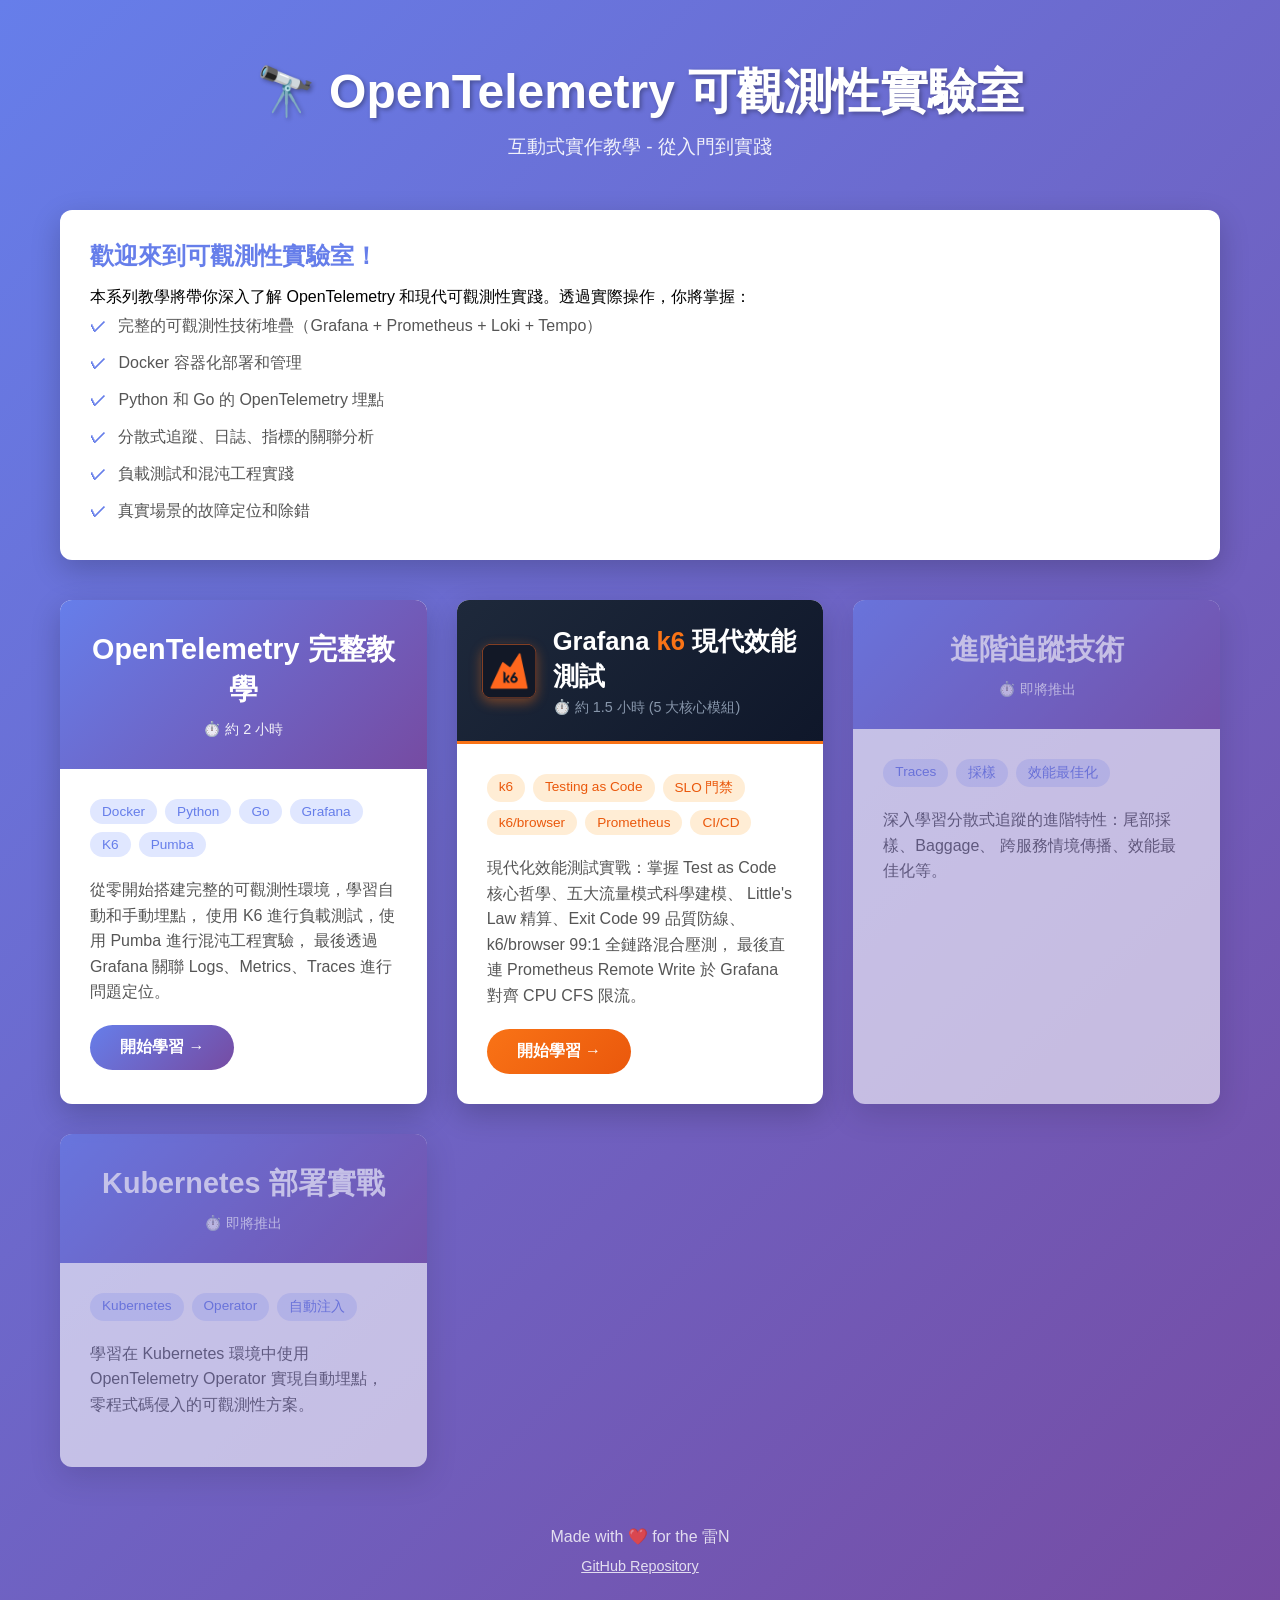
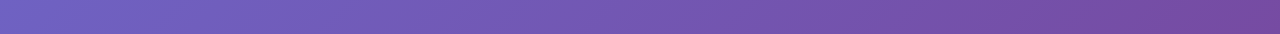
<file: codelabs/generated/index.html>
<!DOCTYPE html>
<html lang="zh-TW">
<head>
    <meta charset="UTF-8">
    <meta name="viewport" content="width=device-width, initial-scale=1.0">

    <!-- Primary Meta Tags -->
    <title>OpenTelemetry 可觀測性實驗室 - 互動式實作教學</title>
    <meta name="title" content="OpenTelemetry 可觀測性實驗室 - 互動式實作教學">
    <meta name="description" content="完整的 OpenTelemetry 可觀測性實驗室，學習 Logs、Metrics、Traces 三大支柱關聯。包含 Python/Go 自動與手動埋點、Grafana、Prometheus、Loki、Tempo 實戰教學。">
    <meta name="keywords" content="OpenTelemetry, 可觀測性, Observability, Grafana, Prometheus, Loki, Tempo, 分散式追蹤, Distributed Tracing, Metrics, Logs, Python, Go, Docker, Kubernetes, 監控, 教學, Tutorial">
    <meta name="author" content="雷N（呂健誠）">
    <meta name="robots" content="index, follow">
    <link rel="canonical" href="https://tedmax100.github.io/o11y_lab_for_dummies/">

    <!-- Open Graph / Facebook -->
    <meta property="og:type" content="website">
    <meta property="og:url" content="https://tedmax100.github.io/o11y_lab_for_dummies/">
    <meta property="og:title" content="OpenTelemetry 可觀測性實驗室 - 互動式實作教學">
    <meta property="og:description" content="完整的 OpenTelemetry 可觀測性實驗室，學習 Logs、Metrics、Traces 三大支柱關聯。包含 Python/Go 自動與手動埋點、Grafana 實戰教學。">
    <meta property="og:image" content="https://tedmax100.github.io/o11y_lab_for_dummies/og-image.png">
    <meta property="og:locale" content="zh_TW">
    <meta property="og:site_name" content="OpenTelemetry 可觀測性實驗室">

    <!-- Twitter -->
    <meta property="twitter:card" content="summary_large_image">
    <meta property="twitter:url" content="https://tedmax100.github.io/o11y_lab_for_dummies/">
    <meta property="twitter:title" content="OpenTelemetry 可觀測性實驗室 - 互動式實作教學">
    <meta property="twitter:description" content="完整的 OpenTelemetry 可觀測性實驗室，學習 Logs、Metrics、Traces 三大支柱關聯。">
    <meta property="twitter:image" content="https://tedmax100.github.io/o11y_lab_for_dummies/og-image.png">

    <!-- Theme Color -->
    <meta name="theme-color" content="#667eea">
    <meta name="apple-mobile-web-app-status-bar-style" content="#667eea">

    <!-- Favicon -->
    <link rel="icon" type="image/png" sizes="32x32" href="favicon-32x32.png">
    <link rel="icon" type="image/png" sizes="16x16" href="favicon-16x16.png">
    <link rel="apple-touch-icon" sizes="180x180" href="apple-touch-icon.png">

    <!-- Preconnect for performance -->
    <link rel="preconnect" href="https://fonts.googleapis.com">
    <link rel="dns-prefetch" href="https://fonts.googleapis.com">

    <style>
        * {
            margin: 0;
            padding: 0;
            box-sizing: border-box;
        }

        body {
            font-family: 'Segoe UI', Tahoma, Geneva, Verdana, sans-serif;
            background: linear-gradient(135deg, #667eea 0%, #764ba2 100%);
            min-height: 100vh;
            padding: 20px;
        }

        .container {
            max-width: 1200px;
            margin: 0 auto;
            padding: 40px 20px;
        }

        header {
            text-align: center;
            color: white;
            margin-bottom: 50px;
        }

        h1 {
            font-size: 3em;
            margin-bottom: 10px;
            text-shadow: 2px 2px 4px rgba(0,0,0,0.3);
        }

        .subtitle {
            font-size: 1.2em;
            opacity: 0.9;
        }

        .codelabs-grid {
            display: grid;
            grid-template-columns: repeat(auto-fit, minmax(350px, 1fr));
            gap: 30px;
            margin-top: 40px;
        }

        .codelab-card {
            background: white;
            border-radius: 12px;
            box-shadow: 0 10px 30px rgba(0,0,0,0.2);
            overflow: hidden;
            transition: transform 0.3s ease, box-shadow 0.3s ease;
            cursor: pointer;
        }

        .codelab-card:hover {
            transform: translateY(-5px);
            box-shadow: 0 15px 40px rgba(0,0,0,0.3);
        }

        .card-header {
            background: linear-gradient(135deg, #667eea 0%, #764ba2 100%);
            color: white;
            padding: 30px;
            text-align: center;
        }

        .card-header h2 {
            font-size: 1.8em;
            margin-bottom: 10px;
        }

        .card-header .duration {
            font-size: 0.9em;
            opacity: 0.9;
        }

        .card-body {
            padding: 30px;
        }

        .card-body p {
            color: #555;
            line-height: 1.6;
            margin-bottom: 20px;
        }

        .tags {
            display: flex;
            flex-wrap: wrap;
            gap: 8px;
            margin-bottom: 20px;
        }

        .tag {
            background: #e0e7ff;
            color: #667eea;
            padding: 5px 12px;
            border-radius: 20px;
            font-size: 0.85em;
            font-weight: 500;
        }

        .start-button {
            display: inline-block;
            background: linear-gradient(135deg, #667eea 0%, #764ba2 100%);
            color: white;
            padding: 12px 30px;
            border-radius: 25px;
            text-decoration: none;
            font-weight: 600;
            transition: transform 0.2s ease;
        }

        .start-button:hover {
            transform: scale(1.05);
        }

        .info-section {
            background: white;
            border-radius: 12px;
            padding: 30px;
            margin-bottom: 40px;
            box-shadow: 0 10px 30px rgba(0,0,0,0.2);
        }

        .info-section h3 {
            color: #667eea;
            margin-bottom: 15px;
            font-size: 1.5em;
        }

        .info-section ul {
            list-style: none;
            padding-left: 0;
        }

        .info-section li {
            padding: 8px 0;
            color: #555;
        }

        .info-section li:before {
            content: "✓ ";
            color: #667eea;
            font-weight: bold;
            margin-right: 8px;
        }

        footer {
            text-align: center;
            color: white;
            margin-top: 60px;
            opacity: 0.8;
        }
    </style>
</head>
<body>
    <div class="container">
        <header>
            <h1>🔭 OpenTelemetry 可觀測性實驗室</h1>
            <p class="subtitle">互動式實作教學 - 從入門到實踐</p>
        </header>

        <div class="info-section">
            <h3>歡迎來到可觀測性實驗室！</h3>
            <p>本系列教學將帶你深入了解 OpenTelemetry 和現代可觀測性實踐。透過實際操作，你將掌握：</p>
            <ul>
                <li>完整的可觀測性技術堆疊（Grafana + Prometheus + Loki + Tempo）</li>
                <li>Docker 容器化部署和管理</li>
                <li>Python 和 Go 的 OpenTelemetry 埋點</li>
                <li>分散式追蹤、日誌、指標的關聯分析</li>
                <li>負載測試和混沌工程實踐</li>
                <li>真實場景的故障定位和除錯</li>
            </ul>
        </div>

        <div class="codelabs-grid">
            <div class="codelab-card" onclick="window.location.href='o11y-lab-tutorial/index.html'">
                <div class="card-header">
                    <h2>OpenTelemetry 完整教學</h2>
                    <p class="duration">⏱️ 約 2 小時</p>
                </div>
                <div class="card-body">
                    <div class="tags">
                        <span class="tag">Docker</span>
                        <span class="tag">Python</span>
                        <span class="tag">Go</span>
                        <span class="tag">Grafana</span>
                        <span class="tag">K6</span>
                        <span class="tag">Pumba</span>
                    </div>
                    <p>
                        從零開始搭建完整的可觀測性環境，學習自動和手動埋點，
                        使用 K6 進行負載測試，使用 Pumba 進行混沌工程實驗，
                        最後透過 Grafana 關聯 Logs、Metrics、Traces 進行問題定位。
                    </p>
                    <a href="o11y-lab-tutorial/index.html" class="start-button">開始學習 →</a>
                </div>
            </div>

            <!-- Grafana k6 現代效能測試專欄卡片 -->
            <div class="codelab-card" onclick="window.location.href='k6-performance-testing/index.html'">
                <div class="card-header" style="background: linear-gradient(135deg, #1e293b 0%, #0f172a 100%); border-bottom: 3px solid #f97316; display: flex; align-items: center; justify-content: center; gap: 16px; padding: 24px;">
                    <img src="assets/images/k6-icon-square.png" alt="Grafana k6 Logo" style="width: 56px; height: 56px; border-radius: 12px; box-shadow: 0 4px 12px rgba(249, 115, 22, 0.4);">
                    <div style="text-align: left;">
                        <h2 style="margin: 0; font-size: 1.6em; color: #fff;">Grafana <span style="color: #f97316;">k6</span> 現代效能測試</h2>
                        <p class="duration" style="margin-top: 4px; color: #94a3b8;">⏱️ 約 1.5 小時 (5 大核心模組)</p>
                    </div>
                </div>
                <div class="card-body">
                    <div class="tags">
                        <span class="tag" style="background: #ffedd5; color: #ea580c;">k6</span>
                        <span class="tag" style="background: #ffedd5; color: #ea580c;">Testing as Code</span>
                        <span class="tag" style="background: #ffedd5; color: #ea580c;">SLO 門禁</span>
                        <span class="tag" style="background: #ffedd5; color: #ea580c;">k6/browser</span>
                        <span class="tag" style="background: #ffedd5; color: #ea580c;">Prometheus</span>
                        <span class="tag" style="background: #ffedd5; color: #ea580c;">CI/CD</span>
                    </div>
                    <p>
                        現代化效能測試實戰：掌握 Test as Code 核心哲學、五大流量模式科學建模、
                        Little's Law 精算、Exit Code 99 品質防線、k6/browser 99:1 全鏈路混合壓測，
                        最後直連 Prometheus Remote Write 於 Grafana 對齊 CPU CFS 限流。
                    </p>
                    <a href="k6-performance-testing/index.html" class="start-button" style="background: linear-gradient(135deg, #f97316 0%, #ea580c 100%);">開始學習 →</a>
                </div>
            </div>

            <!-- 可以在這裡新增更多教學卡片 -->
            <div class="codelab-card" style="opacity: 0.6; cursor: not-allowed;">
                <div class="card-header">
                    <h2>進階追蹤技術</h2>
                    <p class="duration">⏱️ 即將推出</p>
                </div>
                <div class="card-body">
                    <div class="tags">
                        <span class="tag">Traces</span>
                        <span class="tag">採樣</span>
                        <span class="tag">效能最佳化</span>
                    </div>
                    <p>
                        深入學習分散式追蹤的進階特性：尾部採樣、Baggage、
                        跨服務情境傳播、效能最佳化等。
                    </p>
                </div>
            </div>

            <div class="codelab-card" style="opacity: 0.6; cursor: not-allowed;">
                <div class="card-header">
                    <h2>Kubernetes 部署實戰</h2>
                    <p class="duration">⏱️ 即將推出</p>
                </div>
                <div class="card-body">
                    <div class="tags">
                        <span class="tag">Kubernetes</span>
                        <span class="tag">Operator</span>
                        <span class="tag">自動注入</span>
                    </div>
                    <p>
                        學習在 Kubernetes 環境中使用 OpenTelemetry Operator
                        實現自動埋點，零程式碼侵入的可觀測性方案。
                    </p>
                </div>
            </div>
        </div>

        <footer>
            <p>Made with ❤️ for the 雷N</p>
            <p style="margin-top: 10px; font-size: 0.9em;">
                <a href="https://github.com/tedmax100/o11y_lab_for_dummies"
                   style="color: white; text-decoration: underline;">
                    GitHub Repository
                </a>
            </p>
        </footer>
    </div>

    <!-- Structured Data (JSON-LD) -->
    <script type="application/ld+json">
    {
        "@context": "https://schema.org",
        "@type": "Course",
        "name": "OpenTelemetry 可觀測性實驗室",
        "description": "完整的 OpenTelemetry 可觀測性實驗室，學習 Logs、Metrics、Traces 三大支柱關聯。包含 Python/Go 自動與手動埋點、Grafana、Prometheus、Loki、Tempo 實戰教學。",
        "provider": {
            "@type": "Organization",
            "name": "雷N（呂健誠）",
            "url": "https://ganhua.wang/"
        },
        "url": "https://tedmax100.github.io/o11y_lab_for_dummies/",
        "inLanguage": "zh-TW",
        "educationalLevel": "Intermediate",
        "teaches": [
            "OpenTelemetry",
            "可觀測性",
            "分散式追蹤",
            "Grafana",
            "Prometheus",
            "Loki",
            "Tempo"
        ],
        "hasCourseInstance": {
            "@type": "CourseInstance",
            "courseMode": "online",
            "courseWorkload": "PT2H"
        }
    }
    </script>

    <script type="application/ld+json">
    {
        "@context": "https://schema.org",
        "@type": "WebSite",
        "name": "OpenTelemetry 可觀測性實驗室",
        "url": "https://tedmax100.github.io/o11y_lab_for_dummies/",
        "description": "互動式 OpenTelemetry 可觀測性教學平台",
        "inLanguage": "zh-TW",
        "author": {
            "@type": "Person",
            "name": "雷N（呂健誠）",
            "url": "https://ganhua.wang/"
        }
    }
    </script>
</body>
</html>
</file>
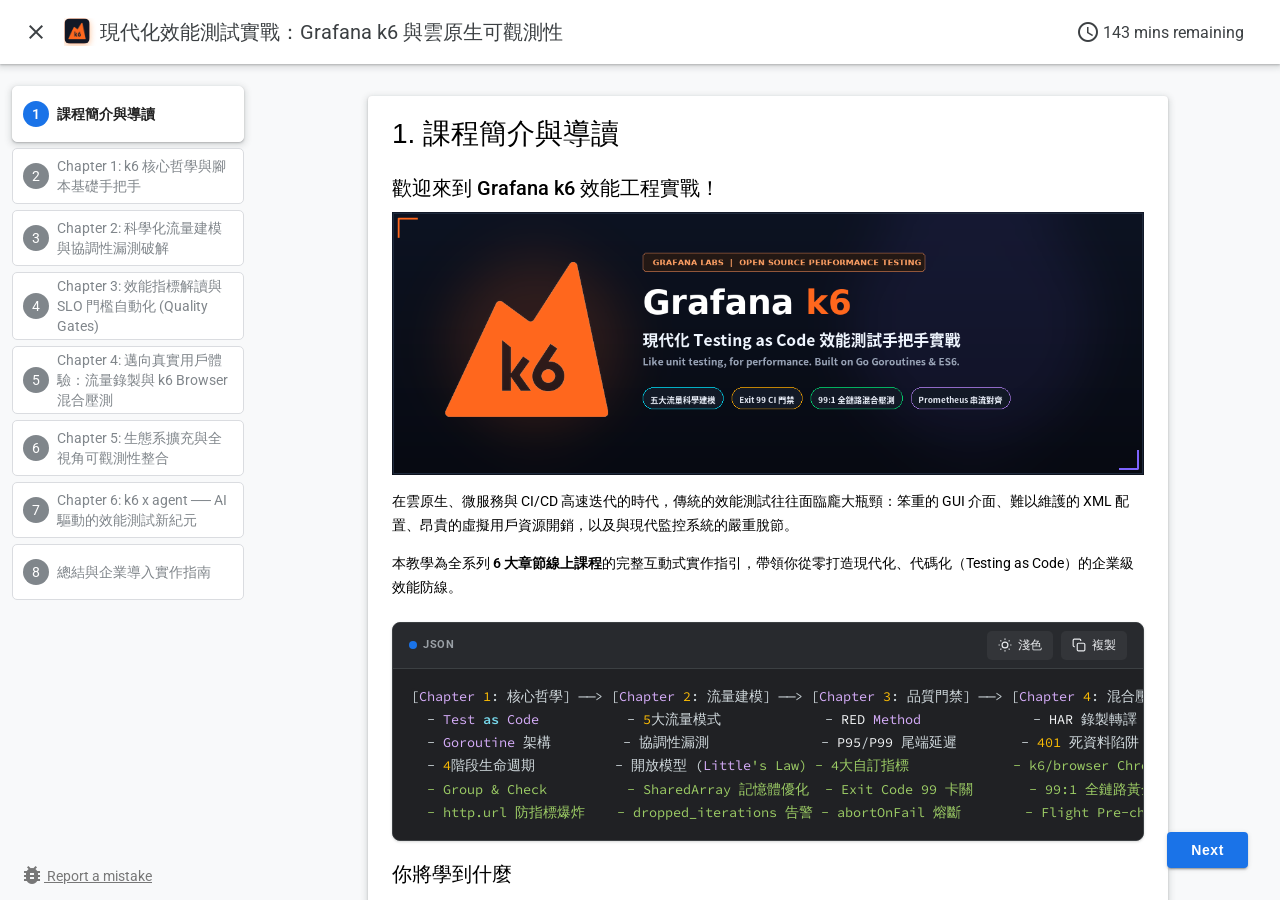
<file: codelabs/generated/k6-performance-testing/index.html>
<!doctype html>

<html>
<head>
  <meta name="viewport" content="width=device-width, minimum-scale=1.0, initial-scale=1.0, user-scalable=yes">
  <meta name="theme-color" content="#4F7DC9">
  <meta charset="UTF-8">
  <title>現代化效能測試實戰：Grafana k6 與雲原生可觀測性</title>
  <link rel="stylesheet" href="//fonts.googleapis.com/css?family=Source+Code+Pro:400|Roboto:400,300,400italic,500,700|Roboto+Mono">
  <link rel="stylesheet" href="//fonts.googleapis.com/icon?family=Material+Icons">
  <link rel="stylesheet" href="../claat-public/codelab-elements.css">
  <style>
    .success {
      color: #1e8e3e;
    }
    .error {
      color: red;
    }
  </style>
</head>
<body>
  <google-codelab-analytics gaid="UA-49880327-14"></google-codelab-analytics>
  <google-codelab codelab-gaid=""
                  id="k6-performance-testing"
                  title="現代化效能測試實戰：Grafana k6 與雲原生可觀測性"
                  environment="web"
                  feedback-link="https://github.com/tedmax100/o11y_lab_for_dummies/issues/new?template=codelabs-feedback.md&amp;labels=codelabs,documentation">
    
      <google-codelab-step label="課程簡介與導讀" duration="3">
        <h2 is-upgraded>歡迎來到 Grafana k6 效能工程實戰！</h2>
<p class="image-container"><img alt="Grafana k6 Banner" src="img/bd3cc069638c48f7.png"></p>
<p>在雲原生、微服務與 CI/CD 高速迭代的時代，傳統的效能測試往往面臨龐大瓶頸：笨重的 GUI 介面、難以維護的 XML 配置、昂貴的虛擬用戶資源開銷，以及與現代監控系統的嚴重脫節。</p>
<p>本教學為全系列 <strong>6 大章節線上課程</strong>的完整互動式實作指引，帶領你從零打造現代化、代碼化（Testing as Code）的企業級效能防線。</p>
<pre><code>[Chapter 1: 核心哲學] ──&gt; [Chapter 2: 流量建模] ──&gt; [Chapter 3: 品質門禁] ──&gt; [Chapter 4: 混合壓測] ──&gt; [Chapter 5: 可觀測性閉環] ──&gt; [Chapter 6: AI Agent 工程]
  - Test as Code           - 5大流量模式             - RED Method              - HAR 錄製轉譯            - 原生 Web Dashboard         - k6 x agent 雙引擎
  - Goroutine 架構         - 協調性漏測              - P95/P99 尾端延遲        - 401 死資料陷阱          - HTML 靜態報告 (Port=-1)    - 5大 Bundled Skills
  - 4階段生命週期          - 開放模型 (Little&#39;s Law) - 4大自訂指標             - k6/browser Chromium     - xk6 Docker 確定性編譯      - 原生 k6 x mcp 註冊
  - Group &amp; Check          - SharedArray 記憶體優化  - Exit Code 99 卡關       - 99:1 全鏈路黃金架構     - Prometheus Remote Write    - Owner Tag 冪等性防護
  - http.url 防指標爆炸    - dropped_iterations 告警 - abortOnFail 熔斷        - Flight Pre-check        - CPU CFS Throttling 對齊    - 6大編輯器全面支援
</code></pre>
<h2 is-upgraded>你將學到什麼</h2>
<ul>
<li><strong>Testing as Code</strong>：告別 XML 點擊操作，使用標準 ES6 JavaScript 撰寫高維護性的測試腳本。</li>
<li><strong>Go 語言並發威力</strong>：理解 Goroutine 如何在單機上以極低記憶體驅動數萬並發用戶。</li>
<li><strong>科學化流量建模</strong>：破解「協調性漏測 (Coordinated Omission)」盲點，運用利特爾法則（Little&#39;s Law）配置開放模型。</li>
<li><strong>精準品質門禁 (Quality Gates)</strong>：設定 P95/P99 尾端延遲 SLO，以 <strong>Exit Code 99</strong> 在 CI/CD 中自動阻斷不良發布。</li>
<li><strong>全鏈路混合壓測 (Hybrid Testing)</strong>：打造 <strong>99:1 黃金配比</strong>，兼顧後端高壓與前端 Core Web Vitals (LCP/FID/CLS) 真實渲染體驗。</li>
<li><strong>可觀測性閉環</strong>：接入 Prometheus Remote Write 與 Grafana，實現 API 延遲突波與 Kubernetes CPU CFS Throttling 雙時間軸對齊除錯。</li>
</ul>
<h2 is-upgraded>實驗環境要求</h2>
<ul>
<li><strong>作業系統</strong>：Linux、macOS 或 Windows (WSL2)</li>
<li><strong>硬體建議</strong>：至少 4 核心 CPU、8GB RAM</li>
<li><strong>必要工具</strong>： <ul>
<li><code>k6</code> CLI (v0.46.0+ 或更新版本)</li>
<li><code>Docker</code> 與 <code>Docker Compose</code></li>
<li>現代 Chromium 核心瀏覽器（Google Chrome / Chromium）</li>
</ul>
</li>
</ul>
<p>Positive : 本專案的所有配套演示腳本均已收錄於專案的 <a href="https://github.com/tedmax100/o11y_lab_for_dummies/tree/main/k6/demos" target="_blank"><code>k6/demos/</code></a> 目錄中，並通過本機環境完整實測！</p>


      </google-codelab-step>
    
      <google-codelab-step label="Chapter 1: k6 核心哲學與腳本基礎手把手" duration="15">
        <h2 is-upgraded>傳統壓測痛點 vs Testing as Code</h2>
<p>在過去十年間，Apache JMeter 是效能測試的代名詞。然而在現代 DevOps 與 GitOps 體系下，傳統工具帶來了三大致命痛點：</p>
<ol type="1">
<li><strong>配置維護地獄</strong>：肥大且巢狀的 XML 格式無法進行有意義的 Git Diff 與 Code Review，團隊多人協作必定發生 Merge Conflict。</li>
<li><strong>開發體驗斷層</strong>：後端與 SRE 工程師日常使用現代 IDE 與程式語言，卻被迫切換到老舊的 Java GUI 介面點擊拉節點，腳本淪為無人維護的技術債。</li>
<li><strong>CI/CD 自動化整合成本極高</strong>：啟動耗時、資源沉重，難以在輕量 CI Runner 容器中快速執行與退出。</li>
</ol>
<p><strong>Grafana k6</strong> 的核心哲學是 <strong>Testing as Code</strong>：以純粹的 JavaScript/ES6 撰寫測試，享有現代模組化、Linter、自動補全與版本控制優勢。</p>
<ul>
<li>🌐 <strong>k6 官方網站 (Official Site)</strong>：<a href="https://grafana.com/docs/k6/latest/" target="_blank">https://grafana.com/docs/k6/latest/</a>（Grafana k6 官方網站與完整文件中心）</li>
<li>🐙 <strong>GitHub 官方儲存庫 (Source Code)</strong>：<a href="https://github.com/grafana/k6" target="_blank">https://github.com/grafana/k6</a>（開源社群超過 25k+ Stars、純 Go 打造的高效能測試核心）</li>
</ul>
<p class="image-container"><img alt="k6 Testing as Code 核心架構與全鏈路閉環工作流" src="img/a801ea0233525bc2.png"></p>
<h2 is-upgraded>底層架構優勢：Goroutine vs 傳統執行緒</h2>
<p>k6 雖然腳本寫的是 JavaScript，但其底層執行引擎完全由 <strong>Go 語言</strong> 編寫（內建 Goja JS Runtime）：</p>
<table>
<tr><td colspan="1" rowspan="1"><p>評估維度</p>
</td><td colspan="1" rowspan="1"><p>傳統 JVM 工具 (JMeter)</p>
</td><td colspan="1" rowspan="1"><p>Grafana k6 (Go 引擎)</p>
</td></tr>
<tr><td colspan="1" rowspan="1"><p><strong>併發模型</strong></p>
</td><td colspan="1" rowspan="1"><p>One OS Thread per Virtual User (VU)</p>
</td><td colspan="1" rowspan="1"><p>Go Goroutine 輕量級協程</p>
</td></tr>
<tr><td colspan="1" rowspan="1"><p><strong>單 VU 記憶體開銷</strong></p>
</td><td colspan="1" rowspan="1"><p>1MB ~ 2MB (Thread Stack)</p>
</td><td colspan="1" rowspan="1"><p><strong>僅約 2KB ~ 4KB</strong></p>
</td></tr>
<tr><td colspan="1" rowspan="1"><p><strong>Context Switch 開銷</strong></p>
</td><td colspan="1" rowspan="1"><p>高 (由作業系統核心頻繁排程)</p>
</td><td colspan="1" rowspan="1"><p>極低 (由 Go Runtime 在使用者空間高效調度)</p>
</td></tr>
<tr><td colspan="1" rowspan="1"><p><strong>單機併發能力</strong></p>
</td><td colspan="1" rowspan="1"><p>約 1,000 ~ 2,000 VUs 即達硬體瓶頸</p>
</td><td colspan="1" rowspan="1"><p><strong>單台普通機器可輕鬆驅動 30,000+ VUs</strong></p>
</td></tr>
</table>
<h2 is-upgraded>k6 全平台安裝指南 (Installing k6)</h2>
<p>k6 為單一獨立二進位檔（Single Binary），不依賴外部執行環境（無須預裝 Node.js 或 Go）。完整二進位發行檔可直接至 <a href="https://github.com/grafana/k6/releases" target="_blank">k6 GitHub Releases</a> 取得，或依據您的作業系統選擇合適的套件管理員安裝：</p>
<h3 is-upgraded>1. Linux 安裝</h3>
<ul>
<li><strong>Debian / Ubuntu</strong> (使用官方 GPG 金鑰與 APT 軟體庫)：<pre><code language="language-bash" class="language-bash">sudo gpg -k
sudo gpg --no-default-keyring --keyring /usr/share/keyrings/k6-archive-keyring.gpg --keyserver hkp://keyserver.ubuntu.com:80 --recv-keys C5AD17C747E3415A3642D57D77C6C491D6AC1D69
echo &#34;deb [signed-by=/usr/share/keyrings/k6-archive-keyring.gpg] https://dl.k6.io/deb stable main&#34; | sudo tee /etc/apt/sources.list.d/k6.list
sudo apt-get update
sudo apt-get install k6
</code></pre>
</li>
<li><strong>Fedora / CentOS / RHEL</strong> (使用 DNF / YUM RPM 套件庫)：<pre><code language="language-bash" class="language-bash">sudo dnf install https://dl.k6.io/rpm/repo.rpm
sudo dnf install k6
</code></pre>
</li>
<li><strong>Arch Linux</strong>：<pre><code language="language-bash" class="language-bash">sudo pacman -S k6
</code></pre>
</li>
<li><strong>Snap</strong> (跨發行版套件)：<pre><code language="language-bash" class="language-bash">sudo snap install k6
</code></pre>
</li>
</ul>
<h3 is-upgraded>2. macOS 安裝 (Homebrew)</h3>
<p>macOS 用戶強烈建議透過 Homebrew 安裝，原生支援 Apple Silicon (M1~M4, ARM64) 與 Intel (x86_64)：</p>
<pre><code language="language-bash" class="language-bash">brew install k6
</code></pre>
<h3 is-upgraded>3. Windows 安裝</h3>
<ul>
<li><strong>Windows 10/11 官方推薦 (Winget)</strong>：<pre><code language="language-powershell" class="language-powershell">winget install k6 --source winget
</code></pre>
</li>
<li><strong>Chocolatey</strong>：<pre><code language="language-powershell" class="language-powershell">choco install k6
</code></pre>
</li>
<li><strong>MSI 安裝檔</strong>：前往 <a href="https://github.com/grafana/k6/releases" target="_blank">k6 GitHub Releases</a> 下載最新的 <code>.msi</code> 雙擊安裝，安裝程式會自動將 k6 新增至系統環境變數 PATH。</li>
<li><strong>WSL2</strong>：強烈建議在 Windows 上的開發者搭配 WSL2 (Ubuntu)，並依照 Linux Debian/Ubuntu 流程安裝，享有與雲端環境完全一致的壓測效能。</li>
</ul>
<h3 is-upgraded>4. Docker 容器化執行（免本機安裝）</h3>
<p>在 CI/CD Runner 或不希望變更本機系統的環境中，可直接拉取官方 Docker 映像檔：</p>
<pre><code language="language-bash" class="language-bash"># 透過管道 (Stdin) 直接執行腳本
docker run --rm -i grafana/k6 run - &lt;script.js

# 或掛載當前專案目錄並執行
docker run --rm -v $(pwd):/app -w /app grafana/k6 run script.js
</code></pre>
<h3 is-upgraded>5. 驗證安裝</h3>
<p>打開終端機，執行以下指令驗證安裝成果：</p>
<pre><code language="language-bash" class="language-bash">k6 version
</code></pre>
<p>輸出範例：<code>k6 v0.50.0 (go1.22.1, linux/amd64)</code>，確認出現版本資訊即代表安裝成功！</p>
<h2 is-upgraded>k6 CLI x AI 現代化工作流 (Configure AI Assistant &amp; MCP)</h2>
<p>隨著生成式 AI 技術成熟，現代效能工程不僅走向代碼化（Testing as Code），更邁入 <strong>AI 智慧賦能時代</strong>。Grafana k6 官方正式推出基於 <strong>Model Context Protocol (MCP)</strong> 的整合方案，將 k6 CLI 與現代 AI 助手（Cursor、Claude Desktop、VS Code Copilot、Antigravity 等）無縫串接。</p>
<h3 is-upgraded>1. 什麼是 k6 MCP Server？</h3>
<p>Model Context Protocol (MCP) 是一項開放協議，允許大語言模型安全地存取本地工具與上下文。Grafana 官方發布了 <code>@grafana/k6-mcp-server</code>，讓 AI 助手具備以下能力：</p>
<ul>
<li>取得官方最新 k6 API 與最佳實踐文檔。</li>
<li>在代碼編輯器中自動語法靜態檢驗。</li>
<li>直接驅動 k6 執行壓測並即時解析測試指標。</li>
</ul>
<h3 is-upgraded>2. 快速設定 k6 MCP Server</h3>
<p>在支援 MCP 的工具（如 Cursor、Claude Desktop 或 VS Code 擴充套件）的設定檔中，加入以下設定即可一鍵啟用（無需手動下載二進位檔，<code>npx</code> 會自動拉取執行）：</p>
<pre><code language="language-json" class="language-json">{
  &#34;mcpServers&#34;: {
    &#34;k6&#34;: {
      &#34;command&#34;: &#34;npx&#34;,
      &#34;args&#34;: [
        &#34;-y&#34;,
        &#34;@grafana/k6-mcp-server&#34;
      ]
    }
  }
}
</code></pre>
<p>如果環境中未安裝 Node.js，亦可前往官方 Releases 下載對應 OS 的獨立編譯版本並直接配置執行路徑。</p>
<h3 is-upgraded>3. MCP 工具庫 (Tools)、提示詞 (Prompts) 與資源 (Resources)</h3>
<p>k6 MCP Server 為 AI 助手賦予了三類關鍵能力：</p>
<ul>
<li><strong>工具 (Tools)</strong>： <ul>
<li><code>run_test</code>：允許 AI 助手直接在本機驅動 k6 執行指定的測試腳本，自動獲取並結構化解析 RPS、P95 延遲、錯誤碼等指標反饋。</li>
<li><code>validate_script</code>：在執行壓測前，由底層 AST 解析器對腳本進行靜態檢查，提早揪出 ES6 模組引用錯誤、生命週期階段錯置或 Thresholds 宣告不合規。</li>
<li><code>get_documentation</code>：動態向 k6 官方文檔庫檢索最新 API 規格（如 <code>k6/browser</code>、<code>k6/experimental/redis</code> 等），確保 AI 產出的代碼絕不幻覺過時的 API。</li>
</ul>
</li>
<li><strong>提示詞模板 (Prompts)</strong>： <ul>
<li>內建產生常規負載測試（依據特定 RPS 與坡度自動編寫腳本）。</li>
<li>將 OpenAPI/Swagger 規格或瀏覽器 HAR 錄製檔轉譯為 k6 測試情境。</li>
<li>診斷效能門禁違規（分析為何延遲超過閾值並給出具體優化建議）。</li>
</ul>
</li>
<li><strong>資源 (Resources)</strong>：即時提供官方範例庫、常用設定片段與各行業流量建模的最佳實踐模板。</li>
</ul>
<h3 is-upgraded>4. 使用 AI Agent 自主逆向生成完整測試套件 (Bootstrap with k6 x Agent)</h3>
<p>以往為一套複雜的後端系統撰寫效能測試需要耗費數天：開發者必須逐一閱讀 API 文件、手寫身分驗證邏輯、設計隨機資料池並校驗斷言。</p>
<p>利用 <strong>Bootstrap with k6 x Agent</strong> 工作流，AI 代理能自主完成全套工程交付：</p>
<pre><code>[專案代碼/OpenAPI/HAR 規格] ──&gt; [AI Agent 自主解析] ──&gt; [生成全情境壓測腳本] ──&gt; [validate_script + run_test (1 VU 冒煙)] ──&gt; [自動自癒微調] ──&gt; [生產就緒測試套件]
</code></pre>
<ol type="1">
<li><strong>資產自動探索 (Asset Discovery)</strong>：Agent 讀取專案中的 <code>openapi.yaml</code> 或前端網路請求錄製檔（<code>.har</code>）。</li>
<li><strong>情境自主建模 (Autonomous Modeling)</strong>：自動拆解出 Smoke、Load、Stress 測試情境，並配置合理的 P95 閾值門禁。</li>
<li><strong>閉環驗證與自癒 (Self-Healing Loop)</strong>：Agent 自動調用 <code>validate_script</code> 校驗語法，並以 1 個 VU 發動 <code>run_test</code> 驗證真實 API 通訊；一旦遇到 401 Unauthorized 或 422 Unprocessable Entity，Agent 自行修正請求標頭與 Body 格式，直到全數 Pass！</li>
</ol>
<p>Positive : 透過 k6 CLI 與 AI 助手的深度融合，效能測試從「少數效能專家的專屬重擔」，變成了「每位開發者在 IDE 內隨手即可生成的日常防線」！在後續的 <strong>Chapter 6</strong> 中，我們將專章深入探索 <code>k6 x agent</code> 如何以原生雙引擎一鍵配置 5 大技能包與原生 MCP 伺服器！</p>
<h2 is-upgraded>k6 四階段生命週期 (Lifecycle)</h2>
<p>理解 k6 的生命週期是撰寫正確腳本的第一步：</p>
<pre><code language="language-javascript" class="language-javascript">// 1. Init Context (初始化階段：每個 VU 載入時執行一次，嚴禁在此發送 HTTP 請求！)
import http from &#39;k6/http&#39;;
import { check, sleep } from &#39;k6&#39;;

export const options = { vus: 10, duration: &#39;30s&#39; };

// 2. Setup Context (全域準備階段：壓測開始前全域只跑一次)
export function setup() {
  const token = &#39;login-and-fetch-global-token&#39;;
  return { authToken: token };
}

// 3. VU Code / Default (預設執行階段：每個 VU 在測試期間依頻率反覆迴圈執行)
export default function (data) {
  const res = http.get(&#39;https://test.k6.io&#39;, {
    headers: { Authorization: `Bearer ${data.authToken}` },
  });
  check(res, { &#39;status is 200&#39;: (r) =&gt; r.status === 200 });
  sleep(1);
}

// 4. Teardown Context (全域收尾階段：所有 VU 結束後全域只跑一次)
export function teardown(data) {
  console.log(&#39;壓測結束，清理測試資料...&#39;);
}
</code></pre>
<h2 is-upgraded>k6 執行設定與常用 Options 全指南 (Configuration &amp; Options Guide)</h2>
<p>在上述生命週期範例中，我們看見了 <code>export const options = { vus: 10, duration: '30s' };</code>。 <strong>Options（執行選項）</strong> 是 k6 壓測的大腦與調度中樞，用來精準定義壓測的規模、時間、行為特徵、品質門檻與輸出目標。</p>
<p>官方文檔深入導讀：</p>
<ul>
<li>官方設定指引教學：<a href="https://grafana.com/docs/k6/latest/using-k6/k6-options/how-to/" target="_blank">How to set k6 options</a></li>
<li>官方完整 Options 參考手冊：<a href="https://grafana.com/docs/k6/latest/using-k6/k6-options/reference/" target="_blank">k6 options reference</a></li>
</ul>
<h3 is-upgraded>1. 設定 Options 的三種主要途徑</h3>
<p>以最常見的「<strong>10 個虛擬使用者 (VUs)</strong> 且<strong>執行 30 秒 (Duration)</strong>」為例，k6 提供了三種靈活的宣告途徑：</p>
<h4 is-upgraded>(1) 腳本內宣告 (In-script Options)</h4>
<p>直接在 JavaScript 檔案頂層匯出名為 <code>options</code> 的物件。這是官方最推薦的標準作法（Testing as Code），可將測試規格直接納入 Git 版本控管：</p>
<pre><code language="language-javascript" class="language-javascript">export const options = {
  vus: 10,
  duration: &#39;30s&#39;,
};

export default function () {
  // 測試邏輯...
}
</code></pre>
<h4 is-upgraded>(2) 命令列旗標 (CLI Flags)</h4>
<p>在執行 <code>k6 run</code> 時透過命令列參數直接傳入：</p>
<pre><code language="language-bash" class="language-bash">k6 run --vus 10 --duration 30s script.js
</code></pre>
<p>命令列旗標提供了最高靈活度，特別適合：</p>
<ul>
<li>本機除錯時快速以 <code>--vus 1 --duration 5s</code> 進行冒煙驗證。</li>
<li>CI/CD Pipeline 依據當前部署環境（如 Dev, Staging, Prod）動態傳入不同規模的壓測參數。</li>
</ul>
<h4 is-upgraded>(3) 環境變數 (Environment Variables)</h4>
<p>所有 k6 Options 都有對應的全大寫前綴 <code>K6_</code> 環境變數：</p>
<pre><code language="language-bash" class="language-bash">K6_VUS=10 K6_DURATION=30s k6 run script.js
</code></pre>
<p>非常適用於 Docker 容器執行、Kubernetes Job / Pod 宣告、或 CI/CD 的 Secret / ConfigMap 注入。</p>
<h3 is-upgraded>2. Options 四層設定優先級 (Precedence Order)</h3>
<p>當同一個 Option 同時在多處被設定時，k6 依照嚴格的**覆蓋原則（由高至低）**進行解析：</p>
<pre><code>[1. CLI Flags (最高)] ──&gt; [2. Environment Variables] ──&gt; [3. In-script options] ──&gt; [4. Default Values (最低)]
</code></pre>
<table>
<tr><td colspan="1" rowspan="1"><p>優先層級</p>
</td><td colspan="1" rowspan="1"><p>設定方式</p>
</td><td colspan="1" rowspan="1"><p>範例</p>
</td><td colspan="1" rowspan="1"><p>說明</p>
</td></tr>
<tr><td colspan="1" rowspan="1"><p><strong>1 (最高)</strong></p>
</td><td colspan="1" rowspan="1"><p><strong>CLI Flags</strong></p>
</td><td colspan="1" rowspan="1"><p><code>k6 run --vus 50</code></p>
</td><td colspan="1" rowspan="1"><p>命令列傳入的旗標具備絕對最高覆蓋權</p>
</td></tr>
<tr><td colspan="1" rowspan="1"><p><strong>2 (次高)</strong></p>
</td><td colspan="1" rowspan="1"><p><strong>Environment Variables</strong></p>
</td><td colspan="1" rowspan="1"><p><code>export K6_VUS=30</code></p>
</td><td colspan="1" rowspan="1"><p>系統環境變數覆蓋腳本內建值</p>
</td></tr>
<tr><td colspan="1" rowspan="1"><p><strong>3 (中等)</strong></p>
</td><td colspan="1" rowspan="1"><p><strong>In-script </strong><strong><code>options</code></strong></p>
</td><td colspan="1" rowspan="1"><p><code>export const options = { vus: 10 }</code></p>
</td><td colspan="1" rowspan="1"><p>腳本代碼內部宣告的值</p>
</td></tr>
<tr><td colspan="1" rowspan="1"><p><strong>4 (最低)</strong></p>
</td><td colspan="1" rowspan="1"><p><strong>Default Values</strong></p>
</td><td colspan="1" rowspan="1"><p><code>vus: 1</code>, <code>iterations: 1</code></p>
</td><td colspan="1" rowspan="1"><p>若完全未指定，k6 採用的預設安全值</p>
</td></tr>
</table>
<p>Positive : <strong>實戰技巧</strong>：這種階層優先級讓團隊可以將標準負載腳本提交到 Git（例如腳本內寫 <code>vus: 100, duration: '10m'</code>），但在本地開發或 CI 冒煙檢查時，只需加上 <code>k6 run --vus 1 -i 1 script.js</code> 即可瞬間覆蓋，完全不用改動程式碼！</p>
<h3 is-upgraded>3. 常用 Options 實用分類速查表</h3>
<p>在實際工程專案中，除了 <code>--vus</code> 與 <code>--duration</code> 之外，以下是業界最常用的 Options 清單：</p>
<h4 is-upgraded>A. 負載規模與時間控制 (Workload &amp; Duration)</h4>
<table>
<tr><td colspan="1" rowspan="1"><p>Option 屬性</p>
</td><td colspan="1" rowspan="1"><p>CLI 旗標</p>
</td><td colspan="1" rowspan="1"><p>型態 / 範例</p>
</td><td colspan="1" rowspan="1"><p>說明與典型場景</p>
</td></tr>
<tr><td colspan="1" rowspan="1"><p><code>vus</code></p>
</td><td colspan="1" rowspan="1"><p><code>--vus</code>, <code>-u</code></p>
</td><td colspan="1" rowspan="1"><p>數值（如 <code>10</code>）</p>
</td><td colspan="1" rowspan="1"><p><strong>虛擬使用者數 (Virtual Users)</strong>。同時並行執行的 VU 總數。</p>
</td></tr>
<tr><td colspan="1" rowspan="1"><p><code>duration</code></p>
</td><td colspan="1" rowspan="1"><p><code>--duration</code>, <code>-d</code></p>
</td><td colspan="1" rowspan="1"><p>字串（如 <code>'30s'</code>, <code>'5m'</code>, <code>'1h'</code>）</p>
</td><td colspan="1" rowspan="1"><p><strong>測試持續時間</strong>。所有 VU 在此時間內反覆迴圈執行。</p>
</td></tr>
<tr><td colspan="1" rowspan="1"><p><code>iterations</code></p>
</td><td colspan="1" rowspan="1"><p><code>--iterations</code>, <code>-i</code></p>
</td><td colspan="1" rowspan="1"><p>數值（如 <code>100</code>）</p>
</td><td colspan="1" rowspan="1"><p><strong>總迭代次數</strong>。所有 VU 累計完成指定次數後即結束（適合冒煙或批次測試）。</p>
</td></tr>
<tr><td colspan="1" rowspan="1"><p><code>stages</code></p>
</td><td colspan="1" rowspan="1"><p><code>--stage</code></p>
</td><td colspan="1" rowspan="1"><p>陣列（如 <code>[{ duration: '1m', target: 50 }]</code>）</p>
</td><td colspan="1" rowspan="1"><p><strong>階梯式負載</strong>。依時間動態調整 VU 數量，實現漸進爬坡 (Ramp-up) 與降溫 (Ramp-down)。</p>
</td></tr>
<tr><td colspan="1" rowspan="1"><p><code>scenarios</code></p>
</td><td colspan="1" rowspan="1"><p><em>(無單一旗標)</em></p>
</td><td colspan="1" rowspan="1"><p>物件</p>
</td><td colspan="1" rowspan="1"><p><strong>進階多情境調度</strong>。支援不同 Executor（如按固定抵達率 RPS、或不同執行函式並行）。</p>
</td></tr>
</table>
<h4 is-upgraded>B. 品質門禁與 SLA 判定 (Quality Gates &amp; Thresholds)</h4>
<table>
<tr><td colspan="1" rowspan="1"><p>Option 屬性</p>
</td><td colspan="1" rowspan="1"><p>CLI 旗標</p>
</td><td colspan="1" rowspan="1"><p>型態 / 範例</p>
</td><td colspan="1" rowspan="1"><p>說明與典型場景</p>
</td></tr>
<tr><td colspan="1" rowspan="1"><p><code>thresholds</code></p>
</td><td colspan="1" rowspan="1"><p><em>(無單一旗標)</em></p>
</td><td colspan="1" rowspan="1"><p>物件</p>
</td><td colspan="1" rowspan="1"><p><strong>宣告式 SLA/SLO 門檻</strong>。例如 <code>http_req_duration: ['p(95)<200']</code>（95% 請求需在 200ms 內完成）。若失敗則 k6 退出碼非 0，直接熔斷 CI/CD。</p>
</td></tr>
</table>
<h4 is-upgraded>C. 網路協定與連線行為 (Network &amp; Protocols)</h4>
<table>
<tr><td colspan="1" rowspan="1"><p>Option 屬性</p>
</td><td colspan="1" rowspan="1"><p>CLI 旗標</p>
</td><td colspan="1" rowspan="1"><p>型態 / 範例</p>
</td><td colspan="1" rowspan="1"><p>說明與典型場景</p>
</td></tr>
<tr><td colspan="1" rowspan="1"><p><code>noConnectionReuse</code></p>
</td><td colspan="1" rowspan="1"><p><code>--no-connection-reuse</code></p>
</td><td colspan="1" rowspan="1"><p>布林（預設 <code>false</code>）</p>
</td><td colspan="1" rowspan="1"><p><strong>停用 HTTP 連線複用 (Keep-Alive)</strong>。每次請求強制建立全新 TCP/TLS 握手，考驗伺服器高頻建連能力。</p>
</td></tr>
<tr><td colspan="1" rowspan="1"><p><code>insecureSkipTLSVerify</code></p>
</td><td colspan="1" rowspan="1"><p><code>--insecure-skip-tls-verify</code></p>
</td><td colspan="1" rowspan="1"><p>布林（預設 <code>false</code>）</p>
</td><td colspan="1" rowspan="1"><p><strong>跳過 SSL 憑證檢查</strong>。在開發或 Staging 環境遇到自簽憑證或無效 HTTPS 時必備。</p>
</td></tr>
<tr><td colspan="1" rowspan="1"><p><code>rps</code></p>
</td><td colspan="1" rowspan="1"><p><code>--rps</code></p>
</td><td colspan="1" rowspan="1"><p>數值（如 <code>500</code>）</p>
</td><td colspan="1" rowspan="1"><p><strong>每秒最大請求數上限</strong>。限制全域每秒發出的 HTTP 請求，防止壓測本機把受測系統徹底癱瘓。</p>
</td></tr>
<tr><td colspan="1" rowspan="1"><p><code>userAgent</code></p>
</td><td colspan="1" rowspan="1"><p><code>--user-agent</code></p>
</td><td colspan="1" rowspan="1"><p>字串（如 <code>'k6-load-tester/1.0'</code>）</p>
</td><td colspan="1" rowspan="1"><p><strong>自訂 User-Agent</strong>。方便受測後端透過存取日誌過濾並辨識壓測流量。</p>
</td></tr>
</table>
<h4 is-upgraded>D. 觀察性、除錯與報表輸出 (Observability &amp; Debugging)</h4>
<table>
<tr><td colspan="1" rowspan="1"><p>Option 屬性</p>
</td><td colspan="1" rowspan="1"><p>CLI 旗標</p>
</td><td colspan="1" rowspan="1"><p>型態 / 範例</p>
</td><td colspan="1" rowspan="1"><p>說明與典型場景</p>
</td></tr>
<tr><td colspan="1" rowspan="1"><p><code>httpDebug</code></p>
</td><td colspan="1" rowspan="1"><p><code>--http-debug</code>, <code>--http-debug="full"</code></p>
</td><td colspan="1" rowspan="1"><p>字串 / 布林</p>
</td><td colspan="1" rowspan="1"><p><strong>HTTP 詳細除錯模式</strong>。在終端機完整印出所有發送與接收的 HTTP Header 及 Body，排查 4xx/5xx 首選。</p>
</td></tr>
<tr><td colspan="1" rowspan="1"><p><code>summaryExport</code></p>
</td><td colspan="1" rowspan="1"><p><code>--summary-export=summary.json</code></p>
</td><td colspan="1" rowspan="1"><p>檔案路徑</p>
</td><td colspan="1" rowspan="1"><p><strong>匯出結構化測試摘要</strong>。將最終統計數據存為 JSON，供 CI/CD Pipeline 解析或發送 Slack 通報。</p>
</td></tr>
<tr><td colspan="1" rowspan="1"><p><code>tags</code></p>
</td><td colspan="1" rowspan="1"><p><code>--tag key=value</code></p>
</td><td colspan="1" rowspan="1"><p>物件 / 鍵值對</p>
</td><td colspan="1" rowspan="1"><p><strong>全域標籤</strong>。為本次測試的所有指標打上維度標籤（如 <code>env: staging</code>, <code>service: payment</code>）。</p>
</td></tr>
<tr><td colspan="1" rowspan="1"><p><em>(匯出串流)</em></p>
</td><td colspan="1" rowspan="1"><p><code>-o</code>, <code>--out <plugin></code></p>
</td><td colspan="1" rowspan="1"><p>外掛名稱 / URL</p>
</td><td colspan="1" rowspan="1"><p><strong>指標串流外銷</strong>。將即時時序指標直接推送至 Prometheus、InfluxDB、Datadog 或 Grafana Cloud。</p>
</td></tr>
</table>
<h2 is-upgraded>軟斷言 check() 與避免高基數爆炸</h2>
<ul>
<li><strong>check() 是軟斷言</strong>：與單元測試中斷執行的 <code>assert</code> 不同，k6 的 <code>check()</code> 失敗時<strong>不會停止測試</strong>，而是記錄成功率。這確保了在大規模壓測中能精確統計出 99.9% 成功率，而非因偶發錯誤中途夭折。</li>
<li><strong>避免高基數維度爆炸 (High Cardinality)</strong>：嚴禁寫出 <code>http.get('/api/users/' + userId)</code>。當萬人併發產生數萬個不同 URL 時，Prometheus/Grafana 會因時序暴增而 OOM 崩潰！正確寫法是使用模板標籤函式：<code>http.url`https://api.example.com/users/${userId}`</code> ，指標將自動聚合在同一名稱下。</li>
</ul>
<h2 is-upgraded>實作演練：執行第一支生命週期測試與 CLI Options 實戰</h2>
<p class="image-container"><img alt="k6 CLI 終端實機執行展示 (3 大情境動態輪播)" src="img/a5f7262f82d765dd.gif"></p>
<p>打開終端機，依序執行專案為您準備好的 3 組實戰指令，親身體驗生命週期、CLI 覆蓋與通訊除錯：</p>
<h3 is-upgraded>步驟 1：依照腳本內預設 Options 執行 (vus: 2, iterations: 4)</h3>
<p>體驗 k6 標準四階段生命週期的執行次序（Init ➔ Setup ➔ VU Code ➔ Teardown）與 100% 宣告式斷言：</p>
<pre><code language="language-bash" class="language-bash">k6 run k6/demos/ch1_lifecycle_and_checks.js
</code></pre>
<p class="image-container"><img alt="DEMO 1: 腳本預設生命週期執行成果" src="img/c5fc873fb5b3ddec.png"></p>
<h3 is-upgraded>步驟 2：實踐 CLI 覆蓋技巧：動態改為 10 個 VU 執行 30 秒</h3>
<p>透過 CLI 旗標瞬間覆蓋程式碼內部設定，同時調度 10 條 Goroutine 協程發動並行負載加壓：</p>
<pre><code language="language-bash" class="language-bash">k6 run --vus 10 --duration 30s k6/demos/ch1_lifecycle_and_checks.js
</code></pre>
<p class="image-container"><img alt="DEMO 2: CLI Options 覆蓋實戰成果" src="img/7253ad9094820fa2.png"></p>
<h3 is-upgraded>步驟 3：搭配 HTTP 除錯旗標觀察底層通訊 Header 與 Body (單一 VU 冒煙模式)</h3>
<p>加上 <code>--http-debug</code> 旗標透視底層 HTTP Request（包含 Mock JWT Token）與 200 OK Response 封包細節：</p>
<pre><code language="language-bash" class="language-bash">k6 run --vus 1 --iterations 1 --http-debug k6/demos/ch1_lifecycle_and_checks.js
</code></pre>
<p class="image-container"><img alt="DEMO 3: HTTP 除錯封包透視成果" src="img/3d493caf05bcf1da.png"></p>
<p>Positive : <strong>實踐心得</strong>：觀察終端機輸出，確認 Init、Setup、VU Code 與 Teardown 的執行順序！體驗 CLI 參數如何即時覆蓋腳本預設值，以及 <code>--http-debug</code> 如何在毫秒間抓出通訊異常。</p>


      </google-codelab-step>
    
      <google-codelab-step label="Chapter 2: 科學化流量建模與協調性漏測破解" duration="25">
        <h2 is-upgraded>流量建模核心哲學：拒絕「盲測」</h2>
<p>在現代效能工程中，最危險的迷思就是「<strong>隨便開 100 個 VU，跑跑看系統會不會死</strong>」。這種毫無章法的盲測存在三重致命缺陷：</p>
<ol type="1">
<li><strong>無法反映真實使用者行為</strong>：真實世界的使用者並不會在同一個時間步調一致地發起請求，更不會在伺服器卡頓時集體暫停等待。</li>
<li><strong>掩蓋架構瓶頸</strong>：盲目加壓只會引發無效的連線堆疊或本機埠耗盡，無法精確定位瓶頸究竟是在資料庫連線池、執行緒排隊、還是記憶體垃圾回收 (GC)。</li>
<li><strong>產出誤導性的 SLA 結論</strong>：未經流量特徵調校的數據無法指導生產環境的 Kubernetes HPA（水平自動擴展）設定與容量規劃。</li>
</ol>
<p>真正的<strong>科學化流量建模 (Scientific Traffic Modeling)</strong> 必須緊扣三大核心維度：</p>
<ul>
<li><strong>併發用戶數 (Virtual Users, VU)</strong> vs <strong>請求抵達率 (Arrival Rate, RPS)</strong> 的本質解耦。</li>
<li><strong>思考時間 (Think Time)</strong> 與 <strong>使用者會話週期 (User Session Lifecycle)</strong> 的擬真分佈。</li>
<li><strong>流量波形 (Traffic Waveforms)</strong>：依據業務節奏設計階梯爬坡、穩態高原、突發尖峰與耐久浸泡。</li>
</ul>
<h2 is-upgraded>五大經典壓測模式深度技術解剖</h2>
<p>在撰寫 k6 測試前，必須先依據業務場景嚴格定義流量波形。以下解構業界最關鍵的五大經典壓測模式：</p>
<h3 is-upgraded>1. Smoke Testing（冒煙測試 / 腳本驗證）</h3>
<ul>
<li><strong>業務目標</strong>：極小負載下的功能性「健康校驗」。通常在壓測腳本剛寫完、或微服務新版本部署至 Staging 環境時執行，確認 API 路由、鑑權 Token、資料庫連線通暢無阻。</li>
<li><strong>流量特徵</strong>：1~2 個 VU，測試時長 30 秒至 1 分鐘。</li>
<li><strong>配置範例</strong>：</li>
</ul>
<pre><code language="language-javascript" class="language-javascript">export const options = {
  vus: 1,
  duration: &#39;1m&#39;,
  thresholds: {
    &#39;http_req_failed&#39;: [&#39;rate==0&#39;], // 冒煙測試嚴禁出現任何錯誤
    &#39;checks&#39;: [&#39;rate==1.0&#39;],        // 所有業務斷言必須百分之百通過
  },
};
</code></pre>
<h3 is-upgraded>2. Load Testing（常規負載測試 / 階梯波形）</h3>
<ul>
<li><strong>業務目標</strong>：評估系統在預期的日常峰值流量下的吞吐量、平均延遲與 P95/P99 表現，驗證是否符合業務 SLA/SLO。</li>
<li><strong>流量波形</strong>：經典三段式波形： <ol type="1">
<li><strong>預熱緩升 (Ramp-up)</strong>：讓快取預熱、連線池逐步建立，避免冷啟動擊穿。</li>
<li><strong>尖峰高原期 (Plateau / Steady State)</strong>：維持高負載持續觀察系統資源是否穩定。</li>
<li><strong>平緩降速 (Ramp-down)</strong>：驗證連線資源、GC、執行緒池是否能優雅釋放與回收。</li>
</ol>
</li>
</ul>
<pre><code>VU
 ^          ┌───────────────┐ (高原穩態 Plateau)
 |         /                 \
 |        /                   \
 |       /                     \
 |      / (爬坡 Ramp-up)        \ (降載 Ramp-down)
 0 ────┴─────────────────────────┴────&gt; Time
</code></pre>
<ul>
<li><strong>配置範例</strong>：</li>
</ul>
<pre><code language="language-javascript" class="language-javascript">export const options = {
  stages: [
    { duration: &#39;3m&#39;, target: 50 },  // 3 分鐘內平緩爬升至 50 VUs
    { duration: &#39;10m&#39;, target: 50 }, // 在 50 VUs 高原期維持 10 分鐘，觀察穩態
    { duration: &#39;3m&#39;, target: 0 },   // 3 分鐘內平緩降載至 0，驗證資源釋放
  ],
  thresholds: {
    &#39;http_req_duration&#39;: [&#39;p(95)&lt;1500&#39;], // 95% 請求延遲必須在 1.5 秒以內
    &#39;http_req_failed&#39;: [&#39;rate&lt;0.01&#39;],    // 錯誤率必須低於 1%
  },
};
</code></pre>
<h3 is-upgraded>3. Stress Testing（極限壓力測試 / 斷裂點探尋）</h3>
<ul>
<li><strong>業務目標</strong>：衝破安全水位，以漸進式階梯持續加壓，直到系統出現吞吐量下降、延遲陡增或錯誤率飆高的「拐點 (Knee Point)」。其目的不是驗證及格，而是找出「<strong>系統極限承載力在哪裡</strong>」以及「<strong>系統在崩潰時能否優雅降級</strong>」。</li>
<li><strong>流量波形</strong>：階梯式攀升 (Step-up Ladder)，步步進逼極限。</li>
</ul>
<pre><code>VU
 ^                  ┌───────┐
 |              ┌───┘       └───┐
 |          ┌───┘               └───┐
 |      ┌───┘                       └───┐
 0 ─────┴───────────────────────────────┴────&gt; Time
</code></pre>
<ul>
<li><strong>配置範例</strong>：</li>
</ul>
<pre><code language="language-javascript" class="language-javascript">export const options = {
  stages: [
    { duration: &#39;2m&#39;, target: 50 },   // 第一階：50 VUs
    { duration: &#39;3m&#39;, target: 50 },
    { duration: &#39;2m&#39;, target: 100 },  // 第二階：加壓至 100 VUs
    { duration: &#39;3m&#39;, target: 100 },
    { duration: &#39;2m&#39;, target: 200 },  // 第三階：衝刺至 200 VUs
    { duration: &#39;3m&#39;, target: 200 },
    { duration: &#39;2m&#39;, target: 300 },  // 第四階：極限 300 VUs (尋找崩潰點)
    { duration: &#39;3m&#39;, target: 300 },
    { duration: &#39;3m&#39;, target: 0 },    // 冷卻收尾
  ],
  thresholds: {
    // 壓力測試允許較寬鬆的門檻，但需捕捉崩潰拐點
    &#39;http_req_failed&#39;: [&#39;rate&lt;0.05&#39;], 
  },
};
</code></pre>
<h3 is-upgraded>4. Spike Testing（突發尖峰測試 / 閃崩衝擊）</h3>
<ul>
<li><strong>業務目標</strong>：模擬極端瞬時暴衝流量（例如限量球鞋開搶、全站推播促銷、地震即時速報），考驗微服務架構的「抗震力」與「彈性自癒能力 (Self-Healing)」。重點觀察： <ul>
<li>Kubernetes HPA 水平擴展的反應延遲（從監控警報到 Pod Ready 是否太慢）。</li>
<li>Redis 快取與資料庫連線池是否瞬間被連鎖擊穿 (Thundering Herd)。</li>
<li>消息隊列 (Kafka/RabbitMQ) 能否成功蓄洪緩衝。</li>
</ul>
</li>
<li><strong>流量波形</strong>：垂直衝天型 (Vertical Surge)，數十秒內激增 10x ~ 50x，短暫停留後急降，再觀察自癒期。</li>
</ul>
<pre><code>VU
 ^          ┌┐ (瞬間暴衝 Spike)
 |          ||
 |          ||
 |      ────┘└─── (自癒觀察期 Recovery)
 0 ───────────────────────────────&gt; Time
</code></pre>
<ul>
<li><strong>配置範例</strong>：</li>
</ul>
<pre><code language="language-javascript" class="language-javascript">export const options = {
  stages: [
    { duration: &#39;30s&#39;, target: 10 },   // 基準低負載
    { duration: &#39;10s&#39;, target: 200 },  // 10 秒內瞬間暴增 20 倍至 200 VUs！
    { duration: &#39;1m&#39;, target: 200 },   // 高壓衝擊維持 1 分鐘
    { duration: &#39;10s&#39;, target: 10 },   // 10 秒內急降回基準 10 VUs
    { duration: &#39;2m&#39;, target: 10 },    // 自癒觀察期：確認系統是否恢復正常響應
    { duration: &#39;10s&#39;, target: 0 },
  ],
};
</code></pre>
<h3 is-upgraded>5. Soak Testing（浸泡耐久測試 / 耐力長跑）</h3>
<ul>
<li><strong>業務目標</strong>：在系統安全水位（約 70%~80% 負載）下長跑數小時至數十小時，專門揪出短時間壓測看不出來的「<strong>四大隱形殺手</strong>」： <ol type="1">
<li><strong>記憶體洩漏 (Memory Leak)</strong>：底層全域變數、快取未設置 TTL 或 Event Listener 未解綁，長時間運行導致 JVM/V8 堆疊溢位 (OOM)。</li>
<li><strong>連線池洩漏 (Connection Pool Exhaustion)</strong>：資料庫 Query 或 HTTP Client 連線未顯式關閉，累積數小時後池化連線耗盡。</li>
<li><strong>日誌與磁碟爆滿 (Disk Full)</strong>：無上限日誌堆積填滿 Pod 磁碟空間引發 Evicted。</li>
<li><strong>認證憑證失效 (Token Expiration)</strong>：JWT/OAuth Token 長期運行未刷新，引發大面積 401 故障。</li>
</ol>
</li>
<li><strong>配置範例</strong>：</li>
</ul>
<pre><code language="language-javascript" class="language-javascript">export const options = {
  stages: [
    { duration: &#39;5m&#39;, target: 40 },    // 預熱
    { duration: &#39;4h&#39;, target: 40 },    // 長跑 4 小時（生產級常跑 8~24 小時）
    { duration: &#39;5m&#39;, target: 0 },     // 收尾
  ],
  thresholds: {
    &#39;http_req_failed&#39;: [&#39;rate&lt;0.005&#39;], // 長跑期間錯誤率必須嚴格小於 0.5%
    &#39;http_req_duration&#39;: [&#39;p(99)&lt;2000&#39;],
  },
};
</code></pre>
<h3 is-upgraded>五大模式決策矩陣 (Traffic Pattern Decision Matrix)</h3>
<table>
<tr><td colspan="1" rowspan="1"><p>模式名稱</p>
</td><td colspan="1" rowspan="1"><p>併發量級 (VU)</p>
</td><td colspan="1" rowspan="1"><p>測試時長</p>
</td><td colspan="1" rowspan="1"><p>核心測試目標</p>
</td><td colspan="1" rowspan="1"><p>CI/CD 觸發時機</p>
</td><td colspan="1" rowspan="1"><p>典型失敗徵兆</p>
</td></tr>
<tr><td colspan="1" rowspan="1"><p><strong>Smoke (冒煙)</strong></p>
</td><td colspan="1" rowspan="1"><p>1 ~ 2 VU</p>
</td><td colspan="1" rowspan="1"><p>30s ~ 1m</p>
</td><td colspan="1" rowspan="1"><p>腳本與 API 路由連通性</p>
</td><td colspan="1" rowspan="1"><p>每次 Git Push / PR 構建</p>
</td><td colspan="1" rowspan="1"><p>404/401、斷言失效率 &gt; 0%</p>
</td></tr>
<tr><td colspan="1" rowspan="1"><p><strong>Load (常規負載)</strong></p>
</td><td colspan="1" rowspan="1"><p>預估尖峰 100%</p>
</td><td colspan="1" rowspan="1"><p>15m ~ 30m</p>
</td><td colspan="1" rowspan="1"><p>驗證常態峰值 SLA/SLO</p>
</td><td colspan="1" rowspan="1"><p>每週 Release / 發版前審核</p>
</td><td colspan="1" rowspan="1"><p>P95 延遲超標、Thread 阻塞</p>
</td></tr>
<tr><td colspan="1" rowspan="1"><p><strong>Stress (極限壓力)</strong></p>
</td><td colspan="1" rowspan="1"><p>預估尖峰 150%~300%</p>
</td><td colspan="1" rowspan="1"><p>20m ~ 45m</p>
</td><td colspan="1" rowspan="1"><p>探尋崩潰拐點與防禦降級</p>
</td><td colspan="1" rowspan="1"><p>重大版本升級 / 季度容量評估</p>
</td><td colspan="1" rowspan="1"><p>RPS 倒退、500 Internal Error</p>
</td></tr>
<tr><td colspan="1" rowspan="1"><p><strong>Spike (突發尖峰)</strong></p>
</td><td colspan="1" rowspan="1"><p>瞬間暴衝 5x~20x</p>
</td><td colspan="1" rowspan="1"><p>3m ~ 5m</p>
</td><td colspan="1" rowspan="1"><p>檢驗 HPA 彈性擴展與快取抗震</p>
</td><td colspan="1" rowspan="1"><p>促銷活動前夕 / 大促架構演練</p>
</td><td colspan="1" rowspan="1"><p>HPA 擴展滯後、快取擊穿崩潰</p>
</td></tr>
<tr><td colspan="1" rowspan="1"><p><strong>Soak (浸泡耐久)</strong></p>
</td><td colspan="1" rowspan="1"><p>安全水位 70%~80%</p>
</td><td colspan="1" rowspan="1"><p>2h ~ 24h</p>
</td><td colspan="1" rowspan="1"><p>揪出記憶體洩漏與連線池枯竭</p>
</td><td colspan="1" rowspan="1"><p>週末排程 / 上線前最後耐久驗證</p>
</td><td colspan="1" rowspan="1"><p>記憶體階梯上升、DB Connection Timeout</p>
</td></tr>
</table>
<h2 is-upgraded>徹底破解「協調性漏測 (Coordinated Omission)」致命數據謊言</h2>
<p>由 Azul Systems 創辦人兼著名效能大師 <strong>Gil Tene</strong> 提出的 <strong>Coordinated Omission（協調性漏測）</strong>，被公認為效能工程歷史上最致命、最普遍的數據盲點！</p>
<h3 is-upgraded>什麼是協調性漏測？</h3>
<p>Negative : 當受測系統發生延遲或卡頓時，測試工具「<strong>無意中與受測系統同謀協調</strong>」，自動延遲發送後續請求，導致測試報告中統計到的延遲數據「看似平穩正常」，實際上卻完全掩蓋了使用者端真實發生的災難性排隊延遲！</p>
<h3 is-upgraded>收費站車禍心智模型 (The Tollbooth Analogy)</h3>
<p>想像一座高速公路收費站，平時<strong>每秒通行 1 輛車</strong>，平均耗時 1 秒：</p>
<pre><code>【正常通行】
車流: ───[車3]───[車2]───[車1]───&gt; [收費站 (耗時 1s)] ───&gt; 通行順暢 (平均延遲 1s, RPS = 1)
</code></pre>
<p>突然，收費閘道當機<strong>卡死整整 100 秒</strong>：</p>
<pre><code>【情況 A：傳統閉環模型 (Closed Loop Model)】
車流: ──────────────[車1 卡住 100s]───&gt; [收費站 (故障卡死)]
(測試工具規定：必須等「車1」通過後，才允許出發下一輛「車2」！)
結果：在整整 100 秒的故障期間，全系統只發送了 1 次請求。
測試報表顯示：「總共 1 筆請求，延遲 100s，平均 RPS 接近 0。」
看似只有一個人受到影響！
</code></pre>
<pre><code>【情況 B：真實世界與開放模型 (Open Model)】
車流: ───[車100]──[車99]...[車3]──[車2]──[車1 卡住 100s]───&gt; [收費站 (故障卡死)]
真實世界的使用者根本不知道前方卡死，後續車輛每秒以固定頻率（Arrival Rate）持續抵達！
第 1 輛車：等待 100 秒。
第 2 輛車：等待 99 秒。
第 3 輛車：等待 98 秒。
...
第 100 輛車：等待 1 秒。
結果：100 個人全被堵在路上！真實的總累積等待時間高達 5,050 秒，平均排隊延遲高達 50.5 秒！
</code></pre>
<h3 is-upgraded>閉環模型 (Closed Loop Model) 的數學缺陷</h3>
<p>在傳統壓測工具（包括 k6 使用 <code>vus: 10</code> 或 JMeter 預設 Thread Group）中，虛擬用戶的執行邏輯本質是閉環的：</p>
<pre><code language="language-text" class="language-text">                   VU (虛擬用戶數)
RPS (吞吐量) = ────────────────────────────
                Response Time (延遲) + Sleep
</code></pre>
<ul>
<li><strong>正常狀態</strong>：當後端服務響應飛快（<code>50ms = 0.05s</code>、<code>Sleep = 0</code>）時，10 個 VU 每秒可打出：<br><code>10 / 0.05s = 200 RPS</code></li>
<li><strong>故障卡頓</strong>：當後端資料庫死鎖、回應延遲飆升至 <code>5s</code> 時，10 個 VU 全部被卡死等待，實際發出頻率驟降至：<br><code>10 / 5s = 2 RPS</code></li>
</ul>
<p><strong>致命荒謬之處</strong>：當被測系統越脆弱、卡頓越嚴重時，閉環測試工具反而<strong>自動給被測系統大幅放水減壓</strong>！這直接導致採樣點嚴重偏向系統正常時的請求，將真實的長尾延遲 (Tail Latency) 徹底隱匿！</p>
<h2 is-upgraded>開放模型實戰與利特爾法則 (Little&#39;s Law) 數學精算</h2>
<p>為了解決協調性漏測，k6 推出了<strong>開放模型 (Open Model / Arrival Rate Executors)</strong>。開放模型將「<strong>請求抵達率 (Arrival Rate)</strong>」與「<strong>虛擬用戶數 (VU)</strong>」徹底解耦！</p>
<p>無論後端處理有多慢，排程器都會像真實世界的使用者一樣，精準按照設定的 RPS 持續發起請求。當後端變慢導致請求排隊時，k6 會自動調用額外的並發 VU 來維持目標 RPS。</p>
<h3 is-upgraded>利特爾法則 (Little&#39;s Law) 精算公式</h3>
<p>要在開放模型中精準設定資源配置，必須運用排隊理論的黃金定理——<strong>利特爾法則</strong>：</p>
<pre><code language="language-text" class="language-text">L = λ × W

並行量 (VU) = 抵達率 (RPS) × 平均停留時間 (Latency 秒數)
</code></pre>
<ul>
<li><strong><code>L</code></strong><strong>（Concurrency / 並行量）</strong>：系統內同時存在的並行請求數（對應 k6 所需配置的 VU 數量）。</li>
<li><strong><code>λ</code></strong><strong>（Arrival Rate / 抵達率）</strong>：單位時間內抵達系統的請求速率（目標 RPS）。</li>
<li><strong><code>W</code></strong><strong>（Latency / 平均停留時間）</strong>：每個請求在系統中從發起到回應的平均耗時（秒）。</li>
</ul>
<h3 is-upgraded>三大生產級精算案例</h3>
<h4 is-upgraded>案例 1：輕量快取查詢 API (Cache-Hit Reads)</h4>
<ul>
<li>目標抵達率：<code>λ = 500 RPS</code>，預期平均延遲：<code>W = 20ms = 0.02 秒</code>。</li>
<li>基準所需並行量：<code>L = 500 × 0.02 = 10 VUs</code>。</li>
<li><strong>k6 參數配置</strong>：<code>preAllocatedVUs: 10</code>，彈性緩衝 <code>maxVUs: 30</code>。</li>
</ul>
<h4 is-upgraded>案例 2：重度電商下單 API (Database Transactions)</h4>
<ul>
<li>目標抵達率：<code>λ = 200 RPS</code>，預期平均延遲：<code>W = 250ms = 0.25 秒</code>。</li>
<li>基準所需並行量：<code>L = 200 × 0.25 = 50 VUs</code>。</li>
<li><strong>k6 參數配置</strong>：<code>preAllocatedVUs: 50</code>，彈性緩衝 <code>maxVUs: 150</code>。</li>
</ul>
<h4 is-upgraded>案例 3：長尾延遲突波防線 (Tail Latency Buffer)</h4>
<ul>
<li>假設在案例 2 的下單 API 中，一旦發生資料庫鎖競爭，P99 延遲飆升至 <code>1.5 秒</code>：</li>
<li>極端所需並行量：<code>L_spike = 200 × 1.5 = 300 VUs</code>！</li>
<li>若你的 <code>maxVUs</code> 只配置了 100，k6 的 VU 池將被瞬間耗盡，導致無法維持 200 RPS，進而產生 <code>dropped_iterations</code>。因此面對長尾延遲，<code>maxVUs</code> 應預留 3 ~ 5 倍於常態的容量空間。</li>
</ul>
<h3 is-upgraded>k6 開放模型執行器配置範例</h3>
<pre><code language="language-javascript" class="language-javascript">export const options = {
  scenarios: {
    // 恆定抵達率開放模型 (Constant Arrival Rate)
    constant_rate_test: {
      executor: &#39;constant-arrival-rate&#39;,
      rate: 200,             // 強制鎖定：每秒發送 200 次迭代 (200 RPS)
      timeUnit: &#39;1s&#39;,        // rate 的時間基準
      duration: &#39;5m&#39;,        // 測試時長
      preAllocatedVUs: 50,   // 根據 Little&#39;s Law 精算的基準併發用戶池 (L = 200 * 0.25s)
      maxVUs: 300,           // 遭遇尾端延遲飆高時的最大動態擴展緩衝池
    },
    // 漸增抵達率開放模型 (Ramping Arrival Rate)
    ramping_rate_test: {
      executor: &#39;ramping-arrival-rate&#39;,
      startRate: 50,
      timeUnit: &#39;1s&#39;,
      preAllocatedVUs: 50,
      maxVUs: 400,
      stages: [
        { duration: &#39;2m&#39;, target: 100 }, // 2 分鐘內將抵達率由 50 RPS 提升至 100 RPS
        { duration: &#39;5m&#39;, target: 100 }, // 維持 100 RPS 高原
        { duration: &#39;2m&#39;, target: 300 }, // 加壓至 300 RPS 考驗極限
        { duration: &#39;3m&#39;, target: 300 },
        { duration: &#39;2m&#39;, target: 0 },   // 降載冷卻
      ],
    },
  },
};
</code></pre>
<h2 is-upgraded>關鍵過載指標：<code>dropped_iterations</code> 底層機制與實戰防線</h2>
<p>在使用開放模型（<code>constant-arrival-rate</code> 或 <code>ramping-arrival-rate</code>）時，終端機輸出中有一個極其關鍵的指標：<strong><code>dropped_iterations</code></strong>。</p>
<h3 is-upgraded>為什麼會發生 <code>dropped_iterations</code>？</h3>
<p>排程器嚴格按照設定的 <code>rate</code> 計時發起新迭代。但如果受測服務嚴重變慢，導致所有已分配的 VU（包含 <code>preAllocatedVUs</code> 以及動態擴展的 <code>maxVUs</code>）<strong>全部處於連線等待中、無一可用</strong>，此時排程器別無選擇，只能<strong>強制拋棄該次迭代發送</strong>！</p>
<pre><code>[排程器: 嘀嗒! 該發送 Request #501] 
       │
       ▼
[檢查 VU 池] ──&gt; (preAllocatedVUs 已用完) ──&gt; (maxVUs 50/50 全部被卡死在等待後端 DB 回應)
       │
       ▼
❌ 無可用 VU！被迫拋棄！──&gt; dropped_iterations 計數 +1！
</code></pre>
<h3 is-upgraded>根因二分診斷法 (Two-Branch Troubleshooting)</h3>
<p>當壓測報告出現 <code>dropped_iterations > 0</code> 時，請遵循以下決策樹進行排查：</p>
<pre><code>                     dropped_iterations &gt; 0
                               │
       ┌───────────────────────┴───────────────────────┐
       ▼                                               ▼
【分支 A：受測後端崩潰】                       【分支 B：壓測機資源配置失衡】
特徵：http_req_duration 延遲暴增、             特徵：後端延遲完全正常 (&lt;50ms)，
      504 Gateway Timeout 或連線重置。              但 dropped_iterations 仍然增加。
根因：後端伺服器 CPU/DB 飽和，連線堆積，        根因：maxVUs 設太小，無法支撐目標 RPS；
      VU 耗盡是後端故障引發的連鎖反應。             或壓測主機本身 CPU 100%/記憶體耗盡。
解法：優化後端瓶頸、加大 DB 連線池。           解法：依據 Little&#39;s Law 調高 maxVUs。
</code></pre>
<p>Positive : <strong>CI/CD 自動防線宣告</strong>：在生產級腳本中，務必將 <code>dropped_iterations</code> 納入 Thresholds，嚴格要求零丟失：</p>
<pre><code language="language-javascript" class="language-javascript">thresholds: {
  &#39;dropped_iterations&#39;: [&#39;count==0&#39;], // 一旦有任何迭代被丟棄，自動裁定壓測失敗！
}
</code></pre>
<h2 is-upgraded>多場景複合調度 (Multi-Scenario Orchestration)</h2>
<p>真實生產環境中，使用者從不是只存取單一 API。一個成熟的電商系統流量由多種異質操作混合而成：</p>
<ul>
<li>80% 輕量操作：商品列表與首頁瀏覽 (Browsing Traffic)</li>
<li>15% 搜尋操作：商品關鍵字檢索 (Search Traffic)</li>
<li>5% 交易操作：購物車與結帳下單 (Checkout Traffic)</li>
</ul>
<p>k6 允許在單一腳本中宣告多個獨立運作的 <code>scenarios</code>，每個情境可配置不同的執行器、時間軸與目標函數：</p>
<pre><code language="language-javascript" class="language-javascript">import http from &#39;k6/http&#39;;
import { sleep } from &#39;k6&#39;;

export const options = {
  scenarios: {
    // 情境 1：平穩的商品瀏覽背景流量 (80% 流量)
    browse_products: {
      executor: &#39;constant-arrival-rate&#39;,
      rate: 80,
      timeUnit: &#39;1s&#39;,
      duration: &#39;5m&#39;,
      preAllocatedVUs: 20,
      maxVUs: 50,
      exec: &#39;browseWorkflow&#39;, // 指定執行函數
      tags: { traffic_type: &#39;browse&#39; },
    },

    // 情境 2：階梯式搜尋流量 (15% 流量)
    search_queries: {
      executor: &#39;ramping-arrival-rate&#39;,
      startRate: 5,
      timeUnit: &#39;1s&#39;,
      preAllocatedVUs: 10,
      maxVUs: 30,
      stages: [
        { duration: &#39;1m&#39;, target: 15 },
        { duration: &#39;3m&#39;, target: 15 },
        { duration: &#39;1m&#39;, target: 0 },
      ],
      exec: &#39;searchWorkflow&#39;,
      tags: { traffic_type: &#39;search&#39; },
    },

    // 情境 3：延遲 2 分鐘後介入的限時搶購結帳流量 (5% 流量)
    flash_sale_checkout: {
      executor: &#39;constant-arrival-rate&#39;,
      rate: 5,
      timeUnit: &#39;1s&#39;,
      startTime: &#39;2m&#39;,        // 延後 2 分鐘啟動，模擬搶購開跑
      duration: &#39;3m&#39;,
      preAllocatedVUs: 15,
      maxVUs: 50,
      exec: &#39;checkoutWorkflow&#39;,
      tags: { traffic_type: &#39;checkout&#39; },
    },
  },
  thresholds: {
    &#39;http_req_duration{traffic_type:checkout}&#39;: [&#39;p(95)&lt;2000&#39;], // 結帳端點特別門禁
    &#39;http_req_duration{traffic_type:browse}&#39;: [&#39;p(95)&lt;300&#39;],
  },
};

export function browseWorkflow() {
  http.get(&#39;https://test.k6.io/products&#39;);
}

export function searchWorkflow() {
  http.get(&#39;https://test.k6.io/search?q=phone&#39;);
}

export function checkoutWorkflow() {
  http.post(&#39;https://test.k6.io/checkout&#39;, JSON.stringify({ item_id: 101 }), {
    headers: { &#39;Content-Type&#39;: &#39;application/json&#39; },
  });
}
</code></pre>
<h2 is-upgraded><code>SharedArray</code> 記憶體拯救神技深度解析</h2>
<h3 is-upgraded>k6 執行緒架構與記憶體爆炸陷阱</h3>
<p>k6 為了在多核心 CPU 上榨乾極限壓測效能，底層採用了獨特的執行緒隔離模型：<strong>每個虛擬用戶 (VU) 都是一個完全獨立隔離的 Goja JavaScript 虛擬機 (Runtime)</strong>。</p>
<p>這種架構杜絕了多執行緒爭搶與全域鎖，但帶來了一個嚴重的內存陷阱：</p>
<ul>
<li>若你在腳本頂層以標準 JavaScript 方式載入一份 50MB 的測試資料（例如 <code>JSON.parse(open('./users.json'))</code>）：</li>
<li><strong>每個 VU 實例化時，都會深拷貝一份該物件到自己的 JS Heap 中！</strong></li>
</ul>
<pre><code>【傳統 Array 記憶體雪崩】
VU 1  (JS Runtime) ──&gt; 獨立拷貝 50MB
VU 2  (JS Runtime) ──&gt; 獨立拷貝 50MB
...
VU 1000 (JS Runtime) ──&gt; 獨立拷貝 50MB ───&gt; 總記憶體消耗 50GB！直接引發 OOM Crash！
</code></pre>
<h3 is-upgraded>記憶體消耗極端對照表</h3>
<table>
<tr><td colspan="1" rowspan="1"><p>資料集檔案大小</p>
</td><td colspan="1" rowspan="1"><p>100 VU</p>
</td><td colspan="1" rowspan="1"><p>1,000 VU</p>
</td><td colspan="1" rowspan="1"><p>5,000 VU</p>
</td><td colspan="1" rowspan="1"><p>10,000 VU</p>
</td></tr>
<tr><td colspan="1" rowspan="1"><p><strong>10 MB (傳統 Array)</strong></p>
</td><td colspan="1" rowspan="1"><p>1 GB</p>
</td><td colspan="1" rowspan="1"><p>10 GB</p>
</td><td colspan="1" rowspan="1"><p>50 GB <em>(OOM)</em></p>
</td><td colspan="1" rowspan="1"><p>100 GB <em>(崩潰)</em></p>
</td></tr>
<tr><td colspan="1" rowspan="1"><p><strong>50 MB (傳統 Array)</strong></p>
</td><td colspan="1" rowspan="1"><p>5 GB</p>
</td><td colspan="1" rowspan="1"><p>50 GB <em>(OOM)</em></p>
</td><td colspan="1" rowspan="1"><p>250 GB <em>(崩潰)</em></p>
</td><td colspan="1" rowspan="1"><p>500 GB <em>(不可能執行)</em></p>
</td></tr>
<tr><td colspan="1" rowspan="1"><p><strong>50 MB (SharedArray)</strong></p>
</td><td colspan="1" rowspan="1"><p><strong>~60 MB</strong></p>
</td><td colspan="1" rowspan="1"><p><strong>~65 MB</strong></p>
</td><td colspan="1" rowspan="1"><p><strong>~80 MB</strong></p>
</td><td colspan="1" rowspan="1"><p><strong>~100 MB (節省 99.8%)</strong></p>
</td></tr>
</table>
<h3 is-upgraded><code>SharedArray</code> 唯讀記憶體映射架構</h3>
<p><code>k6/data</code> 模組提供的 <strong><code>SharedArray</code></strong> 是解決該問題的終極神技：</p>
<ul>
<li><strong>底層原理</strong>：回呼建構函數只在 <strong>Init 階段</strong>由主線程執行一次。資料集在 Go 語言層面被保存為一份共享切片 (Go Slice)。</li>
<li><strong>各 VU 存取方式</strong>：各 VU 的 JavaScript Runtime 僅持有該共享切片的唯讀虛擬指針與 Proxy 視圖。</li>
<li><strong>不可變性保障</strong>：SharedArray 天生唯讀，嚴禁任何 VU 修改元素內容，從架構層面確保執行緒安全與零記憶體拷貝！</li>
</ul>
<pre><code language="language-javascript" class="language-javascript">import { SharedArray } from &#39;k6/data&#39;;

// 全域唯讀共享記憶體：無論開 10 個還是 10,000 個 VU，記憶體只佔用一份！
const testUsers = new SharedArray(&#39;users_pool&#39;, function () {
  console.log(&#39;[SharedArray] 正在由主線程載入測試帳號...&#39;);
  return JSON.parse(open(&#39;./large_users.json&#39;));
});
</code></pre>
<h3 is-upgraded>三大實戰資料提取模式</h3>
<p>在 VU Code 中存取 <code>SharedArray</code> 時，推薦以下三種分發策略：</p>
<h4 is-upgraded>策略 1：輪詢循環提取 (Round-Robin with Iteration &amp; VU)</h4>
<p>確保不同 VU 與迭代均勻分佈資料：</p>
<pre><code language="language-javascript" class="language-javascript">export default function () {
  const index = (__VU * 1000 + __ITER) % testUsers.length;
  const user = testUsers[index];
  // 使用 user 進行登入或呼叫 API...
}
</code></pre>
<h4 is-upgraded>策略 2：隨機均勻抽樣 (Random Sampling)</h4>
<p>模擬真實世界隨機用戶訪問：</p>
<pre><code language="language-javascript" class="language-javascript">export default function () {
  const randomIndex = Math.floor(Math.random() * testUsers.length);
  const user = testUsers[randomIndex];
}
</code></pre>
<h4 is-upgraded>策略 3：VU 專屬分片 (VU Data Sharding / Non-overlapping)</h4>
<p>每個 VU 只處理專屬的資料區間，完全避免並行測試中資料重複使用衝突：</p>
<pre><code language="language-javascript" class="language-javascript">export default function () {
  const chunkSize = Math.floor(testUsers.length / 10); // 假設有 10 個 VU
  const startIndex = (__VU - 1) * chunkSize;
  const userIndex = startIndex + (__ITER % chunkSize);
  const user = testUsers[userIndex];
}
</code></pre>
<h2 is-upgraded>手把手實作演練：科學流量建模驗證</h2>
<p>現在讓我們進入終端機，親自實操驗證閉環模型、開放模型與 <code>SharedArray</code> 的效能表現。</p>
<h3 is-upgraded>實作 1：閉環模型 vs 開放模型生死對決</h3>
<p>在專案中已內建實戰對比腳本 <code>k6/demos/ch2_closed_vs_open_model.js</code>，該腳本測試一個強制延遲 1 秒的端點。</p>
<h4 is-upgraded>步驟 1-A：執行閉環模型 (觀察協調性漏測)</h4>
<pre><code language="language-bash" class="language-bash">k6 run -e MODEL=closed k6/demos/ch2_closed_vs_open_model.js
</code></pre>
<p><strong>👀 觀察重點</strong>： 配置為 5 個 VU 執行 15 秒。由於每個請求延遲 1 秒，5 個 VU 只能輪流等待。 終端機顯示的實際吞吐量僅有 <strong>~4.9 RPS</strong>，發出總請求數僅約 75 筆。閉環模型在延遲面前主動放水！</p>
<h4 is-upgraded>步驟 1-B：執行開放模型 (觀察 Little&#39;s Law 自動調派)</h4>
<pre><code language="language-bash" class="language-bash">k6 run -e MODEL=open k6/demos/ch2_closed_vs_open_model.js
</code></pre>
<p><strong>👀 觀察重點</strong>： 目標強制鎖定為 <strong>20 RPS</strong> (<code>constant-arrival-rate</code>)。 依據利特爾法則 <code>L = 20 × 1s = 20 VUs</code>，k6 自動動態拉升並行 VU 數量至 20~25 個，堅定維持每秒 20 次請求的抵達率！總請求數達到 300 筆，精準重現真實世界的排隊衝擊！</p>
<h3 is-upgraded>實作 2：刻意誘發 <code>dropped_iterations</code> 容量告警</h3>
<p>修改或以命令列調整 <code>maxVUs</code> 為極小值，觀察 k6 的過載防線：</p>
<pre><code language="language-bash" class="language-bash">k6 run -e MODEL=open -e TARGET_URL=https://httpbin.test.k6.io/delay/2 k6/demos/ch2_closed_vs_open_model.js
</code></pre>
<p><strong>👀 觀察重點</strong>： 當延遲攀升至 2 秒且 <code>maxVUs</code> 不足以支撐目標抵達率時，終端機摘要將出現鮮紅的 <code>dropped_iterations</code> 計數，且門禁判定為失敗！這正是現代 CI/CD 阻擋效能衰退的關鍵憑據。</p>
<h3 is-upgraded>實作 3：驗證 SharedArray 萬筆資料極速載入</h3>
<pre><code language="language-bash" class="language-bash">k6 run k6/demos/ch2_shared_array.js
</code></pre>
<p><strong>👀 觀察重點</strong>： 觀察控制台輸出 <code>[SharedArray] 正在初始化 10,000 筆測試帳號至唯讀共享記憶體中...</code> 僅在 Init 階段出現<strong>一次</strong>。 5 個 VU 快速完成了 10 次迭代，記憶體佔用毫無膨脹，所有資料讀取斷言 100% 通過！</p>
<h3 is-upgraded>實作 4：運行專案自帶的負載測試與尖峰測試</h3>
<pre><code language="language-bash" class="language-bash"># 執行標準三階段負載測試
k6 run k6/load-test.js

# 執行突發尖峰測試
k6 run k6/spike-test.js
</code></pre>
<h2 is-upgraded>Chapter 2 核心心智模型與避坑指南</h2>
<ol type="1">
<li><strong>區分 VU 與 RPS</strong>： <ul>
<li>如果你的測試目標是「驗證系統能否承受 500 名使用者同時在線閒晃」，請使用基於 VU 的模型（閉環模型 + Think Time）。</li>
<li>如果你的測試目標是「驗證 API 能否支撐每秒 500 筆訂單湧入 (500 RPS)」，請務必使用基於抵達率的<strong>開放模型</strong>！</li>
</ul>
</li>
<li><strong>永遠在開放模型中設定門禁 </strong><strong><code>dropped_iterations: ['count==0']</code></strong>： <ul>
<li>任何非零的 <code>dropped_iterations</code> 都是壓測無效或系統崩潰的明確信號。</li>
</ul>
</li>
<li><strong>海量測試資料唯有 </strong><strong><code>SharedArray</code></strong>： <ul>
<li>超過 1,000 筆的使用者資料或 CSV 參數化檔案，一律禁止在全域使用普通 Array，強制改用 <code>k6/data</code> 的 <code>SharedArray</code>。</li>
</ul>
</li>
<li><strong>開放模型中勿在 VU 程式碼使用 </strong><strong><code>sleep()</code></strong><strong> 控制流量</strong>： <ul>
<li>開放模型的請求頻率由排程器的 <code>rate</code> 嚴格控制。在 VU 代碼中加入 <code>sleep()</code> 只會白白拉長該 VU 的佔用時間，浪費 <code>maxVUs</code> 容量！</li>
</ul>
</li>
</ol>


      </google-codelab-step>
    
      <google-codelab-step label="Chapter 3: 效能指標解讀與 SLO 門檻自動化 (Quality Gates)" duration="25">
        <h2 is-upgraded>微服務黃金準則：Google SRE 與 RED Method 深度解剖</h2>
<p>在完成流量施壓後，面對終端機中傾瀉而出的海量數據，許多團隊最常問的問題是：「這些數字到底代表什麼？怎樣才算及格？」</p>
<p>在現代微服務與雲原生架構中，效能監控與品質門禁的靈魂基石來自於兩大業界黃金法則：</p>
<ol type="1">
<li><strong>Google SRE 四大黃金信號 (The Four Golden Signals)</strong>：延遲 (Latency)、流量 (Traffic)、錯誤 (Errors)、飽和度 (Saturation)。</li>
<li><strong>Weaveworks / Tom Wilkie 提出的 RED Method</strong>：專為微服務架構量身打造，將監控聚焦於最關鍵的三大軸線： <ul>
<li><strong>Rate（請求速率 / 吞吐量）</strong>：系統當前每秒正在處理多少個請求？</li>
<li><strong>Errors（錯誤比率）</strong>：有多少請求以非預期的 5xx 或業務邏輯錯誤結束？</li>
<li><strong>Duration（持續時間 / 延遲）</strong>：每個請求完成完整的網路與業務交互需要耗費多少毫秒？</li>
</ul>
</li>
</ol>
<h3 is-upgraded>k6 核心指標與 RED Method 的映射關係</h3>
<table>
<tr><td colspan="1" rowspan="1"><p>RED 維度</p>
</td><td colspan="1" rowspan="1"><p>對應 k6 內建指標</p>
</td><td colspan="1" rowspan="1"><p>指標型態</p>
</td><td colspan="1" rowspan="1"><p>監控核心意義</p>
</td><td colspan="1" rowspan="1"><p>典型 SLO 門檻範例</p>
</td></tr>
<tr><td colspan="1" rowspan="1"><p><strong>Rate</strong></p>
</td><td colspan="1" rowspan="1"><p><code>http_reqs</code></p>
</td><td colspan="1" rowspan="1"><p>Counter</p>
</td><td colspan="1" rowspan="1"><p>系統整體處理速率 (RPS) 與總請求量</p>
</td><td colspan="1" rowspan="1"><p><code>rate > 500</code> (每秒需能承受 500 RPS)</p>
</td></tr>
<tr><td colspan="1" rowspan="1"><p><strong>Errors</strong></p>
</td><td colspan="1" rowspan="1"><p><code>http_req_failed</code></p>
</td><td colspan="1" rowspan="1"><p>Rate (0~1)</p>
</td><td colspan="1" rowspan="1"><p>非 2xx/3xx HTTP 狀態碼之失敗比例</p>
</td><td colspan="1" rowspan="1"><p><code>rate < 0.01</code> (全站錯誤率嚴格低於 1%)</p>
</td></tr>
<tr><td colspan="1" rowspan="1"><p><strong>Duration</strong></p>
</td><td colspan="1" rowspan="1"><p><code>http_req_duration</code></p>
</td><td colspan="1" rowspan="1"><p>Trend</p>
</td><td colspan="1" rowspan="1"><p>請求完整耗時（自連線至完全接收回應）</p>
</td><td colspan="1" rowspan="1"><p><code>p(95) < 1000</code> (95% 請求需在 1 秒內完成)</p>
</td></tr>
<tr><td colspan="1" rowspan="1"><p><strong>Saturation</strong></p>
</td><td colspan="1" rowspan="1"><p><code>vus</code> / <code>vus_max</code></p>
</td><td colspan="1" rowspan="1"><p>Gauge</p>
</td><td colspan="1" rowspan="1"><p>壓測端資源飽和度與動態 Goroutine 水位</p>
</td><td colspan="1" rowspan="1"><p>觀察是否觸發 <code>dropped_iterations</code></p>
</td></tr>
</table>
<h2 is-upgraded>延遲時間線微觀拆解：剖析 <code>http_req_duration</code> 底層生命週期</h2>
<p>許多工程師誤以為 <code>http_req_duration</code> 只是單純的「後端計算時間」，這是一個極大的誤解！在分散式網路環境中，一個 HTTP 請求的耗時由多個微觀階段組合而成：</p>
<pre><code language="language-text" class="language-text">[───────────────────────────────── http_req_duration ─────────────────────────────────]
┌───────────────┬──────────────────┬──────────────┬──────────────┬──────────────────┬───────────────┐
│ http_req_     │ http_req_        │ http_req_    │ http_req_    │ http_req_        │ http_req_     │
│ blocked       │ connecting       │ tls_hand-    │ sending      │ waiting (TTFB)   │ receiving     │
│               │                  │ shaking      │              │                  │               │
└───────────────┴──────────────────┴──────────────┴──────────────┴──────────────────┴───────────────┘
  等待本機連線池   TCP 三向握手建立   TLS 證書協商     傳送請求封包     伺服器處理與運算   下載回應內容至
  空閒 Socket     SYN-&gt;SYN/ACK-&gt;ACK  密鑰交換開銷     上行傳輸時間     (DB 查詢 / 運算)  壓測客戶端完成
</code></pre>
<h3 is-upgraded>延遲異常根因診斷矩陣 (Latency Diagnostic Matrix)</h3>
<p>當 <code>http_req_duration</code> 門檻超標時，請依據細分指標快速鎖定架構瓶頸：</p>
<ul>
<li><strong><code>http_req_blocked</code></strong><strong> 飆高</strong>： <ul>
<li><strong>可能病因</strong>：壓測客戶端本機連線數達到上限、作業系統本機埠耗盡 (Local Port Exhaustion)、或未啟用 HTTP Keep-Alive 連線複用。</li>
<li><strong>解法</strong>：在作業系統調整 <code>sysctl net.ipv4.ip_local_port_range</code>，或在 k6 啟用連線池重複利用。</li>
</ul>
</li>
<li><strong><code>http_req_connecting</code></strong><strong> / </strong><strong><code>http_req_tls_handshaking</code></strong><strong> 飆高</strong>： <ul>
<li><strong>可能病因</strong>：每次 HTTP 請求都重新建立連線，缺乏持久連線 (Persistent Connection)；或負載平衡器 (Nginx/ALB) 與壓測機之間的跨機房網路 RTT 延遲過大。</li>
<li><strong>解法</strong>：確認 HTTP 請求標頭包含 <code>Connection: keep-alive</code>，並在受測架構中啟用 TLS Session Resumption。</li>
</ul>
</li>
<li><strong><code>http_req_waiting</code></strong><strong> (TTFB, Time to First Byte) 飆高</strong>： <ul>
<li><strong>可能病因</strong>：<strong>90% 後端效能瓶頸的罪魁禍首！</strong> 代表伺服器已收到請求，但在吐出第一個 Byte 前思考了很久。通常為資料庫慢查詢、資料庫連線池耗盡 (Pool Starvation)、CPU 100% 阻塞、或微服務下游 RPC 串聯卡頓。</li>
<li><strong>解法</strong>：透過 OpenTelemetry Distributed Tracing 深入後端 Span 鏈路定位 SQL 慢查詢。</li>
</ul>
</li>
<li><strong><code>http_req_receiving</code></strong><strong> 飆高</strong>： <ul>
<li><strong>可能病因</strong>：後端回傳了極度肥大的 JSON Payload（例如一次回傳 10,000 筆商品詳細資料），導致網路頻寬被打滿。</li>
<li><strong>解法</strong>：API 強制實施分頁機制 (Pagination)、精簡欄位，並開啟 Gzip/Brotli 壓縮。</li>
</ul>
</li>
</ul>
<h2 is-upgraded>破解「平均值陷阱」：長尾分佈與百分位數 (Percentiles)</h2>
<p>Negative : <strong>永遠不要在效能測試與 SLO 審查中使用「平均值 (Average)」！</strong> 在高併發分散式系統中，平均值是最大謊言。如果 100 個請求中，99 個只要 10ms，但有 1 個結帳請求卡了 10 秒，算出來的平均值依然只有約 109ms，看起來風平浪靜。但那 1% 被卡死的用戶，恰恰是正準備掏錢結帳的最核心 VIP！</p>
<h3 is-upgraded>雙峰分佈 (Bimodal Distribution) 與快取失效</h3>
<p>真實世界的網路延遲往往呈現「雙峰」甚至「多峰」分佈：</p>
<ul>
<li><strong>峰值 A (10ms)</strong>：快取命中 (Cache Hit)，直接由 Redis 回傳。</li>
<li><strong>峰值 B (3,000ms)</strong>：快取失效 (Cache Miss)，穿透至資料庫進行多表關聯 JOIN 查詢。</li>
</ul>
<p>若使用平均值，這兩個極端會被無情抹平成「150ms」，導致架構師誤以為全站速度飛快，完全忽略了每次快取失效時給資料庫造成的致命衝擊！</p>
<h3 is-upgraded>百分位數 (Percentiles) 的權威標準</h3>
<ul>
<li><strong>P90 (90th Percentile)</strong>：九成使用者的常態體驗。</li>
<li><strong>P95 (95th Percentile)</strong>：<strong>業界標準發版品質門禁</strong>。95% 的請求都優於此時間，允許少數突波但不失控。</li>
<li><strong>P99 (99th Percentile - 尾端延遲 Tail Latency)</strong>：捕捉最倒楣的 1% 用戶體驗，更是微服務架構防範「骨牌效應」的生命線。</li>
</ul>
<h3 is-upgraded>微服務長尾放大效應 (Tail Latency Amplification)</h3>
<p>為什麼大型微服務系統對 P99 如此嚴苛？<br> 假設首頁渲染需要並行呼叫 10 個後端微服務（用戶、推薦、庫存、價格、購物車...），每個服務的 P99 延遲為 1% 機率超標：</p>
<pre><code language="language-text" class="language-text">整個前端請求遭遇延遲的機率 = 1 - (1 - 0.01)^10 ≈ 9.56%
</code></pre>
<p>只要後端呼叫的微服務鏈路擴展至 50 個，前端使用者遭遇卡頓的機率將直接飆升至 <strong>39.5%</strong>！這就是為什麼 Google 與 Netflix 等頂級工程團隊一律使用 P99 與 P99.9 作為生產級 SLO。</p>
<h2 is-upgraded>四大自訂指標型態 (Custom Metrics) 實戰全解析</h2>
<p>k6 除了能自動統計 HTTP 網路層指標，更允許工程師將業務語意轉化為代碼化指標：</p>
<pre><code language="language-javascript" class="language-javascript">import { Counter, Gauge, Rate, Trend } from &#39;k6/metrics&#39;;
</code></pre>
<h3 is-upgraded>1. Counter（累計計數器）</h3>
<ul>
<li><strong>特性</strong>：數值只能<strong>單調遞增</strong>（不可減少）。</li>
<li><strong>業務場景</strong>：統計訂單成交總數、特定業務錯誤碼出現次數、重試觸發次數。</li>
<li><strong>代碼示範</strong>： <pre><code language="language-javascript" class="language-javascript">const completedOrders = new Counter(&#39;business_orders_completed&#39;);
// 在業務邏輯中累加
completedOrders.add(1);
completedOrders.add(5); // 亦可一次增加多個
</code></pre>
</li>
</ul>
<h3 is-upgraded>2. Gauge（瞬時狀態規）</h3>
<ul>
<li><strong>特性</strong>：可隨時增加、減少或重設，永遠記錄<strong>當下的最新快照值</strong>。</li>
<li><strong>業務場景</strong>：監控壓測過程中的即時記憶體佔用、當前等待隊列深度、特定時刻在線的 Worker 數。</li>
<li><strong>代碼示範</strong>： <pre><code language="language-javascript" class="language-javascript">const queueDepthGauge = new Gauge(&#39;active_queue_depth&#39;);
// 記錄瞬時值
queueDepthGauge.add(currentQueueLength);
</code></pre>
</li>
</ul>
<h3 is-upgraded>3. Rate（比率規 / 成功率）</h3>
<ul>
<li><strong>特性</strong>：專門記錄 <code>0</code> 與 <code>1</code>（或布林值 <code>false</code> / <code>true</code>），k6 會自動計算百分比（<code>0.0 ~ 1.0</code>）。</li>
<li><strong>業務場景</strong>：業務級結帳成功率、第三方支付回調成功率（區別於 HTTP 200，即使 HTTP 為 200，但回傳 <code>{"code": -101}</code> 依然是業務失敗）。</li>
<li><strong>代碼示範</strong>： <pre><code language="language-javascript" class="language-javascript">const checkoutSuccessRate = new Rate(&#39;checkout_success_rate&#39;);
// 記錄成功 (1) 或失敗 (0)
checkoutSuccessRate.add(res.json(&#39;status&#39;) === &#39;SUCCESS&#39;);
</code></pre>
</li>
</ul>
<h3 is-upgraded>4. Trend（統計趨勢規）</h3>
<ul>
<li><strong>特性</strong>：自動對傳入的數值陣列計算 <code>min</code>, <code>max</code>, <code>avg</code>, <code>med</code>, <code>p(90)</code>, <code>p(95)</code>, <code>p(99)</code>。</li>
<li><strong>業務場景</strong>：衡量內部資料庫查詢耗時、自訂 gRPC 耗時、從登入到完成結帳的全流程漏斗總耗時。</li>
<li><strong>代碼示範</strong>： <pre><code language="language-javascript" class="language-javascript">const dbQueryTrend = new Trend(&#39;custom_db_query_duration&#39;);
// 記錄數值 (毫秒)
dbQueryTrend.add(queryExecutionTimeMs);
</code></pre>
</li>
</ul>
<h2 is-upgraded>斷言三部曲完整對照：check vs thresholds vs expect</h2>
<p>許多開發者在撰寫 k6 腳本時，常將 <code>check</code> 與 <code>thresholds</code> 混為一談。以下整理出權威級對比：</p>
<table>
<tr><td colspan="1" rowspan="1"><p>比較維度</p>
</td><td colspan="1" rowspan="1"><p><code>check()</code>（軟斷言）</p>
</td><td colspan="1" rowspan="1"><p><code>thresholds</code>（全域品質閘門）</p>
</td><td colspan="1" rowspan="1"><p><code>expect()</code>（BDD 風格斷言）</p>
</td></tr>
<tr><td colspan="1" rowspan="1"><p><strong>執行層級</strong></p>
</td><td colspan="1" rowspan="1"><p>請求 / 函數局部層級</p>
</td><td colspan="1" rowspan="1"><p>測試執行階段全域聚合層級</p>
</td><td colspan="1" rowspan="1"><p>代碼單元 / 局部層級</p>
</td></tr>
<tr><td colspan="1" rowspan="1"><p><strong>失敗後果</strong></p>
</td><td colspan="1" rowspan="1"><p>印出紅叉，<strong>測試繼續進行</strong>，<strong>不影響</strong> Exit Code</p>
</td><td colspan="1" rowspan="1"><p>門檻未達標，<strong>自動觸發 Exit Code 99</strong></p>
</td><td colspan="1" rowspan="1"><p>拋出例外，可能中斷當前迭代</p>
</td></tr>
<tr><td colspan="1" rowspan="1"><p><strong>指標歸宿</strong></p>
</td><td colspan="1" rowspan="1"><p>聚合記錄入內建的 <code>checks</code> (Rate) 指標</p>
</td><td colspan="1" rowspan="1"><p>可監控任何內建或自訂指標</p>
</td><td colspan="1" rowspan="1"><p>通常與 <code>check</code> 搭配包裝</p>
</td></tr>
<tr><td colspan="1" rowspan="1"><p><strong>核心職責</strong></p>
</td><td colspan="1" rowspan="1"><p>驗證「資料正則與結構正確性」</p>
</td><td colspan="1" rowspan="1"><p>宣告「效能與穩定度及格標準」</p>
</td><td colspan="1" rowspan="1"><p>提供類似 Chai / Jest 的流暢語意</p>
</td></tr>
<tr><td colspan="1" rowspan="1"><p><strong>CI/CD 角色</strong></p>
</td><td colspan="1" rowspan="1"><p>提供除錯線索，<strong>無法單獨阻斷 Pipeline</strong></p>
</td><td colspan="1" rowspan="1"><p><strong>CI/CD 自動卡關的核心裁決依據</strong></p>
</td><td colspan="1" rowspan="1"><p>單元測試轉移腳本輔助</p>
</td></tr>
</table>
<p>Positive : <strong>最佳實踐組合技</strong>：使用 <code>check()</code> 驗證回應正確性，並在 <code>thresholds</code> 宣告 <code>'checks': ['rate>0.99']</code>！唯有將軟斷言納入全域門檻，才能在資料錯誤時自動使 CI/CD 卡關！</p>
<h2 is-upgraded>標籤與分組機制 (Tagging &amp; Groups)：打造微服務精確 SLO</h2>
<p>在真實企業微服務中，不同等級的 API 絕對不能適用同一套標準：</p>
<ul>
<li><strong>核心交易 API</strong>（如 <code>/api/checkout</code>）：SLO 嚴苛，要求 P99 &lt; 300ms，錯誤率 &lt; 0.1%。</li>
<li><strong>背景報表 API</strong>（如 <code>/api/export/pdf</code>）：SLO 寬鬆，允許 P95 &lt; 5,000ms。</li>
</ul>
<p>如果只設定全域 <code>http_req_duration: ['p(95)<500']</code>，報表 API 的正常耗時就會直接拖垮全站門禁，產生大量「假警報」！</p>
<h3 is-upgraded>1. 請求層級打標 (Request-Level Tags)</h3>
<p>在發送 HTTP 請求時，傳入 <code>tags</code> 物件：</p>
<pre><code language="language-javascript" class="language-javascript">http.get(&#39;https://api.example.com/checkout&#39;, {
  tags: { tier: &#39;critical&#39;, feature: &#39;payment&#39; },
});

http.get(&#39;https://api.example.com/reports&#39;, {
  tags: { tier: &#39;background&#39;, feature: &#39;export&#39; },
});
</code></pre>
<h3 is-upgraded>2. 基於標籤的精準門檻語法 (Tagged Thresholds)</h3>
<pre><code language="language-javascript" class="language-javascript">export const options = {
  thresholds: {
    // 1. 全域基準門檻
    &#39;http_req_failed&#39;: [&#39;rate&lt;0.01&#39;],

    // 2. 針對 critical 等級端點的高標準門禁
    &#39;http_req_duration{tier:critical}&#39;: [&#39;p(99)&lt;300&#39;],

    // 3. 針對 background 報表端點的寬鬆門禁
    &#39;http_req_duration{tier:background}&#39;: [&#39;p(95)&lt;5000&#39;],

    // 4. 多重標籤聯合約束 (AND 邏輯)
    &#39;http_req_duration{tier:critical,feature:payment}&#39;: [&#39;p(99.9)&lt;500&#39;],
  },
};
</code></pre>
<h3 is-upgraded>3. 避免高基數維度爆炸 (High Cardinality)</h3>
<p>Negative : 嚴禁將動態變數（如用戶 ID、訂單 ID、時間戳）直接拼接在 URL 或 Tag 中！<br><strong>錯誤示範</strong>：<code>http.get('/api/users/' + userId)</code> ❌<br> 當萬人併發產生 10,000 個不同 URL 時，k6 會為每個獨立 URL 創建一組指標，導致 Prometheus 時序資料庫瞬間 OOM 崩潰！<br><strong>正確示範</strong>：使用模板標籤函式：</p>
<pre><code language="language-javascript" class="language-javascript">http.get(http.url`https://api.example.com/users/${userId}`); // ✔️ 自動聚合為單一維度
</code></pre>
<h2 is-upgraded>熔斷止損機制 (Circuit Breaker with <code>abortOnFail</code>)</h2>
<p>想像一個情境：你在深夜排程了一場長達 <strong>2 小時</strong> 的耐久壓力測試。然而在測試開始第 <strong>30 秒</strong>，資料庫連線池就被擊穿，後端全部狂噴 500 錯誤。</p>
<p>如果沒有保護機制，k6 將會繼續無腦發送請求長達 1 小時 59 分鐘：</p>
<ul>
<li>消耗數十萬次無效的雲端伺服器運算資源。</li>
<li>產生數十 GB 的垃圾日誌，塞爆 ElasticSearch 或 Loki。</li>
<li>甚至將測試環境的資料庫打到磁碟鎖死或核心崩潰！</li>
</ul>
<h3 is-upgraded><code>abortOnFail</code> 與 <code>delayAbortEval</code> 實戰配置</h3>
<p>k6 提供了企業級熔斷急停機制：</p>
<pre><code language="language-javascript" class="language-javascript">export const options = {
  thresholds: {
    // 當錯誤率突破 10% 時，立刻腰斬中止壓測！
    &#39;http_req_failed&#39;: [
      {
        threshold: &#39;rate&lt;0.10&#39;,
        abortOnFail: true,      // 立即熔斷，中斷整個 k6 行程！
        delayAbortEval: &#39;10s&#39;,  // 緩衝 10 秒後再開始評估，防止系統冷啟動時的誤殺！
      },
    ],
    // 關鍵交易成功率門檻
    &#39;checkout_success_rate&#39;: [
      {
        threshold: &#39;rate&gt;0.95&#39;,
        abortOnFail: true,
        delayAbortEval: &#39;15s&#39;,
      },
    ],
  },
};
</code></pre>
<p><strong><code>delayAbortEval</code></strong></p>
<p><strong> 的重要性</strong>：在壓測啟動的最初幾秒內，快取尚未建立、連線池剛在握手，極端延遲可能短暫飆高。設定 10~15 秒的寬限期，能有效避免冷啟動引發的「假陽性熔斷」。</p>
<h2 is-upgraded>自訂結構化報表匯出 (<code>handleSummary</code>)</h2>
<p>在現代 CI/CD Pipeline 中，測試執行完畢後不能只留下一段終端機文字，工程團隊需要：</p>
<ol type="1">
<li><strong>JSON 原始數據</strong>：供後續監控平台分析、時序對比或寫入資料庫。</li>
<li><strong>HTML 視覺化報表</strong>：自動歸檔至 GitLab Artifacts 或 GitHub Actions Run，方便工程師直接下載用瀏覽器檢視漂亮圖表。</li>
</ol>
<h3 is-upgraded><code>handleSummary()</code> 實作範例</h3>
<pre><code language="language-javascript" class="language-javascript">import { textSummary } from &#39;https://jslib.k6.io/k6-summary/0.0.2/index.js&#39;;

export function handleSummary(data) {
  console.log(&#39;正在生成效能測試歸檔報告...&#39;);

  return {
    // 1. 保留終端機標準輸出
    &#39;stdout&#39;: textSummary(data, { indent: &#39; &#39;, enableColors: true }),

    // 2. 匯出結構化全量指標 JSON 檔案
    &#39;test-results/summary.json&#39;: JSON.stringify(data, null, 2),

    // 3. 生成簡潔的 Markdown 格式摘要（可用於 PR 留言或 Slack 機器人）
    &#39;test-results/summary.md&#39;: generateMarkdownSummary(data),
  };
}

function generateMarkdownSummary(data) {
  const reqs = data.metrics.http_reqs.values.count;
  const p95 = data.metrics.http_req_duration.values[&#39;p(95)&#39;].toFixed(2);
  const failRate = (data.metrics.http_req_failed.values.rate * 100).toFixed(2);
  
  return `### 🚀 k6 效能測試摘要報告
- **總請求量**: ${reqs} reqs
- **P95 延遲**: ${p95} ms
- **HTTP 失敗率**: ${failRate} %
`;
}
</code></pre>
<h2 is-upgraded>CI/CD 自動卡關核心：Exit Code 99 傳遞鏈</h2>
<p>自動化測試的最高境界是**「完全無人值守，代碼自動裁決」**。在 Unix/Linux 世界中，程式結束時回傳的退出碼 (Exit Code) 是管線判定成敗的通用協議。</p>
<h3 is-upgraded>k6 Exit Code 規範</h3>
<pre><code language="language-text" class="language-text">[k6 測試執行結束] 
        │
        ├─── 所有宣告之 Thresholds 門檻全數通過 ───&gt; Exit Code: 0  (CI 通過，允許上線)
        │
        └─── 只要有任何一條 Threshold 門檻違規 ───&gt; Exit Code: 99 (CI 失敗，自動阻斷部署！)
</code></pre>
<h3 is-upgraded>1. GitHub Actions 流水線實戰配置</h3>
<p>在 <code>.github/workflows/performance-test.yml</code> 中：</p>
<pre><code language="language-yaml" class="language-yaml">name: Performance Quality Gate

on:
  pull_request:
    branches: [ main ]

jobs:
  k6_load_test:
    runs-on: ubuntu-latest
    steps:
      - name: Checkout Code
        uses: actions/checkout@v4

      - name: Install k6
        run: |
          sudo gpg -k
          sudo gpg --no-default-keyring --keyring /usr/share/keyrings/k6-archive-keyring.gpg --keyserver hkp://keyserver.ubuntu.com:80 --recv-keys C5AD17C747E3415A3642D57D77C6C491D6AC1D69
          echo &#34;deb [signed-by=/usr/share/keyrings/k6-archive-keyring.gpg] https://dl.k6.io/deb stable main&#34; | sudo tee /etc/apt/sources.list.d/k6.list
          sudo apt-get update &amp;&amp; sudo apt-get install -y k6

      - name: Run k6 Quality Gate
        run: |
          # 若門檻未過，k6 自動 exit 99，GitHub Actions 會立即標記 Step 失敗！
          k6 run --summary-export=summary.json k6/demos/ch3_quality_gates_exit99.js

      - name: Archive Test Results
        if: always()
        uses: actions/upload-artifact@v4
        with:
          name: k6-test-results
          path: summary.json
</code></pre>
<h3 is-upgraded>2. GitLab CI 流水線實戰配置</h3>
<p>在 <code>.gitlab-ci.yml</code> 中：</p>
<pre><code language="language-yaml" class="language-yaml">stages:
  - test
  - deploy

performance_gate:
  stage: test
  image: 
    name: grafana/k6:latest
    entrypoint: [&#34;&#34;]
  script:
    - k6 run k6/demos/ch3_quality_gates_exit99.js
  # 當 k6 回傳 99 時，GitLab CI 預設判定 Job Failed，Deploy 階段將被自動取消！
</code></pre>
<h2 is-upgraded>手把手實作演練：驗證品質門禁、標籤分組與熔斷機制 (Quality Gates &amp; Circuit Breaker)</h2>
<p class="image-container"><img alt="k6 Chapter 3 品質門禁、標籤分組與熔斷動態輪播" src="img/be37877345eaf666.gif"></p>
<p>現在切換到終端機，親身體會自動化門禁的裁決威力、標籤分組的精準隔離效果，以及 <code>abortOnFail</code> 熔斷急停的防護機制：</p>
<h3 is-upgraded>實作 1：驗證通過情境與標籤分組效果（Exit Code 0）</h3>
<p>執行腳本並將 <code>FAIL_SLO</code> 設為 <code>false</code>，觀察四大自訂指標、Tagging 與 Group 的度量輸出：</p>
<pre><code language="language-bash" class="language-bash">k6 run -e FAIL_SLO=false k6/demos/ch3_quality_gates_exit99.js ; echo &#34;CI Exit Code: $?&#34;
</code></pre>
<p class="image-container"><img alt="DEMO 1: 標籤分組隔離與 SLO 驗證通過成果" src="img/b8730d5e69d9b746.png"></p>
<p><strong>👀 觀察重點</strong>：</p>
<ol type="1">
<li><strong>標籤與分組隔離 (Tagging &amp; Groups)</strong>：終端機清楚呈現 <code>http_req_duration{api_type:critical}</code> 以及 <code>{group:::01_核心結帳交易}</code>、<code>{group:::02_背景報表查詢}</code>，實現微服務端點的精確 SLO 分級治理。</li>
<li><strong>四大自訂指標 (Custom Metrics)</strong>：<code>active_workers_gauge</code> (Gauge 瞬時水位)、<code>orders_submitted_total</code> (Counter 累計)、<code>business_transaction_success</code> (Rate 成功率)、<code>custom_db_processing_duration</code> (Trend 統計趨勢) 完整呈現。</li>
<li><strong>門禁放行</strong>：所有 Thresholds 打上綠色勾勾 <code>✓</code>，命令輸出結尾回傳 <code>CI Exit Code: 0</code>，代表管線驗證通過！</li>
</ol>
<h3 is-upgraded>實作 2：模擬關鍵門檻違規與 CI/CD 卡關（Exit Code 99）</h3>
<p>將 <code>FAIL_SLO</code> 設為 <code>true</code>，刻意將關鍵核心端點的 P95 延遲門檻縮緊至不可能達成的 <code>1ms</code>：</p>
<pre><code language="language-bash" class="language-bash">k6 run -e FAIL_SLO=true k6/demos/ch3_quality_gates_exit99.js ; echo &#34;CI Exit Code: $?&#34;
</code></pre>
<p class="image-container"><img alt="DEMO 2: 標籤精準門禁違規與 Exit Code 99 卡關成果" src="img/49a3166fcba0485d.png"></p>
<p><strong>👀 觀察重點</strong>：</p>
<ol type="1">
<li><strong>精準隔離避免全域誤報</strong>：只有打上 <code>api_type:critical</code> 標籤的核心端點出現紅色叉叉 <code>✗ 'p(95)<1'</code>，而 <code>background</code> 背景報表端點依然維持綠色通過，證明標籤過濾能精確定位違規端點。</li>
<li><strong>CI 卡關憑證</strong>：k6 輸出 <code>thresholds on metrics 'http_req_duration{api_type:critical}' have been crossed</code>，並在結尾回傳 <strong><code>CI Exit Code: 99</code></strong>！自動阻斷流水線部署。</li>
</ol>
<h3 is-upgraded>實作 3：模擬熔斷止損急停機制（abortOnFail: true）</h3>
<p>將 <code>ABORT_TEST</code> 設為 <code>true</code> 模擬後端突然大面積崩潰，觀察 <code>abortOnFail: true</code> 如何在毫秒間腰斬測試以止損：</p>
<pre><code language="language-bash" class="language-bash">k6 run -e ABORT_TEST=true k6/demos/ch3_quality_gates_exit99.js ; echo &#34;CI Exit Code: $?&#34;
</code></pre>
<p class="image-container"><img alt="DEMO 3: 熔斷急停 abortOnFail 止損成果" src="img/6be0d2bdcb55f9a1.png"></p>
<p><strong>👀 觀察重點</strong>：</p>
<ol type="1">
<li><strong>測試提早腰斬退出</strong>：原本預計跑 20 次迭代，但在僅完成 30%（第 6 次迭代、運行僅 2.0 秒）時，k6 偵測到業務成功率低於 95%，<strong>立即強制熔斷所有 VU</strong>，停止測試！</li>
<li><strong>終端機錯誤通報</strong>：明確輸出 <code>at least one has abortOnFail enabled, stopping test prematurely</code>。</li>
<li><strong>止損效益</strong>：在真實長達數小時的壓測中，此機制能立即省下數十萬次無效雲端調用與伺服器日誌塞爆風險，並回傳 <code>CI Exit Code: 99</code>。</li>
</ol>
<h2 is-upgraded>Chapter 3 核心心智模型與 SRE 避坑指南</h2>
<ol type="1">
<li><strong>Check 只是輔助，Threshold 才是法律</strong>： <ul>
<li>永遠記得：<code>check()</code> 失敗不會讓 CI 停止！若要使錯誤阻斷部署，必須在 <code>thresholds</code> 宣告 <code>'checks': ['rate==1.0']</code>。</li>
</ul>
</li>
<li><strong>拿掉所有平均值，嚴格遵循 P95 / P99</strong>： <ul>
<li>產品 SLA 合約與 SRE 審查一律以百分位數為準，平均值只能當作參考背景值。</li>
</ul>
</li>
<li><strong>分級治理，多用標籤過濾 (Tag Filtering)</strong>： <ul>
<li>嚴格隔離 Critical 核心業務與 Background 背景報表端點，避免次要服務的延遲劣化破壞全域發版。</li>
</ul>
</li>
<li><strong>長跑測試務必配置 </strong><strong><code>abortOnFail</code></strong>： <ul>
<li>任何超過 30 分鐘的壓力測試，都必須設置錯誤率熔斷，保護測試環境不受毀滅性打擊。</li>
</ul>
</li>
</ol>


      </google-codelab-step>
    
      <google-codelab-step label="Chapter 4: 邁向真實用戶體驗：流量錄製與 k6 Browser 混合壓測" duration="25">
        <h2 is-upgraded>現代單頁應用 (SPA) 壓測盲區</h2>
<p>在前後端分離與 React/Vue/Angular 盛行的現代架構中，只測後端協定層 API 會產生嚴重的效能盲區：</p>
<ul>
<li><strong>協定層 (Protocol-Level, HTTP/gRPC)</strong>：發送純 HTTP 封包，消耗極低資源（單機可模擬數萬 VU），但<strong>完全無法執行 JavaScript</strong>，也無法渲染 DOM。</li>
<li><strong>瀏覽器層 (Browser-Level, Headless Chromium)</strong>：啟動真實無頭瀏覽器，完整載入前端靜態資源、解析 DOM、執行 JS Bundle，並採集真實 <strong>Core Web Vitals</strong> 使用者體驗指標。</li>
</ul>
<p>Positive : 「後端 API 回應僅 30ms，但前端肥大的 JS Bundle 與重排重繪卡了 3 秒」—— 唯有結合協定層與瀏覽器層，才能看見全鏈路真實效能！</p>
<h2 is-upgraded>HAR 流量錄製與 Chrome DevTools 四大標準動作</h2>
<p>手寫數十隻相依 API 的測試腳本既耗時又容易漏掉 Cookie 或 Header。k6 官方支援將瀏覽器錄製的 <strong>HAR (HTTP Archive)</strong> 檔案一鍵轉換為 k6 腳本。</p>
<h3 is-upgraded>瀏覽器錄製四大標準動作</h3>
<ol type="1">
<li><strong>開啟無痕視窗 (Incognito Window)</strong>：強制排除所有瀏覽器擴充套件（如 AdBlock、密碼管理員）發出的背景流量干擾。</li>
<li><strong>勾選「Preserve log」</strong>：在 Chrome DevTools 的 Network 面板右上角勾選 <strong>Preserve log</strong>，確保表單跳轉與跨頁重新導向時，歷程不會被清空。</li>
<li><strong>清空現有 Log 後執行業務操作</strong>：點擊 Network 面板的 🚫「Clear」按鈕，接著在畫面上執行完整的端到端操作（例如 QuickPizza 瀏覽首頁、登入、生成推薦披薩）。</li>
<li><strong>匯出 HAR 檔案</strong>：點擊 Network 面板右上方的「Export HAR (含敏感資料選項需謹慎)」，儲存為 <code>recording.har</code>。</li>
</ol>
<h3 is-upgraded>CLI 一鍵轉譯為 k6 腳本</h3>
<pre><code language="language-bash" class="language-bash"># 透過 har-to-k6 工具自動轉譯
npx har-to-k6 recording.har -o k6/demos/recording_raw.js
</code></pre>
<h2 is-upgraded>HAR 三大清理法則（從玩具到生產級）</h2>
<p>直接執行轉譯出的 <code>recording_raw.js</code> 會立刻遭遇嚴重的兩大災難：</p>
<ol type="1">
<li><strong>401 死資料陷阱</strong>：HAR 錄製下來的 <code>Authorization: Token xxxxx</code> 是錄製當時的過期 Token，重新發送會收到 <code>401 Unauthorized</code>。</li>
<li><strong>Don&#39;t load test Google!</strong>：HAR 連同外部 Google Analytics (<code>google-analytics.com</code>)、第三方字型或 CDN 都一起錄進去。對第三方服務壓測不僅違法，更會嚴重失真！</li>
</ol>
<h3 is-upgraded>清理法則 1：去靜態資源 (Strip External &amp; Static Assets)</h3>
<p>剔除第三方追蹤代碼 (<code>google-analytics.com</code>、<code>hotjar</code> 等) 與非本機靜態資源，將測試焦點完全收斂在待測服務的業務邏輯 API。</p>
<h3 is-upgraded>清理法則 2：動態關聯 (Dynamic Correlation)</h3>
<p>在 <code>setup()</code> 生命週期中呼叫真實登入 API，動態取得最新有效憑證 (Auth Token)，並透過 <code>data</code> 參數注入給每一個 VU 迴圈使用。</p>
<h3 is-upgraded>清理法則 3：結構化模組 (Semantic Modularization)</h3>
<p>將錄製出來的上百行線性 URL 呼叫，封裝成語意清晰的業務函式（如 <code>browseHomepage()</code>、<code>orderPizza(token)</code>），方便維護與重用。</p>
<h3 is-upgraded>程式碼對比：Raw HAR vs 清理後生產級腳本</h3>
<pre><code language="language-javascript" class="language-javascript">// ❌ recording_raw.js：包含過期死 Token 與第三方統計
let res1 = http.post(&#39;https://quickpizza.grafana.com/api/pizza&#39;, &#39;{}&#39;, {
  headers: {
    &#39;Authorization&#39;: &#39;Token EXPIRED_RECORDED_TOKEN_12345&#39;, // 💥 401 Unauthorized!
  },
});
let res2 = http.get(&#39;https://www.google-analytics.com/g/collect?...&#39;); // 💥 違規外送流量!
</code></pre>
<pre><code language="language-javascript" class="language-javascript">// ✅ recording_cleaned.js：三大法則清理後的生產級架構
import http from &#39;k6/http&#39;;
import { check, group, sleep } from &#39;k6&#39;;

export const options = {
  vus: 5,
  duration: &#39;5s&#39;,
  thresholds: {
    http_req_duration: [&#39;p(95)&lt;1000&#39;],
    http_req_failed: [&#39;rate&lt;0.01&#39;],
    checks: [&#39;rate==1.0&#39;],
  },
};

// 法則 2：動態關聯 - setup() 獲取即時 Token
export function setup() {
  const loginRes = http.post(&#39;https://quickpizza.grafana.com/api/users/token/login&#39;, 
    JSON.stringify({ username: &#39;default&#39;, password: &#39;123&#39; }),
    { headers: { &#39;Content-Type&#39;: &#39;application/json&#39; } }
  );
  return { authToken: loginRes.json(&#39;token&#39;) };
}

// 法則 3：結構化模組封裝
function browseHomepage() {
  const res = http.get(&#39;https://quickpizza.grafana.com/&#39;);
  check(res, { &#39;首頁載入成功 (200)&#39;: (r) =&gt; r.status === 200 });
}

function orderPizza(token) {
  const res = http.post(&#39;https://quickpizza.grafana.com/api/pizza&#39;, &#39;{}&#39;, {
    headers: {
      &#39;Content-Type&#39;: &#39;application/json&#39;,
      Authorization: `Token ${token}`, // 動態注入有效 Token
    },
  });
  check(res, {
    &#39;動態下單成功 (200)&#39;: (r) =&gt; r.status === 200,
    &#39;披薩推薦生成成功&#39;: (r) =&gt; r.json(&#39;pizza.name&#39;) !== undefined,
  });
}

export default function (data) {
  group(&#39;使用者結帳旅程&#39;, function () {
    browseHomepage();
    sleep(0.5);
    orderPizza(data.authToken);
    sleep(0.5);
  });
}
</code></pre>
<h3 is-upgraded>實作演練：驗證清理後的 HAR 腳本</h3>
<pre><code language="language-bash" class="language-bash">k6 run k6/demos/recording_cleaned.js
</code></pre>
<p><strong>真實執行終端輸出：</strong></p>
<pre><code language="language-text" class="language-text">  █ THRESHOLDS 
    checks .............: rate=100.00%
    http_req_duration ..: p(95)=297.58ms
    http_req_failed ....: rate=0.00%

  █ TOTAL RESULTS 
    checks_total.......: 62      
    checks_succeeded...: 100.00% 62 out of 62
    checks_failed......: 0.00%   0 out of 62

    ✓ 登入成功取得 200
    ✓ 取得有效 Token
    ✓ 首頁載入成功 (200)
    ✓ 動態下單成功 (200)
    ✓ 披薩推薦生成成功
</code></pre>
<h2 is-upgraded>k6 Browser：真實 Chromium 渲染與 Core Web Vitals</h2>
<p>k6 原生整合 Playwright-like 語法的瀏覽器自動化引擎，能夠在協定測試的同時啟動無頭瀏覽器。</p>
<h3 is-upgraded>核心指標定義</h3>
<table>
<tr><td colspan="1" rowspan="1"><p>指標</p>
</td><td colspan="1" rowspan="1"><p>全名</p>
</td><td colspan="1" rowspan="1"><p>核心意義</p>
</td><td colspan="1" rowspan="1"><p>業界良好標準</p>
</td></tr>
<tr><td colspan="1" rowspan="1"><p><strong>LCP</strong></p>
</td><td colspan="1" rowspan="1"><p>Largest Contentful Paint</p>
</td><td colspan="1" rowspan="1"><p>最大內容繪製時間（主視覺何時呈現）</p>
</td><td colspan="1" rowspan="1"><p>≤ 2.5s</p>
</td></tr>
<tr><td colspan="1" rowspan="1"><p><strong>FCP</strong></p>
</td><td colspan="1" rowspan="1"><p>First Contentful Paint</p>
</td><td colspan="1" rowspan="1"><p>首次內容繪製時間（白屏時間結束）</p>
</td><td colspan="1" rowspan="1"><p>≤ 1.8s</p>
</td></tr>
<tr><td colspan="1" rowspan="1"><p><strong>INP</strong></p>
</td><td colspan="1" rowspan="1"><p>Interaction to Next Paint</p>
</td><td colspan="1" rowspan="1"><p>互動到下次繪製延遲（點擊響應流暢度）</p>
</td><td colspan="1" rowspan="1"><p>≤ 200ms</p>
</td></tr>
<tr><td colspan="1" rowspan="1"><p><strong>TTFB</strong></p>
</td><td colspan="1" rowspan="1"><p>Time to First Byte</p>
</td><td colspan="1" rowspan="1"><p>伺服器首位元組時間（後端與網路基礎開銷）</p>
</td><td colspan="1" rowspan="1"><p>≤ 800ms</p>
</td></tr>
<tr><td colspan="1" rowspan="1"><p><strong>CLS</strong></p>
</td><td colspan="1" rowspan="1"><p>Cumulative Layout Shift</p>
</td><td colspan="1" rowspan="1"><p>累計版面配置位移（視覺穩定度）</p>
</td><td colspan="1" rowspan="1"><p>≤ 0.1</p>
</td></tr>
</table>
<p>Negative : <strong>資源釋放軍規警告</strong>：操作瀏覽器時，務必將 <code>await page.close()</code> 放在 <code>finally</code> 區塊中！若腳本在執行途中異常拋出錯誤而略過關閉步驟，伺服器背景將堆積大量未釋放的 Chromium 殭屍行程，迅速吃光主機記憶體與 CPU。</p>
<h3 is-upgraded>瀏覽器單元測試實作</h3>
<pre><code language="language-bash" class="language-bash">k6 run k6/demos/ch4_browser_quickpizza.js
</code></pre>
<p><strong>真實採集指標輸出：</strong></p>
<pre><code language="language-text" class="language-text">  █ THRESHOLDS 
    browser_web_vital_fcp ..: p(95)=2.27s
    browser_web_vital_lcp ..: p(95)=2.27s
    checks .................: rate=100.00%

  WEB_VITALS
    browser_web_vital_cls...: avg=0       
    browser_web_vital_fcp...: avg=2.27s   
    browser_web_vital_inp...: avg=16ms    
    browser_web_vital_lcp...: avg=2.27s   
    browser_web_vital_ttfb..: avg=587.79ms
</code></pre>
<h2 is-upgraded>99:1 全鏈路混合壓測黃金架構 (Hybrid Testing)</h2>
<p>在大型分散式系統中，啟動 1,000 個真實瀏覽器實例通常需要幾十台大型執行節點（每 Chromium VU 約需 50MB~100MB 記憶體），成本極其昂貴。</p>
<p><strong>99:1 黃金比例架構</strong>以最低成本實現全鏈路壓測：</p>
<ul>
<li><strong>99% Protocol Load (協定負載)</strong>：使用輕量 VU 模擬巨量流量（例如 10,000 RPS），將後端 API、資料庫連線池與微服務網關打至滿載極限。</li>
<li><strong>1% Browser Probe (瀏覽器探針)</strong>：在系統遭受協定負載狂轟濫炸時，派出一隻真實 Chromium 探針模擬真實用戶進入首頁與結帳，測量極限壓力下的真實前端 <strong>LCP/INP</strong> 是否惡化！</li>
</ul>
<pre><code>                                      ┌─── 99% Protocol Load (1000 VU) ───&gt; 後端 API 與資料庫滿載
[全鏈路混合壓測 Hybrid Script] ───────┤
                                      └─── 1% Browser Probe (1 VU Chromium) ──&gt; 即時採集風暴下的 LCP/CLS
</code></pre>
<h3 is-upgraded>混合壓測多情境腳本架構</h3>
<pre><code language="language-javascript" class="language-javascript">import { browser } from &#39;k6/browser&#39;;
import http from &#39;k6/http&#39;;
import { check, sleep } from &#39;k6&#39;;

export const options = {
  scenarios: {
    // 情境 1：99% 協定層狂轟濫炸 (Protocol Flood)
    protocol_flood: {
      executor: &#39;constant-vus&#39;,
      vus: 10,
      duration: &#39;10s&#39;,
      exec: &#39;protocolScenario&#39;,
    },
    // 情境 2：1% 瀏覽器探針 (Browser Probe，在負載建立後延遲進場)
    browser_sample: {
      executor: &#39;shared-iterations&#39;,
      vus: 1,
      iterations: 1,
      startTime: &#39;2s&#39;, // 確保後端已有高壓背景負載
      options: { browser: { type: &#39;chromium&#39; } },
      exec: &#39;browserScenario&#39;,
    },
  },
  thresholds: {
    &#39;http_req_duration{scenario:protocol_flood}&#39;: [&#39;p(95)&lt;1000&#39;],
    &#39;browser_web_vital_lcp{scenario:browser_sample}&#39;: [&#39;p(90)&lt;3500&#39;],
  },
};

export function protocolScenario() {
  const res = http.get(&#39;https://quickpizza.grafana.com/api/pizza&#39;);
  check(res, { &#39;Protocol 狀態碼為 200&#39;: (r) =&gt; r.status === 200 });
  sleep(0.5);
}

export async function browserScenario() {
  const page = await browser.newPage();
  try {
    await page.goto(&#39;https://quickpizza.grafana.com&#39;);
    await page.locator(&#39;button[name=&#34;pizza-please&#34;]&#39;).click();
    sleep(1);
  } finally {
    await page.close(); // 確保無頭進程正常釋放
  }
}
</code></pre>
<h3 is-upgraded>實作演練：執行 99:1 混合全鏈路壓測</h3>
<pre><code language="language-bash" class="language-bash">k6 run k6/demos/ch4_hybrid_99_to_1.js
</code></pre>
<p><strong>真實執行終端輸出：</strong></p>
<pre><code language="language-text" class="language-text">  █ THRESHOLDS 
    browser_web_vital_lcp{scenario:browser_sample} ...: p(90)=2.1s (門檻 &lt;3500ms ✓)
    http_req_duration{scenario:protocol_flood} .......: p(95)=193.65ms (門檻 &lt;1000ms ✓)
    http_req_failed{scenario:protocol_flood} .........: rate=0.00% (門檻 &lt;5% ✓)

  █ TOTAL RESULTS 
    checks_succeeded...: 100.00% 140 out of 140
    http_reqs..........: 280 (協定層成功轟出 280 次 API 請求)
    
    WEB_VITALS (在滿載壓力下之瀏覽器採樣)
    browser_web_vital_fcp...........: avg=2.1s
    browser_web_vital_inp...........: avg=24ms
    browser_web_vital_lcp...........: avg=2.1s
    browser_web_vital_ttfb..........: avg=587.9ms

  running (00m10.3s), 00/11 VUs, 141 complete iterations
  protocol_flood ✓ [ 100% ] 10 VUs  10s            
  browser_sample ✓ [ 100% ] 1 VUs   00m03.6s/10m0s
</code></pre>
<p>Positive : 混合壓測以 10 個協定 VU 轟擊出 280 次請求，平均延遲僅 98ms；同時 Chromium 探針即時回報 LCP 為 2.1s、INP 為 24ms，雙邊 SLO 均成功達標！</p>


      </google-codelab-step>
    
      <google-codelab-step label="Chapter 5: 生態系擴充與全視角可觀測性整合" duration="25">
        <h2 is-upgraded>破除效能數據孤島：壓測納入全視角可觀測性體系</h2>
<p>在傳統企業研發中，效能測試最常遭遇的致命瓶頸是：<strong>「測試數據永遠是一座孤島」</strong>。</p>
<p>當測試人員在終端機中看到 P95 延遲從 50ms 突然飆升至 2,000ms 時，由於缺乏系統內部視角，往往只能在 Slack 群組中盲目猜測：「是資料庫慢了嗎？還是微服務代碼寫爛了？或是網路交換機掉包？」各團隊各執一詞，排查瓶頸曠日廢時。</p>
<p>在現代雲原生架構下，效能測試不應是單獨的「黑盒跑分」，而應是<strong>全視角可觀測性 (Unified Observability) 的核心觸發源</strong>。壓測產生的負載指標，必須與後端微服務的<strong>分散式追蹤 (Tracing)</strong>、<strong>日誌 (Logs)</strong> 以及<strong>主機與容器指標 (Metrics)</strong> 在同一個時間軸上無縫對齊：</p>
<pre><code language="language-text" class="language-text">                        ┌─────────────────────────────────┐
                        │   Grafana 統一可觀測性監控中心    │
                        │   (Unified Observability Hub)   │
                        └────────────────┬────────────────┘
                                         │ (時間軸同步 / 共享十字準星)
       ┌─────────────────────────────────┼─────────────────────────────────┐
       ▼                                 ▼                                 ▼
【應用層分散式追蹤】              【系統基礎設施時序】              【k6 壓測客戶端時序】
OpenTelemetry Collector          Prometheus (cAdvisor / Node)      Prometheus Remote Write
- Trace ID / Span 鏈路耗時        - Pod CPU CFS Throttling 限流     - http_req_duration (P95/P99)
- Database SQL 慢查詢            - 記憶體 WorkingSet / OOMKilled   - 即時吞吐量 (RPS)
- 跨微服務下游 RPC 呼叫           - 網路連線池 Socket 佔用           - dropped_iterations 容量告警
</code></pre>
<h2 is-upgraded>原生 Web Dashboard 即時監控與 CI/CD 離線報告</h2>
<p>以往要在測試期間看到動態曲線圖，必須架設 InfluxDB、安裝 Telegraf、或部署完整的 Prometheus 與 Grafana，架構沉重且維護成本高昂。</p>
<p>k6 自 v0.49+ 起正式內建了<strong>原生 Web Dashboard</strong>：單一二進位檔內建 HTTP Web 服務，透過 WebSocket 即時串流 VU、RPS、P95 延遲、狀態碼與細分網路時間線，<strong>零外部依賴、一行指令即可啟動！</strong></p>
<h3 is-upgraded>1. 本地即時動態儀表板</h3>
<p>執行壓測時，只需注入環境變數 <code>K6_WEB_DASHBOARD=true</code>：</p>
<pre><code language="language-bash" class="language-bash">K6_WEB_DASHBOARD=true k6 run k6/demos/ch5_dashboard_and_html_summary.js
</code></pre>
<p><strong>瀏覽器即時訪問</strong>：打開 <code>http://127.0.0.1:5665</code>，即可看見極具質感的深色系儀表板，即時動態繪製請求吞吐、P95 延遲、錯誤率以及 Thresholds 門檻達成進度！</p>
<p class="image-container"><img alt="k6 原生 Web Dashboard 本地即時動態儀表板 (http://127.0.0.1:5665)" src="img/fe35de7ae9670379.png"></p>
<h3 is-upgraded>2. 自訂監聽連接埠與遠端綁定</h3>
<p>若在遠端 Linux 測試機上執行，可綁定 <code>0.0.0.0</code> 允許辦公室內部網路訪問：</p>
<pre><code language="language-bash" class="language-bash">K6_WEB_DASHBOARD=true \
K6_WEB_DASHBOARD_HOST=0.0.0.0 \
K6_WEB_DASHBOARD_PORT=8080 \
k6 run script.js
</code></pre>
<h3 is-upgraded>3. CI/CD 無人值守匯出靜態 HTML：Port=-1 退場神技</h3>
<p>在 GitHub Actions 或 GitLab CI 等自動化流水線中，容器是無人值守的，不需要開啟 Web 伺服器監聽連接埠；如果啟動了 Web 伺服器，流水線反而會因連接埠未釋放而卡死掛起。</p>
<p>k6 提供了一個優雅的解法——<strong><code>K6_WEB_DASHBOARD_PORT=-1</code></strong>：</p>
<pre><code language="language-bash" class="language-bash">K6_WEB_DASHBOARD=true \
K6_WEB_DASHBOARD_PORT=-1 \
K6_WEB_DASHBOARD_EXPORT=test-report.html \
k6 run script.js
</code></pre>
<ul>
<li><strong>底層運作機制</strong>：設定 <code>PORT=-1</code> 會完全停用本地 HTTP 伺服器監聽，但保留 Dashboard 的圖表渲染引擎。在測試執行完畢的瞬間，k6 自動將所有動態圖表、數據序列完整封裝成一份**「獨立、單一、無伺服器依賴的靜態 HTML 檔案」**！</li>
<li><strong>CI/CD 價值</strong>：生成的 <code>test-report.html</code> 可作為 Build Artifact 一鍵上傳歸檔，開發者只需下載並用任何瀏覽器打開，即可檢視完整的互動圖表。</li>
</ul>
<h2 is-upgraded>自訂結構化報表產生器 (<code>handleSummary</code>)</h2>
<p>除了原生 Web Dashboard，k6 還提供了強大的生命週期鉤子函式——<strong><code>handleSummary(data)</code></strong>。當壓測結束時，k6 會將整場測試的全量統計數據（包含所有內建與自訂指標）打包傳遞給該函式，由開發者自由客製化輸出格式。</p>
<h3 is-upgraded><code>handleSummary()</code> 多目標輸出範例</h3>
<p>在腳本中導出 <code>handleSummary</code>，可同時生成終端機輸出、JSON 機器可讀數據與客製化 HTML：</p>
<pre><code language="language-javascript" class="language-javascript">import { textSummary } from &#39;https://jslib.k6.io/k6-summary/0.0.2/index.js&#39;;

export function handleSummary(data) {
  console.log(&#39;&gt;&gt;&gt; [handleSummary] 測試結束，正在處理自訂報告輸出...&#39;);

  const p95 = data.metrics.http_req_duration ? data.metrics.http_req_duration.values[&#39;p(95)&#39;].toFixed(2) : &#39;N/A&#39;;
  const totalReqs = data.metrics.http_reqs ? data.metrics.http_reqs.values.count : 0;
  const failedRate = data.metrics.http_req_failed ? (data.metrics.http_req_failed.values.rate * 100).toFixed(2) : &#39;0&#39;;

  // 產生輕量自訂 HTML 報表
  const customHtml = `
  &lt;!DOCTYPE html&gt;
  &lt;html&gt;
  &lt;head&gt;
    &lt;meta charset=&#34;utf-8&#34;&gt;
    &lt;title&gt;k6 效能測試執行摘要&lt;/title&gt;
    &lt;style&gt;
      body { font-family: -apple-system, BlinkMacSystemFont, &#34;Segoe UI&#34;, Roboto, sans-serif; padding: 30px; background: #0b0c10; color: #c5c6c7; }
      .card { background: #1f2833; border-radius: 8px; padding: 20px; max-width: 600px; margin: 0 auto; box-shadow: 0 4px 12px rgba(0,0,0,0.5); }
      h1 { color: #66fcf1; font-size: 22px; margin-top: 0; }
      .metric { display: flex; justify-content: space-between; padding: 10px 0; border-bottom: 1px solid #45a29e; }
      .label { color: #c5c6c7; }
      .value { color: #45a29e; font-weight: bold; font-family: monospace; }
      .badge { display: inline-block; padding: 4px 8px; border-radius: 4px; font-weight: bold; }
      .pass { background: #2ecc71; color: #000; }
    &lt;/style&gt;
  &lt;/head&gt;
  &lt;body&gt;
    &lt;div class=&#34;card&#34;&gt;
      &lt;h1&gt;🚀 k6 效能測試執行摘要&lt;/h1&gt;
      &lt;div class=&#34;metric&#34;&gt;&lt;span class=&#34;label&#34;&gt;總請求數&lt;/span&gt;&lt;span class=&#34;value&#34;&gt;${totalReqs} reqs&lt;/span&gt;&lt;/div&gt;
      &lt;div class=&#34;metric&#34;&gt;&lt;span class=&#34;label&#34;&gt;P95 回應延遲&lt;/span&gt;&lt;span class=&#34;value&#34;&gt;${p95} ms&lt;/span&gt;&lt;/div&gt;
      &lt;div class=&#34;metric&#34;&gt;&lt;span class=&#34;label&#34;&gt;HTTP 失敗率&lt;/span&gt;&lt;span class=&#34;value&#34;&gt;${failedRate} %&lt;/span&gt;&lt;/div&gt;
      &lt;div class=&#34;metric&#34;&gt;&lt;span class=&#34;label&#34;&gt;品質門禁狀態&lt;/span&gt;&lt;span class=&#34;badge pass&#34;&gt;PASSED&lt;/span&gt;&lt;/div&gt;
    &lt;/div&gt;
  &lt;/body&gt;
  &lt;/html&gt;
  `;

  return {
    &#39;stdout&#39;: textSummary(data, { indent: &#39; &#39;, enableColors: true }), // 終端機依然印出標準摘要
    &#39;summary.json&#39;: JSON.stringify(data, null, 2),                   // 匯出 JSON 供 CI/CD 分析
    &#39;custom_report.html&#39;: customHtml,                                // 匯出自訂 HTML
  };
}
</code></pre>
<p class="image-container"><img alt="handleSummary 自訂 HTML 獨立報表產出成果" src="img/fe11bdc9870db72f.png"></p>
<h2 is-upgraded>xk6 模組化擴充機制與 Go-to-JS Bridge 深度解密</h2>
<p>k6 原生核心專注於 HTTP、WebSocket、gRPC 與 Browser 協定。但當企業微服務架構需要壓測以下組件時：</p>
<ul>
<li><strong>消息隊列</strong>：直接對 Apache Kafka 或 RabbitMQ 進行高頻收發壓測。</li>
<li><strong>資料庫連接池</strong>：繞過 Web API，直接對 PostgreSQL、MySQL 或 SQL Server 發送百萬級 SQL 語句。</li>
<li><strong>分散式快取</strong>：直接對 Redis Cluster 發起批量快取讀寫，驗證快取穿透防禦。</li>
<li><strong>物聯網通訊</strong>：對 MQTT 或 CoAP Broker 進行百萬物聯網設備連線測試。</li>
</ul>
<p>原生 k6 無法直接支援上述協定。為此，Grafana 開發了專屬的擴充架構——<strong>xk6 (eXtensible k6)</strong>！</p>
<h3 is-upgraded>Go-to-JS Bridge 底層架構</h3>
<p>xk6 的底層設計極其精妙：</p>
<ol type="1">
<li><strong>Go Native 生態庫</strong>：開發者可以使用 Go 語言龐大成熟的開源庫（如 <code>confluent-kafka-go</code>、<code>pgx</code>、<code>go-redis</code>）。</li>
<li><strong>Go-to-JS Bridge 反射機制</strong>：xk6 透過 Goja JS 引擎的 Type Reflection，自動將 Go 結構體、方法包裝成符合 ES6 標準的 JavaScript 類別與模組。</li>
<li><strong>極致效能與敏捷開發並存</strong>：壓測工程師依然使用熟悉的 JavaScript 撰寫測試腳本，但在執行時，底層是 Go 原生編譯後的機器碼與輕量 Goroutine 在發起網路通訊，效能零損耗！</li>
</ol>
<pre><code language="language-text" class="language-text">[ 壓測工程師編寫的 JavaScript 腳本 ]
  import sql from &#39;k6/x/sql&#39;;
  sql.query(&#34;SELECT * FROM users WHERE id = ?&#34;, 101);
                     │
                     ▼ (Goja JS Runtime)
[ Go-to-JS Bridge 模組橋接層 ]
                     │
                     ▼ (Go Native Code)
[ Go 原生驅動程式 (database/sql, lib/pq, pgx) ] ──&gt; [ 直接壓測 PostgreSQL / MySQL 資料庫 ]
</code></pre>
<h3 is-upgraded>擴充套件雙引擎分類</h3>
<table>
<tr><td colspan="1" rowspan="1"><p>擴充套件分類</p>
</td><td colspan="1" rowspan="1"><p>代表性模組</p>
</td><td colspan="1" rowspan="1"><p>核心功能</p>
</td><td colspan="1" rowspan="1"><p>適用場景</p>
</td></tr>
<tr><td colspan="1" rowspan="1"><p><strong>JS Extensions (協定與中間件擴充)</strong></p>
</td><td colspan="1" rowspan="1"><p><code>xk6-kafka</code><br><code>xk6-sql</code><br><code>xk6-redis</code><br><code>xk6-amqp</code></p>
</td><td colspan="1" rowspan="1"><p>在 JavaScript 中擴充全新全域物件與通訊協定</p>
</td><td colspan="1" rowspan="1"><p>直接壓測 Kafka、PostgreSQL、MySQL、Redis 等底層中間件</p>
</td></tr>
<tr><td colspan="1" rowspan="1"><p><strong>Output Extensions (時序指標匯出擴充)</strong></p>
</td><td colspan="1" rowspan="1"><p><code>xk6-output-timescaledb</code><br><code>xk6-output-kafka</code><br><code>xk6-output-influxdb</code></p>
</td><td colspan="1" rowspan="1"><p>攔截 k6 產生的每一筆指標並即時轉發</p>
</td><td colspan="1" rowspan="1"><p>將高頻壓測時序串流即時寫入 TimescaleDB、Kafka 或 Datadog</p>
</td></tr>
</table>
<p>Positive : <strong>講師實戰手記：手把手從零開發 Web3 OTP 插件<br></strong> : 想深入了解如何親手用 Go 語言撰寫一個 xk6 擴充插件嗎？推薦研讀講師專欄文章：<a href="https://ganhua.wang/grafana-xk6" target="_blank">Grafana xk6: 手把手從開發 k6 插件程式到編譯出 k6 插件</a>。文章詳細拆解了 Go-to-JS 橋接的 <code>RootModule</code> 與 <code>ModuleInstance</code> 生命週期，並以 Web3 身份驗證為例，實作高併發動態生成一次性密碼 (OTP) 與簽名的自訂模組！</p>
<h2 is-upgraded>xk6 Docker 確定性編譯實戰 (Deterministic Build)</h2>
<p>要在本地編譯 xk6 擴充套件，傳統上需要安裝特定版本的 Go 編譯環境、配置 GOPATH、處理 CGO 與本機依賴，極容易因為環境差異導致「在我的電腦可以跑，在 CI/CD 卻編譯失敗」的窘境。</p>
<p>最佳實踐是使用官方提供的 Docker 映像檔 <strong><code>grafana/xk6</code></strong> 進行<strong>確定性編譯 (Deterministic Build)</strong>。</p>
<h3 is-upgraded>Docker 編譯兩大軍規避坑點</h3>
<p>Negative : 1. <strong>目錄掛載避坑 (</strong></p>
<p><strong><code>-v "$(pwd)/bin:/xk6"</code></strong></p>
<p><strong>)</strong>：官方 <code>grafana/xk6</code> 容器的預設工作目錄是 <code>/xk6</code>。若掛載路徑寫錯，編譯產出的 <code>k6</code> 二進位檔會被遺留在已被銷毀的容器層中，本機空空如也！<br> : 2. <strong>使用者權限避坑 (</strong></p>
<p><strong><code>-u "$(id -u):$(id -g)"</code></strong></p>
<p><strong>)</strong>：Docker 預設以 <code>root</code> 執行。如果不指定本機用戶的 UID/GID，編譯產生的客製化 <code>k6</code> 檔案權限會屬於 <code>root:root</code>，導致本機一般使用者無法執行、無法覆寫、甚至 CI Runner 刪除 Workspace 時噴出 Permission Denied！</p>
<h3 is-upgraded>生產級 Docker 確定性編譯指令</h3>
<p>以下腳本展示如何一鍵編譯支援 <code>xk6-sql</code> 的客製化 k6 引擎：</p>
<pre><code language="language-bash" class="language-bash">OUTPUT_DIR=&#34;$(pwd)/bin&#34;
mkdir -p &#34;${OUTPUT_DIR}&#34;

docker run --rm \
  -u &#34;$(id -u):$(id -g)&#34; \
  -v &#34;${OUTPUT_DIR}:/xk6&#34; \
  grafana/xk6 build latest \
  --with github.com/grafana/xk6-sql \
  --output /xk6/k6-custom

# 驗證客製化二進位檔
&#34;${OUTPUT_DIR}/k6-custom&#34; version
</code></pre>
<h2 is-upgraded>Prometheus Remote Write 串流與 Git Commit Tag 版本追蹤</h2>
<h3 is-upgraded>從「事後輪詢 (Pull)」到「即時推播 (Remote Write)」</h3>
<p>Prometheus 傳統上使用定時「拉取 (Scrape)」機制（例如每 15 秒抓取一次 <code>/metrics</code> 端點）。但效能測試往往持續數秒至數分鐘，且流量以毫秒級劇烈震盪：</p>
<ul>
<li>若用傳統 Scrape，高併發下的瞬時延遲突波極易落在採樣間隔之外而被漏採。</li>
<li>k6 內建的 <strong>Prometheus Remote Write (</strong><strong><code>-o experimental-prometheus-rw</code></strong><strong>)</strong> 機制，採用時序數據串流推播（Push）。測試進行時，k6 會將採集到的指標透過 Protocol Buffers 序列化並以 Snappy 壓縮，每秒即時推送給 Prometheus！</li>
</ul>
<h3 is-upgraded>前置條件：Prometheus 啟用 Remote Write 接收器</h3>
<p>在 Prometheus 的啟動參數中必須顯式啟用：</p>
<pre><code language="language-yaml" class="language-yaml"># prometheus.yml 或 Docker 啟動指令：
--web.enable-remote-write-receiver
</code></pre>
<p><strong>本 Lab 環境</strong>：本專案 Docker Compose 中的 Prometheus 容器已經預先配置並啟用了該參數，接收端點為 <code>http://localhost:9090/api/v1/write</code>。</p>
<h3 is-upgraded>注入 Git Commit Tag 實現 A/B 版本回歸對比</h3>
<p>壓測最具商業價值之處，是「<strong>發版前後的效能對比 (Regression Testing)</strong>」：這次 PR 改動了 ORM 查詢，API 是變快了還是變慢了？</p>
<p>透過動態注入 Git 標籤，每筆時序指標都帶有確切的版本元數據：</p>
<pre><code language="language-bash" class="language-bash">COMMIT_ID=$(git rev-parse --short HEAD 2&gt;/dev/null || echo &#34;demo-rev1&#34;)
BRANCH_NAME=$(git rev-parse --abbrev-ref HEAD 2&gt;/dev/null || echo &#34;main&#34;)

K6_PROMETHEUS_RW_SERVER_URL=http://localhost:9090/api/v1/write \
K6_PROMETHEUS_RW_TREND_STATS=&#34;p(90),p(95),p(99),min,max,avg,med&#34; \
k6 run \
  -o experimental-prometheus-rw \
  --tag &#34;commit_id=${COMMIT_ID}&#34; \
  --tag &#34;git_branch=${BRANCH_NAME}&#34; \
  --tag &#34;environment=staging&#34; \
  script.js
</code></pre>
<p>在 Grafana 中，只需將儀表板的變數 (Variables) 綁定為 <code>label_values(k6_http_req_duration_p95, commit_id)</code>，即可透過下拉選單自由切換不同的 Git Commit，同屏對比兩次發版的 P95 延遲曲線！</p>
<p class="image-container"><img alt="Grafana 統一可觀測性效能監控儀表板 (Prometheus Remote Write 串流)" src="img/3b47cae58597c7c5.png"></p>
<h2 is-upgraded>顛峰時刻：Grafana 雙十字準星全視角對齊 (Crosshair Convergence)</h2>
<p>什麼是全視角可觀測性帶來的降維打擊？請看以下真實生產環境除錯案例：</p>
<h3 is-upgraded>真實破案現場：神秘的 14:02 延遲雪崩</h3>
<p>某電商平台進行促銷壓測時，在下午 <code>14:02:00</code>，k6 回報的 API P95 延遲突然出現<strong>垂直暴衝</strong>：從原本平穩的 <code>45ms</code> 瞬間飆高至 <code>2,200ms</code>！</p>
<pre><code language="language-text" class="language-text">[14:02:00]  k6 API P95 延遲曲線   ──&gt; 突然垂直暴衝至 2.2 秒！
[14:02:00]  K8s Pod CPU CFS 限流 ──&gt; 同一秒飆高至 85%！
</code></pre>
<h3 is-upgraded>傳統盲猜 vs 雙十字準星秒級破案</h3>
<ol type="1">
<li><strong>傳統盲猜</strong>： <ul>
<li>後端工程師猜測：「是不是資料庫連線池被佔滿了？」$\rightarrow$ 檢查 DB 監控，連線數平穩。</li>
<li>運維工程師猜測：「是不是 Java JVM 發生了 Full GC Stop-the-World？」$\rightarrow$ 檢查 GC Log，無異常。</li>
<li>網路工程師猜測：「是不是負載平衡器丟包？」$\rightarrow$ 檢查 Nginx 錯誤日誌，無 502/504。</li>
</ul>
</li>
<li><strong>Grafana 共享十字準星 (Shared Crosshair) 秒級破案</strong>： <ul>
<li>在 Grafana 面板設定中開啟 <code>Shared crosshair</code>。</li>
<li>當滑鼠游標停留在 <code>14:02:00</code> 的延遲飆高尖峰時，垂直標記線同步貫穿下方所有的基礎設施監控圖表。</li>
<li><strong>真兇瞬間現形</strong>：在下方 cAdvisor 監控圖表中，該服務 Pod 的 <strong><code>container_cpu_cfs_throttled_periods_total</code></strong><strong> (CPU CFS 限流比率)</strong> 在 <code>14:02:00</code> 整整飆升至 <strong>85%</strong>！</li>
</ul>
</li>
</ol>
<p><strong>結論</strong>：根本不是程式碼有 Bug，也不是資料庫變慢，而是 Kubernetes Deployment 的 <code>resources.limits.cpu: "500m"</code> 設得過於嚴格！Linux Completely Fair Scheduler (CFS) 在容器用滿 500m 配額後，強制把容器凍結降頻，直到下一個 CPU 週期。<br> 將 CPU Limit 調高至 <code>1000m</code> 後重新壓測，P95 延遲瞬間恢復至 45ms！<br><strong>這就是將壓測指標與基礎設施指標對齊帶來的神級除錯威力：徹底破除數據孤島，秒級定位架構真兇！</strong></p>
<h2 is-upgraded>手把手實作演練：可觀測性全鏈路閉環</h2>
<p class="image-container"><img alt="k6 Chapter 5 全鏈路可觀測性實戰展示 (3 大場景動態輪播)" src="img/d9a06d2672010425.gif"></p>
<p>現在切換到終端機，親自實操原生 Web Dashboard、自訂報告產生器、Docker 編譯與 Prometheus 串流推播。</p>
<h3 is-upgraded>實作 1：啟動原生 Web Dashboard 即時監控</h3>
<pre><code language="language-bash" class="language-bash">K6_WEB_DASHBOARD=true k6 run k6/demos/ch5_dashboard_and_html_summary.js
</code></pre>
<p class="image-container"><img alt="DEMO 1: 本地即時動態儀表板 (Native Web Dashboard)" src="img/fe35de7ae9670379.png"></p>
<p><strong>👀 觀察重點</strong>：</p>
<ol type="1">
<li>控制台輸出提示：<code>Web dashboard: http://127.0.0.1:5665</code>。</li>
<li>打開瀏覽器訪問該網址，觀察測試執行期間圖表即時繪製的動態曲線（包含 HTTP Req Rate、P95 Latency、Active VUs 等）！</li>
<li>測試完成後可點擊右上角「REPORT」按鈕直接匯出單一靜態 HTML 報告。</li>
</ol>
<h3 is-upgraded>實作 2：CI/CD 離線 HTML 報告匯出與 handleSummary 客製化（Port=-1 驗證）</h3>
<pre><code language="language-bash" class="language-bash">K6_WEB_DASHBOARD=true \
K6_WEB_DASHBOARD_PORT=-1 \
K6_WEB_DASHBOARD_EXPORT=offline_report.html \
k6 run k6/demos/ch5_dashboard_and_html_summary.js
</code></pre>
<p class="image-container"><img alt="DEMO 2: handleSummary 自訂獨立 HTML 報告產出" src="img/fe11bdc9870db72f.png"></p>
<p><strong>👀 觀察重點</strong>：</p>
<ol type="1">
<li><strong>無人值守退場</strong>：設定 <code>K6_WEB_DASHBOARD_PORT=-1</code> 後，k6 不會卡在 Web 伺服器監聽，測試結束立即正常退出（Exit Code 0）。</li>
<li><strong>雙重報表產出</strong>：本地同時生成官方格式 <code>offline_report.html</code> 以及由 <code>handleSummary</code> 鉤子客製化生成的 <code>custom_report.html</code> 與 <code>summary.json</code>。</li>
<li><strong>極致輕量</strong>：<code>custom_report.html</code> 體積極小且自包含 CSS，非常適合在 GitLab CI / GitHub Actions 中做為 Artifact 發布或由 Bot 推送到團隊 IM。</li>
</ol>
<h3 is-upgraded>實作 3：Docker 確定性編譯客製化 xk6 引擎</h3>
<p>在專案中執行內建的編譯腳本：</p>
<pre><code language="language-bash" class="language-bash">./k6/demos/ch5_xk6_docker_build.sh
</code></pre>
<p><strong>👀 觀察重點</strong>：</p>
<ol type="1">
<li>觀察 Docker 自動拉取 <code>grafana/xk6</code> 映像檔並注入 <code>xk6-sql</code> 擴充。</li>
<li>編譯完成後，檢視 <code>bin/k6-custom version</code>，確認已成功打包資料庫原生壓測引擎！</li>
</ol>
<h3 is-upgraded>實作 4：Prometheus Remote Write 串流與 Grafana 統一儀表板</h3>
<p>執行專案內建的 Prometheus 推播腳本：</p>
<pre><code language="language-bash" class="language-bash">./k6/demos/ch5_prometheus_remote_write.sh
</code></pre>
<p class="image-container"><img alt="DEMO 3: Prometheus Remote Write 與 Grafana 統一效能工程儀表板" src="img/3b47cae58597c7c5.png"></p>
<p><strong>👀 觀察重點</strong>：</p>
<ol type="1">
<li><strong>自動注入版本標籤</strong>：腳本動態取得本機當前 Git Commit Short Hash（如 <code>2b367bd</code>）與 Git Branch。</li>
<li><strong>每秒即時串流推送</strong>：k6 透過 <code>-o experimental-prometheus-rw</code> 將每秒數據以 Snappy 壓縮推送至本機 Prometheus (<code>http://localhost:9090/api/v1/write</code>)。</li>
<li><strong>Grafana 開箱即用儀表板</strong>：打開本專案 Grafana (<a href="http://localhost:3000/d/k6-live-metrics/" target="_blank">http://localhost:3000/d/k6-live-metrics/</a>，帳密 <code>admin/admin</code>)，儀表板已預先配置完成，即時呈現： <ul>
<li><strong>Total Requests / P95 Duration / Active VUs / Business Success Rate</strong> 核心指標。</li>
<li><strong>HTTP Request Duration Percentiles (P90 / P95 / P99)</strong> 延遲趨勢圖。</li>
<li><strong>Requests by Tagged Endpoint</strong> 端點維度佔比分析圓環圖。</li>
<li>右上角可依照 <code>commit_id</code>、<code>git_branch</code> 與 <code>environment</code> 動態過濾，實現跨版本的基準線對比！</li>
</ul>
</li>
</ol>
<h2 is-upgraded>推薦延伸閱讀：講師深度實戰專欄 (Author&#39;s Deep-Dive Articles)</h2>
<p>為了讓大家在現代進階壓測、外掛生態系開發與前端混合壓測上持續精進，強烈推薦研讀講師親自撰寫的 k6 系列深度實戰專欄：</p>
<h3 is-upgraded>1. 模組擴充：<a href="https://ganhua.wang/grafana-xk6" target="_blank">Grafana xk6: 手把手從開發 k6 插件程式到編譯出 k6 插件</a></h3>
<ul>
<li><strong>核心價值</strong>：當原生 k6 不支援特定私有協定或加密簽名演算法時，教你如何用 Go 語言量身打造客製化擴充插件。</li>
<li><strong>精彩重點</strong>： <ul>
<li><strong>Go-to-JS 模組架構</strong>：深入剖析 <code>RootModule</code>、<code>ModuleInstance</code> 與 <code>modules.Register</code> 註冊機制的設計原理。</li>
<li><strong>Web3 OTP 實戰案例</strong>：以 Web3 動態身份驗證為背景，手把手實作 <code>k6/x/otp</code> 擴充套件，在壓測過程中高併發生成動態金鑰與一次性密碼。</li>
<li><strong>容器化確定性編譯</strong>：完整演示如何利用 <code>grafana/xk6</code> Docker 容器執行確定性編譯，產出可在不同 Linux 環境穩定運行的客製化 k6 二進位檔。</li>
</ul>
</li>
</ul>
<h3 is-upgraded>2. 前端混壓：<a href="https://ganhua.wang/grafana-k6-browser" target="_blank">Grafana k6 瀏覽器測試 (k6-browser)</a></h3>
<ul>
<li><strong>核心價值</strong>：從協議層壓測跨足真實瀏覽器體驗測試，掌握現代前端 Core Web Vitals 與 SPA 動態渲染瓶頸。</li>
<li><strong>精彩重點</strong>： <ul>
<li><strong>Playwright 相容生態</strong>：解析 k6 browser 如何借鑑 Playwright API 設計，使用熟悉的 <code>chromium.launch()</code>、<code>page.goto()</code> 與 <code>page.locator()</code> 快速上手。</li>
<li><strong>隔離上下文架構</strong>：使用 <code>BrowserContext</code> 在單一瀏覽器處理程序中實現完全獨立的 Cookie、Session 與 LocalStorage 隔離，大幅降低多用戶模擬的記憶體開銷。</li>
<li><strong>真實電商場景演練</strong>：以 OpenTelemetry Demo 購物車為例，示範商品瀏覽、加入購物車、表單填寫與結帳的全鏈路自動化測試，並透過截圖 (Screenshot) 保存錯誤現場。</li>
</ul>
</li>
</ul>
<h3 is-upgraded>3. 全鏈路閉環：<a href="https://ganhua.wang/getting-started-with-grafana-k6-hands-on-practice" target="_blank">Getting Started with Grafana k6: Hands-on Practice</a></h3>
<ul>
<li><strong>核心價值</strong>：結合微服務可觀測性標準（OpenTelemetry Demo）與 CI/CD 流水線的工程化全鏈路實踐。</li>
<li><strong>精彩重點</strong>： <ul>
<li><strong>結構化測試腳本</strong>：運用 <code>k6/http</code>、<code>check</code> 與 <code>group</code> 模組化組織壓測事務，清晰呈現業務場景階層。</li>
<li><strong>可觀測性串流對齊</strong>：示範如何將壓測指標對接 OpenTelemetry Collector，實現 Metrics、Traces 與 Logs 的跨維度關聯分析。</li>
<li><strong>GitLab CI 自動化門禁</strong>：將 k6 壓測無縫整合至 GitLab CI 流水線中，以 Exit Code 自動守護主幹代碼發版品質。</li>
</ul>
</li>
</ul>
<h2 is-upgraded>Chapter 5 核心心智模型與架構師避坑指南</h2>
<ol type="1">
<li><strong>數據不落地，壓測無意義</strong>： <ul>
<li>嚴禁把壓測結果留在個人電腦的終端機裡。在 CI/CD 中，至少透過 <code>Port=-1</code> 匯出 HTML 報告歸檔，最佳做法是一律透過 Prometheus Remote Write 匯入團隊共享的 Grafana。</li>
</ul>
</li>
<li><strong>善用 Commit Tag 建立效能基準線 (Baseline)</strong>： <ul>
<li>每一次合併到 <code>main</code> 分支的代碼都必須帶有 Commit ID 進行回歸壓測。當延遲退化時，一眼即可看出是哪一次 Commit 引入的效能退化。</li>
</ul>
</li>
<li><strong>編譯 xk6 嚴格遵守 Docker 確定性原則</strong>： <ul>
<li>避免在個人電腦隨意 <code>go install</code>。統一使用 Docker 映像檔編譯，並嚴格加上 <code>-u $(id -u):$(id -g)</code> 確保檔案權限正常。</li>
</ul>
</li>
<li><strong>結合分散式追蹤 (Tracing) 與主機監控破除盲區</strong>： <ul>
<li>當 P95 飆高時，第一時間看 CPU CFS Throttling、記憶體分頁錯誤與 DB 連線池水位，拒絕憑感覺除錯。</li>
</ul>
</li>
</ol>


      </google-codelab-step>
    
      <google-codelab-step label="Chapter 6: k6 x agent ── AI 驅動的效能測試新紀元" duration="20">
        <h2 is-upgraded>效能壓測新紀元：從 Test as Code 躍升至 AI Agent 自主工程</h2>
<p class="image-container"><img alt="Module 6: k6 x agent ── AI 驅動的效能測試新紀元" src="img/25315c1ee622abdf.png"></p>
<p>進入 2025、2026 年，軟體開發的範式正在經歷一場波瀾壯闊的革命——那就是 <strong>AI Agent（智慧體）與 AI 代碼編輯器的全面普及</strong>！</p>
<p>過去手動配置 AI 壓測工作流需要繁複設定 MCP JSON、手寫 Prompt Rules、配置 Node.js 依賴，且 AI 常因缺乏上下文產生過期語法或造成記憶體洩漏的動態 URL。</p>
<p><code>k6 x agent</code> 是 Grafana k6 官方原生內建的 AI 子命令擴充套件（Subcommand Extension，開源專案 <a href="https://github.com/grafana/xk6-subcommand-agent" target="_blank">xk6-subcommand-agent</a>），專為一鍵配置 AI 編輯器與 Agent 壓測工作流而設計。只需在專案根目錄執行一次命令，它就會自動完成 <strong>「安裝 5 大 AI 技能包」</strong> 與 <strong>「註冊原生 k6 MCP 伺服器」</strong> 兩大設定！</p>
<ul>
<li>🌐 <strong>Grafana 官方配置指南</strong>：<a href="https://grafana.com/docs/k6/latest/set-up/configure-ai-assistant/bootstrap-with-k6-x-agent/" target="_blank">Bootstrap with k6 x agent (Grafana Docs)</a></li>
<li>🐙 <strong>GitHub 官方開源儲存庫</strong>：<a href="https://github.com/grafana/xk6-subcommand-agent" target="_blank">https://github.com/grafana/xk6-subcommand-agent</a></li>
</ul>
<h2 is-upgraded>自動化雙引擎解密：技能包注入與原生 MCP 註冊</h2>
<p class="image-container"><img alt="自動化雙引擎解密：技能包注入與原生 MCP 註冊" src="img/495ab5821b6f3ca0.png"></p>
<p><code>k6 x agent</code> 幫你自動處理兩大核心任務：</p>
<h3 is-upgraded>1. 自動化引擎 1：自動安裝內建 AI 技能 (Bundled Skills)</h3>
<ul>
<li><strong>標準規格目錄寫入</strong>：將標準 <code>SKILL.md</code> 或 Cursor 的 <code>.mdc</code> Rules 自動寫入專屬目錄（如 <code>.cursor/rules</code>），讓 AI 即刻掌握 k6 專業規範。</li>
<li><strong>自然語言意圖觸發</strong>：在 AI 聊天視窗輸入 <em>&#34;write a smoke test&#34;</em> 或 <em>&#34;convert Playwright&#34;</em>，AI 自動觸發對應技能，按規範產出代碼。</li>
<li><strong>最佳實踐預設注入</strong>：內建 Grafana 團隊嚴選的最佳實踐，避免 AI 產生過期語法或動態字串拼接引發 High Cardinality 記憶體洩漏代碼。</li>
<li><strong>團隊水準高度一致</strong>：團隊成員只需執行一次 <code>init</code> 命令，即可在不同開發機間擁有完全統一的 AI 壓測提示詞與自動化腳本生成水準。</li>
</ul>
<h3 is-upgraded>2. 自動化引擎 2：自動註冊 k6 MCP 伺服器 (Auto-Register MCP)</h3>
<ul>
<li><strong>一鍵配置原生協議</strong>：自動將 <code>k6 x mcp</code> 寫入編輯器設定檔（如 <code>.mcp.json</code>、<code>.cursor/mcp.json</code> 或 <code>.vscode/mcp.json</code>），免除手動翻找設定。</li>
<li><strong>零外部執行環境依賴</strong>：直接呼叫 k6 原生子命令執行檔，完全無需預裝 Node.js、npm 或全域套件，環境乾淨且效能極高。</li>
<li><strong>AST 靜態語法預檢 (</strong><strong><code>validate_script</code></strong><strong>)</strong>：賦予 AI 靜態檢查能力：執行前由 AST 預檢語法結構、生命週期階段與 Thresholds 宣告合規性，杜絕低階錯誤。</li>
<li><strong>本機閉環自癒 (</strong><strong><code>run_script</code></strong><strong>)</strong>：賦予 AI 執行能力：直接在聊天室驅動本地壓測，即時結構化解析 RPS、P95 延遲與 HTTP 狀態碼自癒修正。</li>
</ul>
<h2 is-upgraded>安全防護與冪等性機制：企業級配置守門員</h2>
<p class="image-container"><img alt="安全防護與冪等性：企業級配置守門員" src="img/48e401fad4f8f017.png"></p>
<p>非破壞性寫入、智慧辨識自訂規則，確保多次重複執行絕不毀損既有專案代碼：</p>
<h3 is-upgraded>四大安全機制</h3>
<ol type="1">
<li><strong>擁有者標籤保護 (Owner Tag)</strong>： 產生的檔案均附帶 <code><!-- generated by k6 x agent --></code> 識別標記。重複執行 <code>init</code> 時，系統自動比對標籤，精準區隔系統自動產生與工程師客製內容，安全無虞。</li>
<li><strong>寫入前安全預覽 (</strong><strong><code>--dry-run</code></strong><strong>)</strong>： 支援在真正寫入磁碟前加上 <code>--dry-run</code> 旗標。終端機會清晰預覽列印出所有將新增、修改或保留的檔案清單與完整路徑，完全零副作用。</li>
<li><strong>客製保護與智慧略過 (Custom Guard)</strong>： 偵測到使用者已手動修改過的檔案時，系統會自動跳過保護，絕不覆蓋你的客製規則；唯有在需要官方版本升級時，才需在命令後加上 <code>--force</code> 顯式同步。</li>
<li><strong>零全域污染與 Git 友善 (Git Friendly)</strong>： 所有產出檔案均收斂於專案本地工作區目錄內（如 <code>.cursor/rules</code> 與 <code>.mcp.json</code>），不污染全域環境，變更乾淨無雜訊，非常適合團隊納入 Pull Request 進行版本審計。</li>
</ol>
<h2 is-upgraded>常用 CLI 指令速查與 6 大編輯器環境適配</h2>
<p class="image-container"><img alt="常用 CLI 指令速查與 6 大編輯器環境適配" src="img/9a9d01666e21d49f.png"></p>
<p>在專案根目錄終端機執行直覺的子命令，一鍵適配主流 AI 代碼編輯器與自主 Agent 環境：</p>
<h3 is-upgraded>常用 CLI 指令速查</h3>
<pre><code language="language-bash" class="language-bash"># 1. 為指定編輯器進行初始化 (例如 Cursor 或 Claude Code)
k6 x agent init cursor
k6 x agent init claude-code

# 2. 一鍵初始化所有支援的編輯器（團隊協作最佳實踐）
k6 x agent init --all

# 3. 預覽將產生的檔案與路徑（安全檢查，不安裝）
k6 x agent init --dry-run cursor

# 4. 強制覆蓋重置所有技能與 MCP 設定（版本升級專用）
k6 x agent init --force cursor

# 5. 檢查當前專案的 AI 技能與 MCP 伺服器連線狀態
k6 x agent status

# 6. 查看內建的所有 AI 技能清單與詳細描述
k6 x agent skills list
</code></pre>
<h3 is-upgraded>原生支援 6 大編輯器矩陣</h3>
<ul>
<li><strong>Cursor</strong> (<code>cursor</code>)：寫入 <code>.cursor/rules/*.mdc</code> 與 <code>.cursor/mcp.json</code>，自然語言無縫調度 k6 工具。</li>
<li><strong>Claude Code</strong> (<code>claude-code</code>)：Anthropic 官方終端 Agent CLI，完美支援 skills 技能包與本地工具鏈。</li>
<li><strong>GitHub Copilot</strong> (<code>vscode-copilot</code>)：微軟 VS Code 原生工作區，自動配置 <code>.vscode/mcp.json</code>，IDE 體驗極致流暢。</li>
<li><strong>OpenAI Codex CLI</strong> (<code>codex-cli</code>)：OpenAI 原生終端工作流，支援命令行環境下的全自動逆向生成與壓測驗證。</li>
<li><strong>OpenCode</strong> (<code>opencode</code>)：開源終端 AI 助手環境，提供完全開源自主可控的 Agent 壓測配置方案。</li>
<li><strong>Cline</strong> (<code>cline</code>)：VS Code 開源自主 Agent 插件，支援檔案讀寫、終端執行與 MCP 閉環反饋。</li>
</ul>
<h2 is-upgraded>內建 11 大專業 AI 技能庫深度剖析</h2>
<p class="image-container"><img alt="內建 5 大 AI 技能深度剖析：專家級壓測工作流" src="img/fb85c1634ab153d0.png"></p>
<p>執行 <code>init</code> 後，<code>k6 x agent</code> 會自動將 11 個專業壓測技能寫入編輯器的 Rules 目錄（如 <code>.cursor/rules/*.mdc</code> 或 <code>.claude/skills/*/SKILL.md</code>）。這些技能並非一般的簡短提示詞，而是 Grafana 官方效能工程團隊將數十年的壓測經驗、最佳實踐、AST 語法規範與自癒修復邏輯固化而成的<strong>專家系統知識庫</strong>。</p>
<h3 is-upgraded>實戰操練系統目標 (System Under Test, SUT)</h3>
<p>為了讓讀者深刻體會 AI 技能在生產環境中的威力，本章所有實戰案例與演練均統一採用 Grafana 官方維護的微服務旗艦電商示範應用 ── <strong>Astronomy Shop (OpenTelemetry Demo)</strong>：</p>
<ul>
<li>🌐 <strong>旗艦測試網站</strong>：<a href="https://appenvdev.field-eng-demo.grafana.net/" target="_blank">https://appenvdev.field-eng-demo.grafana.net/</a></li>
<li>🔭 <strong>系統核心特徵</strong>：由 10+ 個雲原生微服務組成（Next.js 前端、Product Catalog、Cart Service、Recommendation、Checkout 等），支援端到端分散式追蹤與 Prometheus 可觀測性監控。</li>
<li>🎯 <strong>三大關鍵業務路徑</strong>：
  <ol type="1">
  <li><strong>全館商品目錄查詢</strong>：<code>GET /api/products</code>（取得天文望遠鏡、濾鏡、配件列表）</li>
  <li><strong>單一商品規格詳情</strong>：<code>GET /api/products/{id}</code>（例如 <code>OLJCESPC7Z</code> 探索型折射望遠鏡）</li>
  <li><strong>購物車寫入操作</strong>：<code>POST /api/cart</code>（傳送 JSON payload 模擬加入購物車）</li>
  <li><strong>前端真實 SSR 頁面渲染</strong>：<code>GET /product/66VCHSJNUP</code>（Starsense 望遠鏡頁面，量測真實 Core Web Vitals）</li>
  </ol>
</li>
</ul>
<h2 is-upgraded>內建 5 大 AI 技能深度剖析：專家級壓測工作流</h2>
<p>在 11 大技能庫中，以下 5 大技能涵蓋了從「需求規劃」、「冒煙快篩」、「生產級負載」、「前端體驗」到「E2E 測試轉譯」的日常核心研發工作流。讓我們透過具體對話 Prompt、AI 推理思考與可執行的生產級腳本，一步步深度拆解：</p>

<h3 is-upgraded>技能 1：k6-test-planner (壓測策略規劃師)</h3>
<ul>
<li><strong>核心定位</strong>：擔任資深效能架構師。專門接收產品經理或開發團隊模糊的自然語言需求，自動分析端點特徵、計算並發 VU 與爬坡階段，並設計合理的 SLO 品質門禁規範。</li>
<li><strong>常見觸發詞</strong>：<code>"plan tests for order service"</code>, <code>"design a test strategy"</code>, <code>"recommend VU and RPS"</code>, <code>"針對天文商城設計壓測計畫"</code></li>
</ul>
<h4 is-upgraded>實戰演示：為 Astronomy Shop 電商下單鏈路規劃促銷壓測策略</h4>
<p><strong>💬 使用者對話 Prompt</strong>：<br>
<em>「我們即將針對 Astronomy Shop (<code>https://appenvdev.field-eng-demo.grafana.net</code>) 進行促銷檔期壓測。主要業務旅程為：瀏覽商品目錄 (<code>/api/products</code>)、查詢個別望遠鏡規格 (<code>/api/products/{id}</code>)，並將商品加入購物車 (<code>POST /api/cart</code>)。平日流量約 30 RPS，預期大促高峰將達到 150 RPS。請為我們規劃專業的壓測策略，包含利特爾法則並發 VU 計算、測試階段規劃與 SLO 門檻設計。」</em></p>
<p><strong>AI Agent 內部推理與規劃流程 (Behind the Scenes)</strong>：</p>
<ol type="1">
<li><strong>呼叫 MCP 工具預檢</strong>：調用 <code>mcp_k6_info</code> 確認當前安裝的 k6 版本與可用擴充。</li>
<li><strong>端點架構特徵解構</strong>：
  <ul>
  <li><code>/api/products</code>：讀取密集型端點，預期回應體較大（~11KB JSON），易受網路頻寬與 JSON 序列化瓶頸影響。</li>
  <li><code>/api/products/{id}</code>：高頻讀取端點，具備快取潛力。</li>
  <li><code>/api/cart</code>：狀態寫入端點，涉及 Redis/資料庫狀態變更與分散式鎖，最容易在高併發下產生競爭與延遲劣化。</li>
  </ul>
</li>
<li><strong>運用利特爾法則 (Little's Law) 進行並發推導</strong>：<br>
  <code>N = X * (R + Z)</code><br>
  目標峰值吞吐量 <code>X = 150 req/sec</code>，預期平均延遲 <code>R = 0.2s</code>，思考時間 <code>Z = 1.5s</code>，單次迭代耗時 <code>1.7s</code>，所需高峰並發虛擬用戶數 <code>N = 150 * 1.7 = 255 VUs</code>。
</li>
</ol>
<p><strong>AI 輸出的結構化壓測計畫 (Markdown Plan)</strong>：</p>
<pre><code language="language-markdown" class="language-markdown"># Astronomy Shop 促銷檔期效能壓測計畫書

## 1. 系統全貌與關鍵路徑
- 目標系統：Astronomy Shop (OpenTelemetry Demo e-commerce)
- 測試基底網址：https://appenvdev.field-eng-demo.grafana.net
- 核心路徑：Catalog (/api/products) -> Detail (/api/products/{id}) -> Cart (/api/cart)

## 2. 測試矩陣 (Test Matrix)
| 階段 | 測試類型 | 執行器 (Executor) | 並發規模 (VUs / RPS) | 持續時間 | 目標驗證重點 | 推薦調用技能 |
| :--- | :--- | :--- | :--- | :--- | :--- | :--- |
| Phase 1 | 冒煙測試 (Smoke) | constant-vus | 1 VU | 30s | 驗證 200 OK 與資料結構正確性 | k6-smoke-test |
| Phase 2 | 常規負載 (Average) | ramping-vus | 0 -> 50 VUs | 10m | 檢驗平日 30 RPS 負載下的穩態表現 | k6-load-test |
| Phase 3 | 大促尖峰 (Stress) | ramping-vus | 0 -> 255 VUs | 15m | 階梯式爬坡檢驗 150 RPS 負載極限 | k6-load-test |
| Phase 4 | 前端混合體驗 (Hybrid) | 99 Protocol : 1 Browser | 99 VUs + 1 Browser VU | 5m | 測量後端高壓下前端 Core Web Vitals | k6-browser-test |

## 3. 建議 SLO 品質門禁規範 (Thresholds)
- 全域可用性：http_req_failed: [&#39;rate&lt;0.005&#39;] (錯誤率低於 0.5%)
- 全域 P95 延遲：http_req_duration: [&#39;p(95)&lt;500&#39;, &#39;p(99)&lt;1000&#39;]
- 關鍵寫入端點 (Cart)：http_req_duration{name:AddToCart}: [&#39;p(95)&lt;400&#39;]
- 斷言成功率：checks: [&#39;rate&gt;0.99&#39;]
</code></pre>

<h3 is-upgraded>技能 2：k6-smoke-test (極速冒煙檢驗)</h3>
<ul>
<li><strong>核心定位</strong>：CI/CD Pipeline 的第一道極速防線。以極少資源（1 個 VU）在 5 秒內快速發送請求，驗證端點連線狀態、HTTP 狀態碼與資料有效性，在尚未發起高壓測試前先行攔截低階錯誤。</li>
<li><strong>常見觸發詞</strong>：<code>"write a smoke test"</code>, <code>"quick sanity check"</code>, <code>"verify health check endpoint"</code></li>
</ul>
<h4 is-upgraded>實戰演示：Astronomy Shop 5 秒極速冒煙先驗</h4>
<p><strong>💬 使用者對話 Prompt</strong>：<br>
<em>「請幫我針對 Astronomy Shop (<code>https://appenvdev.field-eng-demo.grafana.net</code>) 寫一個 1 個 VU 的極速冒煙測試腳本。必須檢查：1. 首頁 HTML 正常回應且包含 OTel demo 標題；2. 商品目錄 API (<code>/api/products</code>) 回傳有效商品陣列；3. 望遠鏡詳情 API (<code>/api/products/OLJCESPC7Z</code>) 正確回傳 Explorascope 商品。請設定嚴格門禁：錯誤率必須為 0%，P95 &lt; 600ms，並且一定要遵循 tags 防高基數標籤規範！」</em></p>
<p><strong>AI 自動生成的生產級冒煙腳本</strong>：</p>
<pre><code language="language-javascript" class="language-javascript">import http from &#39;k6/http&#39;;
import { check, sleep } from &#39;k6&#39;;

export const options = {
  vus: 1,
  duration: &#39;5s&#39;,
  thresholds: {
    // 冒煙測試零容忍標準：不可有任何請求失敗，check 100% 成功
    http_req_failed: [&#39;rate==0.00&#39;],
    checks: [&#39;rate==1.00&#39;],
    http_req_duration: [&#39;p(95)&lt;600&#39;],
  },
};

const BASE_URL = __ENV.BASE_URL || &#39;https://appenvdev.field-eng-demo.grafana.net&#39;;

export default function () {
  // 1. 探測商城首頁 HTML
  const homeRes = http.get(BASE_URL, { tags: { name: &#39;GetHomePage&#39; } });
  check(homeRes, {
    &#39;首頁回應 200 OK&#39;: (r) => r.status === 200,
    &#39;首頁標題包含 OTel demo&#39;: (r) => r.body &amp;&amp; r.body.includes(&#39;OTel demo&#39;),
  });

  // 2. 探測商品目錄 API (/api/products)
  const productsRes = http.get(`${BASE_URL}/api/products`, {
    tags: { name: &#39;GetProducts&#39; },
  });
  check(productsRes, {
    &#39;商品目錄回應 200 OK&#39;: (r) => r.status === 200,
    &#39;回傳陣列包含有效商品&#39;: (r) => {
      try {
        const data = r.json();
        return Array.isArray(data) &amp;&amp; data.length > 0;
      } catch (e) {
        return false;
      }
    },
  });

  // 3. 探測特定商品詳情 API (/api/products/OLJCESPC7Z)
  const detailRes = http.get(`${BASE_URL}/api/products/OLJCESPC7Z`, {
    tags: { name: &#39;GetProductDetail&#39; },
  });
  check(detailRes, {
    &#39;商品詳情回應 200 OK&#39;: (r) => r.status === 200,
    &#39;商品包含 Explorascope 望遠鏡&#39;: (r) => {
      try {
        const item = r.json();
        return item.id === &#39;OLJCESPC7Z&#39;;
      } catch (e) {
        return false;
      }
    },
  });

  sleep(1);
}
</code></pre>
<p><strong>終端真實執行輸出與成果解析</strong>：</p>
<pre><code language="language-text" class="language-text">  █ THRESHOLDS 
    checks..............: ✓ &#39;rate==1.00&#39; rate=100.00%
    http_req_duration...: ✓ &#39;p(95)&lt;600&#39;  p(95)=171.2ms
    http_req_failed.....: ✓ &#39;rate==0.00&#39; rate=0.00%

  █ TOTAL RESULTS 
    checks_succeeded...: 100.00% 18 out of 18
    ✓ 首頁回應 200 OK
    ✓ 首頁標題包含 OTel demo
    ✓ 商品目錄回應 200 OK
    ✓ 回傳陣列包含有效商品
    ✓ 商品詳情回應 200 OK
    ✓ 商品包含 Explorascope 望遠鏡

    HTTP
    http_req_duration...: avg=169.61ms min=167.74ms med=169.66ms max=171.36ms p(95)=171.2ms
    http_req_failed.....: 0.00% 0 out of 9
    iterations..........: 3
</code></pre>

<h3 is-upgraded>技能 3：k6-load-test (生產級負載壓測)</h3>
<ul>
<li><strong>核心定位</strong>：自動生成符合生產規格的高併發負載測試腳本。原生支援階梯爬坡（Ramping VUs）、開放式到達率模型（Arrival Rate）、動態數據關聯，並嚴格遵循 <code>SharedArray</code> 跨 VU 記憶體共享最佳實踐。</li>
<li><strong>常見觸發詞</strong>：<code>"write a load test"</code>, <code>"stress test this endpoint"</code>, <code>"soak test with 500 RPS"</code></li>
</ul>
<h4 is-upgraded>實戰演示：Astronomy Shop 階梯式購物車下單負載壓測</h4>
<p><strong>💬 使用者對話 Prompt</strong>：<br>
<em>「請為 Astronomy Shop (<code>https://appenvdev.field-eng-demo.grafana.net</code>) 撰寫一份生產級負載壓測腳本：<br>
1. 模擬使用者購買流程：瀏覽目錄 -> 點擊望遠鏡商品規格 -> 加入購物車 (<code>POST /api/cart</code>)。<br>
2. 負載模型：使用 <code>ramping-vus</code> 階梯爬坡（3s 爬升至 3 VU、維持 5s、2s 降坡冷卻）。<br>
3. 測試資料：使用 <code>SharedArray</code> 跨 VU 唯讀共享 5 款熱門望遠鏡 ID（<code>OLJCESPC7Z</code>, <code>66VCHSJNUP</code> 等），各 VU 隨機挑選商品進行購物車加入操作。<br>
4. 防高基數：針對商品詳情與購物車加入加入標準化 <code>tags: { name: '...' }</code> 標籤。<br>
5. 門禁：全域 P95 &lt; 800ms，且針對 AddToCart 單獨配置 P95 &lt; 600ms SLO。」</em></p>
<p><strong>AI 自動生成的生產級負載腳本</strong>：</p>
<pre><code language="language-javascript" class="language-javascript">import http from &#39;k6/http&#39;;
import { check, sleep } from &#39;k6&#39;;
import { SharedArray } from &#39;k6/data&#39;;

// 1. 跨 VU 唯讀共享測試商品清單 (SharedArray 最佳實踐)
const TARGET_PRODUCTS = new SharedArray(&#39;Astronomy Products&#39;, function () {
  return [
    { id: &#39;OLJCESPC7Z&#39;, name: &#39;Explorascope Refractor&#39; },
    { id: &#39;66VCHSJNUP&#39;, name: &#39;Starsense Explorer&#39; },
    { id: &#39;1YMWWN1N4O&#39;, name: &#39;Eclipsmart Solar Scope&#39; },
    { id: &#39;2ZYFJ3GM2N&#39;, name: &#39;Roof Binoculars&#39; },
    { id: &#39;0PUK6V6EV0&#39;, name: &#39;Solar System Color Imager&#39; },
  ];
});

export const options = {
  scenarios: {
    astronomy_shop_flow: {
      executor: &#39;ramping-vus&#39;,
      startVUs: 1,
      stages: [
        { duration: &#39;3s&#39;, target: 3 },
        { duration: &#39;5s&#39;, target: 3 },
        { duration: &#39;2s&#39;, target: 0 },
      ],
      gracefulRampDown: &#39;2s&#39;,
    },
  },
  thresholds: {
    http_req_failed: [&#39;rate&lt;0.01&#39;],
    http_req_duration: [&#39;p(95)&lt;800&#39;],
    checks: [&#39;rate==1.00&#39;],
    &#39;http_req_duration{name:GetProductCatalog}&#39;: [&#39;p(95)&lt;500&#39;],
    &#39;http_req_duration{name:GetProductDetail}&#39;: [&#39;p(95)&lt;400&#39;],
    &#39;http_req_duration{name:AddToCart}&#39;: [&#39;p(95)&lt;600&#39;],
  },
};

const BASE_URL = __ENV.BASE_URL || &#39;https://appenvdev.field-eng-demo.grafana.net&#39;;

export default function () {
  const product = TARGET_PRODUCTS[Math.floor(Math.random() * TARGET_PRODUCTS.length)];
  const userId = `k6-user-${__VU}`;

  // 1. 瀏覽全館目錄
  const catalogRes = http.get(`${BASE_URL}/api/products`, { tags: { name: &#39;GetProductCatalog&#39; } });
  check(catalogRes, {
    &#39;商品目錄回應 200 OK&#39;: (r) => r.status === 200,
    &#39;商品目錄包含商品&#39;: (r) => r.json().length > 0,
  });

  // 2. 點選望遠鏡商品詳情
  const detailRes = http.get(`${BASE_URL}/api/products/${product.id}`, { tags: { name: &#39;GetProductDetail&#39; } });
  check(detailRes, {
    &#39;商品詳情回應 200 OK&#39;: (r) => r.status === 200,
    &#39;商品 ID 符合預期&#39;: (r) => r.json().id === product.id,
  });

  // 3. 加入購物車
  const cartPayload = JSON.stringify({ userId: userId, item: { productId: product.id, quantity: 1 } });
  const cartRes = http.post(`${BASE_URL}/api/cart`, cartPayload, {
    headers: { &#39;Content-Type&#39;: &#39;application/json&#39; },
    tags: { name: &#39;AddToCart&#39; },
  });
  check(cartRes, {
    &#39;加入購物車回應 200 OK&#39;: (r) => r.status === 200,
    &#39;購物車包含目標商品&#39;: (r) => {
      try {
        const data = r.json();
        return data.items &amp;&amp; data.items.some(i => i.productId === product.id);
      } catch (e) {
        return false;
      }
    },
  });

  sleep(1 + Math.random() * 1);
}
</code></pre>
<p><strong>終端真實執行輸出與指標深度解析</strong>：</p>
<pre><code language="language-text" class="language-text">  █ THRESHOLDS 
    checks..........................................: ✓ &#39;rate==1.00&#39; rate=100.00%
    http_req_duration...............................: ✓ &#39;p(95)&lt;800&#39;  p(95)=209.9ms
      {name:AddToCart}..............................: ✓ &#39;p(95)&lt;600&#39;  p(95)=176.31ms
      {name:GetProductCatalog}......................: ✓ &#39;p(95)&lt;500&#39;  p(95)=307.12ms
      {name:GetProductDetail}.......................: ✓ &#39;p(95)&lt;400&#39;  p(95)=164.6ms
    http_req_failed.................................: ✓ &#39;rate&lt;0.01&#39;  rate=0.00%

  █ TOTAL RESULTS 
    checks_succeeded...: 100.00% 72 out of 72
    http_reqs..........: 36     3.385477/s
    iterations.........: 12
</code></pre>

<h3 is-upgraded>技能 4：k6-browser-test (前端真實渲染與 Web Vitals)</h3>
<ul>
<li><strong>核心定位</strong>：透過 <code>k6/browser</code> 驅動真實無頭 Chromium，完整加載 CSS、JavaScript、圖片與字體資源，量測 Google Core Web Vitals（LCP 最大內容繪製、CLS 累計版面位移、INP 互動延遲）真實前端體驗指標。</li>
<li><strong>常見觸發詞</strong>：<code>"browser test for login UI"</code>, <code>"measure Web Vitals"</code>, <code>"hybrid 99:1 test"</code></li>
</ul>
<h4 is-upgraded>實戰演示：Astronomy Shop 望遠鏡詳情頁 Core Web Vitals 採樣</h4>
<p><strong>💬 使用者對話 Prompt</strong>：<br>
<em>「請幫我為 Astronomy Shop 的 Starsense 望遠鏡商品頁面 (<code>https://appenvdev.field-eng-demo.grafana.net/product/66VCHSJNUP</code>) 寫一個 k6/browser 瀏覽器渲染壓測腳本，量測 Core Web Vitals (LCP &lt; 2.5s, CLS &lt; 0.1)，並落實 finally 區塊資源關閉防護。」</em></p>
<pre><code language="language-javascript" class="language-javascript">import { browser } from &#39;k6/browser&#39;;
import { check } from &#39;k6&#39;;

export const options = {
  scenarios: {
    astronomy_browser_ui: {
      executor: &#39;shared-iterations&#39;,
      iterations: 1,
      options: { browser: { type: &#39;chromium&#39; } },
    },
  },
  thresholds: {
    browser_web_vital_lcp: [&#39;p(95)&lt;2500&#39;],
    browser_web_vital_cls: [&#39;p(95)&lt;0.1&#39;],
    checks: [&#39;rate==1.00&#39;],
  },
};

const PRODUCT_URL = __ENV.TARGET_URL || &#39;https://appenvdev.field-eng-demo.grafana.net/product/66VCHSJNUP&#39;;

export default async function () {
  const page = await browser.newPage();
  try {
    await page.goto(PRODUCT_URL, { waitUntil: &#39;networkidle&#39; });
    const title = await page.title();
    check(title, {
      &#39;頁面標題包含 OTel demo&#39;: (t) => t.includes(&#39;OTel demo&#39;),
    });

    const heading = await page.locator(&#39;h2&#39;).textContent();
    check(heading, {
      &#39;商品名稱正確渲染&#39;: (h) => h &amp;&amp; h.includes(&#39;Starsense Explorer&#39;),
    });
  } finally {
    await page.close();
  }
}
</code></pre>
<p><strong>終端真實執行輸出與 Web Vitals 解析</strong>：</p>
<pre><code language="language-text" class="language-text">  █ TOTAL RESULTS 
    checks_succeeded...: 100.00% 2 out of 2
    ✓ 頁面標題包含 OTel demo
    ✓ 商品名稱正確渲染

    BROWSER
    browser_data_received.......: 1.4 MB 714 kB/s
    browser_data_sent...........: 108 kB 56 kB/s
    browser_http_req_duration...: avg=416.54ms min=31.84ms med=353.03ms max=702.98ms
    browser_http_req_failed.....: 0.00% 0 out of 30

    WEB_VITALS
    browser_web_vital_cls.......: avg=0.000646 min=0.000646 med=0.000646 max=0.000646
    browser_web_vital_lcp.......: avg=980ms    min=980ms    med=980ms    max=980ms
    browser_web_vital_ttfb......: avg=654ms    min=654ms    med=654ms    max=654ms
</code></pre>

<h3 is-upgraded>技能 5：k6-playwright-converter (Playwright 測試無痛轉譯)</h3>
<ul>
<li><strong>核心定位</strong>：讀取團隊現有的 Playwright 或 Puppeteer E2E 功能測試代碼，精準提取選擇器與業務流程，無痛轉譯為相容 k6 高併發架構與 Web Vitals 採樣的混合壓測腳本。</li>
<li><strong>常見觸發詞</strong>：<code>"convert Playwright script"</code>, <code>"migrate E2E test to k6"</code>, <code>"transform ui test"</code></li>
</ul>
<h4 is-upgraded>實戰演示：將現有 Playwright E2E 功能測試升級為 k6 混合壓測</h4>
<p><strong>原始 Playwright 測試</strong>：</p>
<pre><code language="language-typescript" class="language-typescript">import { test, expect } from &#39;@playwright/test&#39;;

test(&#39;使用者應能瀏覽望遠鏡商品並檢視詳情&#39;, async ({ page }) => {
  await page.goto(&#39;https://appenvdev.field-eng-demo.grafana.net&#39;);
  await expect(page).toHaveTitle(/OTel demo/);
  await page.locator(&#39;a[href^=&#34;/product/&#34;]&#39;).first().click();
  await expect(page.locator(&#39;h2&#39;)).toBeVisible();
  const addToCartBtn = page.locator(&#39;button&#39;, { hasText: /Add To Cart/i });
  await expect(addToCartBtn).toBeEnabled();
});
</code></pre>
<p><strong>轉譯後生成的生產級 k6/browser 腳本</strong>：</p>
<pre><code language="language-javascript" class="language-javascript">import { browser } from &#39;k6/browser&#39;;
import { check, sleep } from &#39;k6&#39;;

export const options = {
  scenarios: {
    astronomy_e2e_journey: {
      executor: &#39;shared-iterations&#39;,
      iterations: 1,
      options: { browser: { type: &#39;chromium&#39; } },
    },
  },
  thresholds: {
    browser_web_vital_lcp: [&#39;p(95)&lt;2500&#39;],
    browser_web_vital_cls: [&#39;p(95)&lt;0.1&#39;],
    checks: [&#39;rate==1.00&#39;],
  },
};

const BASE_URL = __ENV.BASE_URL || &#39;https://appenvdev.field-eng-demo.grafana.net&#39;;

export default async function () {
  const page = await browser.newPage();
  try {
    await page.goto(BASE_URL, { waitUntil: &#39;networkidle&#39; });
    const title = await page.title();
    check(title, { &#39;首頁標題符合預期&#39;: (t) => t.includes(&#39;OTel demo&#39;) });

    sleep(1);

    const productLink = page.locator(&#39;a[href^=&#34;/product/&#34;]&#39;).first();
    await productLink.click();
    await page.waitForLoadState(&#39;networkidle&#39;);

    const headingText = await page.locator(&#39;h2&#39;).textContent();
    check(headingText, { &#39;商品名稱標題正常顯示&#39;: (text) => text &amp;&amp; text.trim().length > 0 });

    const addToCartBtn = page.locator(&#39;button&#39;);
    const btnText = await addToCartBtn.textContent();
    check(btnText, { &#39;加入購物車按鈕已呈現&#39;: (text) => text &amp;&amp; text.includes(&#39;Add To Cart&#39;) });
  } finally {
    await page.close();
  }
}
</code></pre>

<h2 is-upgraded>完整 11 大 AI 擴充技能庫全覽矩陣與進階維護指南</h2>
<p>除了上述 5 大核心工作流技能外，<code>k6 x agent</code> 還打包了 6 款進階的維護、診斷與雲端治理工具：</p>
<table>
<tr><td colspan="1" rowspan="1"><p>技能名稱</p></td><td colspan="1" rowspan="1"><p>核心職責</p></td><td colspan="1" rowspan="1"><p>典型觸發指令 / Prompt</p></td><td colspan="1" rowspan="1"><p>適用場景與技術亮點</p></td></tr>
<tr><td colspan="1" rowspan="1"><p><strong><code>k6-docs</code></strong></p></td><td colspan="1" rowspan="1"><p>官方知識庫權威檢索</p></td><td colspan="1" rowspan="1"><p><code>"lookup thresholds syntax"</code>, <code>"k6 x docs javascript-api"</code></p></td><td colspan="1" rowspan="1"><p>調用 <code>k6 x docs</code> 直接檢索二進位檔內建的最新官方文件，AI 絕不胡編濫造</p></td></tr>
<tr><td colspan="1" rowspan="1"><p><strong><code>k6-test-maintenance</code></strong></p></td><td colspan="1" rowspan="1"><p>既有腳本審計與重構</p></td><td colspan="1" rowspan="1"><p><code>"tighten thresholds"</code>, <code>"fix deprecated APIs"</code>, <code>"audit script"</code></p></td><td colspan="1" rowspan="1"><p>分類 Class A (宣告式門檻收緊) vs Class B (執行期邏輯微調)，支援 AST <code>k6 inspect</code> 靜態預檢</p></td></tr>
<tr><td colspan="1" rowspan="1"><p><strong><code>k6-perf-test-website</code></strong></p></td><td colspan="1" rowspan="1"><p>全站效能分析與混合工程</p></td><td colspan="1" rowspan="1"><p><code>"performance test website"</code>, <code>"record HAR and convert"</code></p></td><td colspan="1" rowspan="1"><p>提供 HAR 錄製過濾、<code>har-to-k6</code> 轉譯、99:1 混合架構組裝與 LG Monitor 本機 CPU 防自殘監控</p></td></tr>
<tr><td colspan="1" rowspan="1"><p><strong><code>k6-cloud-investigate-test</code></strong></p></td><td colspan="1" rowspan="1"><p>雲端壓測記錄與日誌排查</p></td><td colspan="1" rowspan="1"><p><code>"investigate test run 12345"</code>, <code>"why did cloud test fail"</code></p></td><td colspan="1" rowspan="1"><p>透過 <code>gcx api</code> 調取 Loki 結構化日誌，破解「Zero Observation Trap」零觀測樣本假通過盲點</p></td></tr>
<tr><td colspan="1" rowspan="1"><p><strong><code>k6-manage</code></strong></p></td><td colspan="1" rowspan="1"><p>雲端測試資產安全治理</p></td><td colspan="1" rowspan="1"><p><code>"list cloud test runs"</code>, <code>"update cloud script safely"</code></p></td><td colspan="1" rowspan="1"><p>實踐安全編輯黃金迴圈（GET -> Backup -> Edit -> Validate -> PUT -> SHA256 驗證）</p></td></tr>
<tr><td colspan="1" rowspan="1"><p><strong><code>k6-trend-analysis</code></strong></p></td><td colspan="1" rowspan="1"><p>多版本趨勢與效能退化偵測</p></td><td colspan="1" rowspan="1"><p><code>"compare last 5 runs"</code>, <code>"detect latency regression"</code></p></td><td colspan="1" rowspan="1"><p>橫跨多版本比對 P95/P99 延遲與錯誤率，自動定位效能退化是應用代碼、資料庫還是網路問題</p></td></tr>
</table>

<h3 is-upgraded>6 大進階維護工具深度實戰指南</h3>
<ul>
<li><strong>1. <code>k6-docs</code>：官方知識庫權威檢索</strong><br>
  終端機可直接查詢任意 k6 主題：<code>k6 x docs using-k6 thresholds</code>，AI 在生成代碼前調用 MCP 查詢，保證 API 簽章完全合法。</li>
<li><strong>2. <code>k6-test-maintenance</code>：腳本健康維護與門檻收緊</strong><br>
  嚴格區分 Class A (宣告式門檻收緊) 與 Class B (執行期邏輯微調)，支援 <code>k6 inspect</code> 預檢，防範非同步 check 假通過陷阱。</li>
<li><strong>3. <code>k6-perf-test-website</code>：網站全站效能分析與 99:1 混合工作流</strong><br>
  提供 HAR 錄製過濾、<code>har-to-k6</code> 轉譯清洗、99:1 混合架構組裝與 LG Monitor 負載機 CPU 監控防本機自殘。</li>
<li><strong>4. <code>k6-cloud-investigate-test</code>：Grafana Cloud 壓測排查與避坑</strong><br>
  透過 <code>gcx api</code> 查詢 Loki <code>{test_run_id}</code> 日誌，破解「Zero Observation Trap」——在 catch 區塊強制補上 <code>check(null, { "completed": false })</code> 避免無樣本假通過。</li>
<li><strong>5. <code>k6-manage</code>：Grafana Cloud 測試資產安全治理</strong><br>
  嚴格遵循「安全編輯黃金迴圈」：GET -> Backup -> Edit -> k6 inspect -> PUT (octet-stream) -> SHA-256 雜湊校驗。</li>
<li><strong>6. <code>k6-trend-analysis</code>：多版本趨勢洞悉與效能回歸偵測</strong><br>
  在 CI/CD 中多次執行壓測後自動比對近 10 次執行的時間序列數據，自動輸出跨版本比較表格並定位退化根因。</li>
</ul>
<h2 is-upgraded>企業導入實作 Checklist：AI 壓測工程化最佳實踐</h2>
<p class="image-container"><img alt="企業導入實作 Checklist：AI 壓測工程化最佳實踐" src="img/3a18b214178fb183.png"></p>
<p>將 AI Agent 融入團隊研發管線、建立腳本審計、記憶體防護與閉環自癒機制：</p>
<table>
<tr><td colspan="1" rowspan="1"><p>維度</p>
</td><td colspan="1" rowspan="1"><p>關鍵檢核點 (Action Items)</p>
</td><td colspan="1" rowspan="1"><p>預期工程效益</p>
</td></tr>
<tr><td colspan="1" rowspan="1"><p><strong>1. 配置治理與團隊協作</strong></p>
</td><td colspan="1" rowspan="1"><p>• 將 <code>.cursor/rules</code> 納入 Git 版本控管<br>• 敏感 API Token 透過環境變數注入<br>• CI Pipeline 執行 <code>k6 x agent status</code> 檢驗環境</p>
</td><td colspan="1" rowspan="1"><p>全團隊共享統一的 AI 壓測提示詞標準，杜絕配置漂移</p>
</td></tr>
<tr><td colspan="1" rowspan="1"><p><strong>2. AI 閉環自癒工程</strong></p>
</td><td colspan="1" rowspan="1"><p>• 生成腳本後 AI 必調用 <code>validate_script</code> 預檢<br>• 嚴格落實「大併發前先跑 1 VU 冒煙先驗」<br>• AI 解析 k6 終端日誌自動修正報錯代碼</p>
</td><td colspan="1" rowspan="1"><p>將傳統 30 分鐘手動除錯縮短為秒級自主自癒</p>
</td></tr>
<tr><td colspan="1" rowspan="1"><p><strong>3. 高基數記憶體防護</strong></p>
</td><td colspan="1" rowspan="1"><p>• AI 技能規則嚴格強制使用 <code>http.url</code> 標籤<br>• 嚴禁以模板字串拼接動態 ID (<code>/users/${id}</code>)<br>• 大量測試資料強制由 <code>SharedArray</code> 載入</p>
</td><td colspan="1" rowspan="1"><p>從根本杜絕 Prometheus 時間序列爆炸與 OOM 崩潰</p>
</td></tr>
<tr><td colspan="1" rowspan="1"><p><strong>4. 官方生態系資源</strong></p>
</td><td colspan="1" rowspan="1"><p>• 關注 GitHub <code>grafana/xk6-subcommand-agent</code><br>• 定期執行 <code>k6 x agent init --force</code> 同步技能包<br>• 搭配 Prometheus Remote Write 達成全鏈路可觀測</p>
</td><td colspan="1" rowspan="1"><p>讓團隊壓測能力隨 Grafana 官方最新演進持續升級</p>
</td></tr>
</table>
<h2 is-upgraded>手把手實作演練：k6 x agent 現代化 AI 壓測工程實戰</h2>
<p class="image-container"><img alt="Chapter 6 AI Agent Engineering Demo" src="img/fef1c7ae1a36cc8d.gif"></p>
<h3 is-upgraded>實作 1：檢查本機工作區 AI 狀態與 MCP 原生支援（k6 x agent status）</h3>
<p>在專案根目錄執行狀態檢查命令，觀察 k6 的 <strong>Automatic Extension Resolution（自動擴充解析機制）</strong> 與編輯器適配狀態：</p>
<p class="image-container"><img alt="k6 x agent status 狀態檢核" src="img/52e98c8b570f9109.png"></p>
<pre><code language="language-bash" class="language-bash"># 檢查當前專案工作區的 AI 編輯器與 MCP 連線狀態
k6 x agent status
</code></pre>
<p><strong>終端真實執行輸出</strong>：</p>
<pre><code language="language-text" class="language-text">nathan@o11y-lab:~/Project/o11y_lab_for_dummies$ k6 x agent status
INFO[0000] Automatic extension resolution is enabled. The current k6 binary doesn&#39;t satisfy all dependencies, it&#39;s required to provision a custom binary.  deps=&#34;subcommand:agent&#34;
INFO[0000] Using cached k6 binary                        artifact_id=976b21276989fad3b6480294c0662247e292396f deps=&#34;map[k6:v2.2.0 subcommand:agent:v0.2.1]&#34; path=/home/nathan/.cache/k6/builds/976b21276989fad3b6480294c0662247e292396f/k6
Agent installation status

[+] Claude Code
   - .mcp.json detected

[-] Cline
   - Not detected in this workspace
   - Hint: k6 x agent init cline

[-] OpenAI Codex CLI
   - Missing: .codex/mcp.json
   - Hint: k6 x agent init codex-cli

[+] Cursor
   - .cursor/mcp.json detected

[-] OpenCode
   - Missing: opencode.json
   - Hint: k6 x agent init opencode

[-] VSCode/GitHub Copilot
   - Missing: .vscode/mcp.json
   - Hint: k6 x agent init vscode-copilot

[+] k6 MCP support
   - Found at /usr/bin/k6
</code></pre>
<p><strong>終端執行輸出深度解析</strong>：</p>
<ul>
<li><strong><code>Automatic extension resolution</code></strong>：<code>k6 v2.2+</code> 內建自動依賴解析機制，當呼叫 <code>x agent</code> 或 <code>x mcp</code> 時，k6 會動態從官方二進位庫按需下載擴充套件（如 <code>subcommand:agent:v0.2.1</code> 與 <code>subcommand:mcp:v0.6.1</code>），存於 <code>~/.cache/k6/builds/</code>，完全免除本機預裝 Go 或 npm 的負擔。</li>
<li><strong><code>[+] Claude Code</code></strong><strong> 與 </strong><strong><code>[+] Cursor</code></strong>：當我們為 Cursor 與 Claude Code 執行 <code>init</code> 後，狀態會從 <code>[-]</code> 變成綠色 <code>[+]</code>，標記 <code>.mcp.json</code> 與相關技能規則已正確就位。</li>
<li><strong><code>[+] k6 MCP support</code></strong>：系統在 <code>/usr/bin/k6</code> 偵測到原生 MCP 支援，代表 AI 助手可透過 Model Context Protocol 直接呼叫 k6 執行腳本驗證。</li>
</ul>
<h3 is-upgraded>實作 2：探索 11 大內建技能庫與 Prompt 規則檢索（skills list &amp; skills show）</h3>
<p>透過 <code>k6 x agent skills</code> 系列指令，你可以隨時查看二進位檔內建的所有技能，甚至直接印出官方 Prompt 規範：</p>
<p class="image-container"><img alt="k6 x agent skills list 技能清單與檢索" src="img/b22500f5f98321c3.png"></p>
<pre><code language="language-bash" class="language-bash"># 1. 列出二進位檔內建的所有 AI 技能清單
k6 x agent skills list

# 2. 查看特定技能的完整 Prompt 規則（以 k6-smoke-test 為例）
k6 x agent skills show k6-smoke-test
</code></pre>
<p><strong><code>skills list</code></strong></p>
<p><strong> 終端真實輸出</strong>：</p>
<pre><code language="language-text" class="language-text">NAME                       DESCRIPTION
k6-browser-test            Use this skill when the user wants to write a k6 browser test that in...
k6-cloud-investigate-test  Investigate a Grafana Cloud k6 test — describe the script, list run...
k6-docs                    Look up official k6 documentation with `k6 x docs` when writing, debu...
k6-load-test               Use this skill when the user says &#34;write a k6 script&#34;, &#34;generate a k6...
k6-manage                  Interact with Grafana Cloud k6 (GCk6) — manage load tests, test run...
k6-perf-test-website       Use when the user wants to performance-test, load-test, or stress-tes...
k6-playwright-converter    Use this skill when a user provides a Playwright script and needs a f...
k6-smoke-test              Use this skill when the user wants a quick k6 smoke test to verify ba...
k6-test-maintenance        Maintain and improve existing k6 test scripts. Covers threshold tight...
k6-test-planner            Use this skill to plan k6 test suites from natural-language requireme...
k6-trend-analysis          Analyze Grafana Cloud test trends and detect regressions...
</code></pre>
<p><strong><code>skills show k6-smoke-test</code></strong></p>
<p><strong> 核心規則解析</strong>： 執行 <code>skills show</code> 會直接將編譯在 k6 內部的 Markdown Prompt 印到終端：</p>
<pre><code language="language-markdown" class="language-markdown">You are a senior k6 performance engineer. You create lightweight smoke tests that verify an application&#39;s basic functionality under minimal load — the first line of defence before heavier performance testing.

## Workflow
1. Scope &amp; Inputs: A smoke test should cover the happy path only — no stress, no edge cases.
2. Design &amp; Development:
   - Use 1–5 VUs with a short duration (30s–2m).
   - Prefer constant-vus executor for simplicity.
   - Include check() calls for every critical assertion.
   - Set strict thresholds: http_req_failed: [&#39;rate==0&#39;], http_req_duration: [&#39;p(95)&lt;500&#39;].
   - Parameterise base URL via environment variable (__ENV.BASE_URL).
</code></pre>
<p>這意味著團隊可以<strong>零時差檢驗官方提示詞工程標準</strong>，無需到處翻找檔案即可知悉 AI 的決策邏輯！</p>
<h3 is-upgraded>實作 3：安全預覽安裝檔案與路徑（–dry-run 零副作用檢核）</h3>
<p>在正式修改磁碟前，利用 <code>--dry-run</code> 旗標預覽即將產生的規則與設定檔：</p>
<p class="image-container"><img alt="k6 x agent init cursor &amp;ndash;dry-run 安全預覽" src="img/db01df8de5716b5b.png"></p>
<pre><code language="language-bash" class="language-bash"># 針對 Cursor 編輯器進行乾跑預覽
k6 x agent init cursor --dry-run

# 針對 Claude Code 進行乾跑預覽
k6 x agent init claude-code --dry-run
</code></pre>
<p><strong>預覽檢核要點</strong>：</p>
<ul>
<li><strong>Cursor 格式</strong>：產生 11 個 <code>.cursor/rules/*.mdc</code> 規則檔案，並智慧合併（<code>[merge]</code>）<code>.cursor/mcp.json</code>。</li>
<li><strong>Claude Code 格式</strong>：產生 <code>.claude/skills/*/SKILL.md</code> 目錄結構，並合併根目錄的 <code>.mcp.json</code> 與 <code>.claude/settings.local.json</code>。</li>
<li>乾跑模式下完全零磁碟寫入，避免誤更動專案檔案。</li>
</ul>
<h3 is-upgraded>實作 4：一鍵初始化 AI 編輯器與檢核配置（.cursor/mcp.json 與 11 大技能包）</h3>
<p>確認無誤後，正式執行初始化命令：</p>
<p class="image-container"><img alt="k6 x agent init cursor 初始化完成" src="img/fc8ec8eacabd2b0.png"></p>
<pre><code language="language-bash" class="language-bash"># 1. 初始化 Cursor 編輯器環境
k6 x agent init cursor

# 2. 或初始化 Claude Code 終端環境
k6 x agent init claude-code

# 檢視自動產生的 MCP 設定檔
cat .cursor/mcp.json  # Cursor 專屬配置
cat .mcp.json         # Claude Code 專屬配置

# 檢視自動產生的 AI 技能規則檔案頭部
head -n 7 .cursor/rules/k6-smoke-test.mdc
</code></pre>
<p><strong>產出檔案檢驗</strong>：</p>
<ul>
<li><code>.cursor/mcp.json</code> 或 <code>.mcp.json</code> 內容如下，註冊了本地的原生 k6 MCP 伺服器： <pre><code language="language-json" class="language-json">{
  &#34;mcpServers&#34;: {
    &#34;k6&#34;: {
      &#34;command&#34;: &#34;k6&#34;,
      &#34;args&#34;: [&#34;x&#34;, &#34;mcp&#34;]
    }
  }
}
</code></pre>
</li>
<li>規則檔案首部包含 <code><!-- generated by k6 x agent --></code> 擁有者防護標籤，防止未來的更新覆蓋手動修改的客製化規則。</li>
</ul>
<h3 is-upgraded>實作 5：AI 閉環驗證與自癒：調用 validate_script 與 run_script</h3>
<p>當 AI 編輯器連線至 <code>k6 x mcp</code> 後，AI 助手即可自動調用原生 MCP 工具：</p>
<p class="image-container"><img alt="k6 x mcp validate_script 閉環驗證" src="img/ae4db3dc0fc929c4.png"></p>
<pre><code language="language-bash" class="language-bash"># k6 x mcp 伺服器原生提供 6 大標準工具：
# 1. validate_script: 執行 AST 靜態解析與 1 VU 冒煙先驗，偵測網路與語法問題
# 2. run_script: 以指定的 VU 與 duration 執行測試，回傳 stdout 與 metrics
# 3. get_documentation: 精準擷取 k6 官方 Markdown 文件內容
# 4. list_sections: 樹狀瀏覽 k6 文件章節結構
# 5. info: 取得 local k6 binary 與 Grafana Cloud 登入狀態
# 6. search_terraform: 搜尋 Grafana Terraform 壓測資源
</code></pre>
<p>當你在 AI 聊天視窗要求生成腳本時，AI 會在背後發送 JSON-RPC 請求給 <code>validate_script</code>：</p>
<pre><code language="language-json" class="language-json">{
  &#34;valid&#34;: true,
  &#34;summary&#34;: { &#34;status&#34;: &#34;success&#34;, &#34;issue_count&#34;: 0, &#34;ready_to_run&#34;: true },
  &#34;stdout&#34;: &#34;checks_succeeded: 100.00% (7/7) | http_req_duration: p(95)=194.4ms&#34;,
  &#34;recommendations&#34;: [&#34;✓ Validation passed! Your script is ready for load testing&#34;]
}
</code></pre>
<p>若有語法錯誤或端點無法連線，AI 會接收到結構化報錯，自動修正代碼後再次驗證，形成自主閉環自癒！</p>
<h3 is-upgraded>實作 6：實戰執行 AI 逆向生成之 QuickPizza 冒煙測試腳本</h3>
<p>專案中自帶了 AI 遵循最佳實踐規範生成的示範冒煙腳本 <code>k6/demos/ch6_quickpizza_smoke_agent.js</code>：</p>
<pre><code language="language-bash" class="language-bash"># 執行 AI 逆向生成並通過 MCP 驗證的 QuickPizza 冒煙測試
k6 run k6/demos/ch6_quickpizza_smoke_agent.js
</code></pre>
<p>腳本完整原始碼一覽：</p>
<pre><code language="language-javascript" class="language-javascript">import http from &#39;k6/http&#39;;
import { check, sleep } from &#39;k6&#39;;

export const options = {
  vus: 1,
  duration: &#39;3s&#39;,
  thresholds: {
    // 冒煙品質門禁：不可有任何請求失敗，且 100% check 成功
    http_req_failed: [&#39;rate==0.00&#39;],
    http_req_duration: [&#39;p(95)&lt;1000&#39;],
    checks: [&#39;rate==1.00&#39;],
  },
};

const BASE_URL = __ENV.BASE_URL || &#39;https://quickpizza.grafana.com&#39;;

export default function () {
  // 1. 探測首頁 HTML
  const homeRes = http.get(BASE_URL, { tags: { name: &#39;GetHomePage&#39; } });
  check(homeRes, {
    &#39;首頁回應 200 OK&#39;: (r) =&gt; r.status === 200,
    &#39;首頁包含 QuickPizza 標題&#39;: (r) =&gt; r.body &amp;&amp; r.body.includes(&#39;QuickPizza&#39;),
  });

  // 2. 探測系統組態 API (/api/config)
  const configRes = http.get(`${BASE_URL}/api/config`, { tags: { name: &#39;GetConfig&#39; } });
  check(configRes, {
    &#39;Config API 回應 200 OK&#39;: (r) =&gt; r.status === 200,
    &#39;Config 回傳 JSON 格式&#39;: (r) =&gt; r.headers[&#39;Content-Type&#39;] &amp;&amp; r.headers[&#39;Content-Type&#39;].includes(&#39;application/json&#39;),
  });

  // 3. 查詢名言佳句 API (/api/quotes)
  const quotesRes = http.get(`${BASE_URL}/api/quotes`, { tags: { name: &#39;GetQuotes&#39; } });
  check(quotesRes, {
    &#39;Quotes API 回應 200 OK&#39;: (r) =&gt; r.status === 200,
    &#39;Quotes 回傳陣列資料&#39;: (r) =&gt; {
      try {
        const data = r.json();
        return data &amp;&amp; Array.isArray(data.quotes) &amp;&amp; data.quotes.length &gt; 0;
      } catch (e) {
        return false;
      }
    },
  });

  sleep(1);
}
</code></pre>
<p>執行後終端呈現：</p>
<ul>
<li><code>checks_succeeded: 100.00% 14 out of 14</code></li>
<li><code>http_req_failed: 0.00%</code></li>
<li><code>p(95) = 193.26ms < 1000ms</code></li>
<li>Exit code 為 <code>0</code>，驗證全數通過！</li>
</ul>
<h3 is-upgraded>實作 7：實戰壓測真實旗艦網站 ── Astronomy Shop (OpenTelemetry Demo)</h3>
<p>除了 QuickPizza 外，專案更收錄了一份針對 Grafana 官方旗艦電商示範應用 ── <strong>Astronomy Shop</strong> (<code>https://appenvdev.field-eng-demo.grafana.net</code>) 的完整實戰演示腳本 <a href="file:///home/nathan/Project/o11y_lab_for_dummies/k6/demos/ch6_otel_astronomy_shop.js"><code>k6/demos/ch6_otel_astronomy_shop.js</code></a>：</p>
<pre><code language="language-bash" class="language-bash"># 執行 AI 規範生成的 Astronomy Shop 階梯負載與購物車壓測腳本
k6 run k6/demos/ch6_otel_astronomy_shop.js
</code></pre>
<p><strong>核心實踐特色</strong>：</p>
<ol type="1">
<li><strong><code>SharedArray</code> 記憶體最佳化</strong>：跨 VU 唯讀映射 5 款熱門望遠鏡，零冗餘拷貝。</li>
<li><strong>完整電商核心旅程</strong>：模擬「目錄瀏覽 (<code>GetProductCatalog</code>) -> 單一規格查詢 (<code>GetProductDetail</code>) -> 購物車寫入 (<code>AddToCart</code>)」全鏈路。</li>
<li><strong>精準 Tagged Thresholds 門禁</strong>：針對各端點單獨訂定 P95 門檻，第一時間揪出是目錄查詢慢還是購物車寫入慢。</li>
<li><strong>隨機思考時間 (Think Time)</strong>：以 <code>sleep(1 + Math.random() * 1)</code> 模擬真實人類操作間隔，徹底破解協調性漏測盲點。</li>
</ol>
<p><strong>終端真實執行輸出</strong>：</p>
<pre><code language="language-text" class="language-text">  █ THRESHOLDS 
    checks..........................................: ✓ &#39;rate==1.00&#39; rate=100.00%
    http_req_duration...............................: ✓ &#39;p(95)&lt;800&#39;  p(95)=209.9ms
      {name:AddToCart}..............................: ✓ &#39;p(95)&lt;600&#39;  p(95)=176.31ms
      {name:GetProductCatalog}......................: ✓ &#39;p(95)&lt;500&#39;  p(95)=307.12ms
      {name:GetProductDetail}.......................: ✓ &#39;p(95)&lt;400&#39;  p(95)=164.6ms
    http_req_failed.................................: ✓ &#39;rate&lt;0.01&#39;  rate=0.00%

  █ TOTAL RESULTS 
    checks_succeeded...: 100.00% 72 out of 72
    http_reqs..........: 36     3.385477/s
    iterations.........: 12
</code></pre>
<p>若想進一步量測 Astronomy Shop 前端頁面的真實渲染體驗，可直接執行下列命令啟動無頭 Chromium 採集 Core Web Vitals：</p>
<pre><code language="language-bash" class="language-bash"># 使用真實無頭 Chromium 採集 Astronomy Shop 望遠鏡頁面的 Core Web Vitals
k6 run - &lt;&lt; &#39;EOF&#39;
import { browser } from &#39;k6/browser&#39;;
import { check } from &#39;k6&#39;;

export const options = {
  scenarios: {
    ui: { executor: &#39;shared-iterations&#39;, iterations: 1, options: { browser: { type: &#39;chromium&#39; } } },
  },
  thresholds: {
    browser_web_vital_lcp: [&#39;p(95)&lt;2500&#39;],
    browser_web_vital_cls: [&#39;p(95)&lt;0.1&#39;],
  },
};

export default async function () {
  const page = await browser.newPage();
  try {
    await page.goto(&#39;https://appenvdev.field-eng-demo.grafana.net/product/66VCHSJNUP&#39;, { waitUntil: &#39;networkidle&#39; });
    const title = await page.title();
    check(title, { &#39;Title OK&#39;: (t) =&gt; t.includes(&#39;OTel demo&#39;) });
  } finally {
    await page.close();
  }
}
EOF
</code></pre>
<h2 is-upgraded>隨堂實作練習指引：AI 輔助壓測三部曲</h2>
<p class="image-container"><img alt="隨堂實作練習指引：AI 輔助壓測三部曲" src="img/62aca81654650812.png"></p>
<p>請依序完成三大實戰任務，親身體驗 <code>k6 x agent</code> 的一鍵配置與 AI 輔助壓測閉環：</p>
<h3 is-upgraded>任務一：一鍵初始化本地 AI 編輯器與狀態檢核</h3>
<ul>
<li><strong>任務目標</strong>：為你的主力編輯器（例如 Cursor 或 Claude Code）配置 k6 技能與 MCP 伺服器，並驗證連線健康度。</li>
<li><strong>實作指令</strong>： <pre><code language="language-bash" class="language-bash">k6 x agent init cursor       # 若使用 Claude Code，改為 k6 x agent init claude-code
k6 x agent status            # 檢查 MCP 與 11 大技能連線狀態
</code></pre>
</li>
<li><strong>驗證標準</strong>：<code>.cursor/rules/</code> 目錄下產生 11 個 <code>.mdc</code> 規則檔案，且 <code>.cursor/mcp.json</code> 正確註冊 <code>k6 x mcp</code>。</li>
</ul>
<h3 is-upgraded>任務二：AI 逆向生成冒煙測試並閉環自癒 (QuickPizza 或 Astronomy Shop)</h3>
<ul>
<li><strong>任務目標</strong>：利用內建 <code>k6-smoke-test</code> 技能與 MCP 工具，逆向生成冒煙測試並由 AI 本機跑通 1 VU 冒煙。</li>
<li><strong>實作 Prompt (可擇一實作)</strong>：
  <ul>
  <li><strong>選項 A (QuickPizza)</strong>：&#34;針對 QuickPizza 的 <code>/api/quotes</code> 與 <code>/api/config</code> 端點撰寫 1 VU 冒煙測試腳本，包含 check 斷言與 <code>http.url</code> 標籤，並請使用 <code>validate_script</code> 驗證腳本合法性。&#34;</li>
  <li><strong>選項 B (Astronomy Shop 旗艦商城)</strong>：&#34;針對 Astronomy Shop (<code>https://appenvdev.field-eng-demo.grafana.net</code>) 的商品目錄 <code>/api/products</code> 與詳情 <code>/api/products/OLJCESPC7Z</code> 端點撰寫 1 VU 冒煙測試腳本，要求零錯誤率門檻與 tags 標籤防高基數，並調用 <code>validate_script</code> 完成自癒預檢。&#34;</li>
  </ul>
</li>
<li><strong>驗證標準</strong>：AI 產生合規腳本並調用 <code>validate_script</code> 驗證通過，無語法錯誤與動態 URL 拼接。</li>
</ul>
<h3 is-upgraded>任務三：Playwright 測試無痛轉譯為 k6 混合壓測與 Web Vitals 量測</h3>
<ul>
<li><strong>任務目標</strong>：利用 <code>k6-playwright-converter</code> 技能將 E2E 測試升級為具備真實瀏覽器性能量測的混合壓測腳本。</li>
<li><strong>實作 Prompt</strong>： &#34;請將 Astronomy Shop 的 Playwright 商品瀏覽測試（訪問首頁並點擊望遠鏡卡片）轉譯為 k6 browser 腳本，加入 <code>finally { await page.close() }</code> 軍規保護，並設定 LCP &lt; 2500ms 與 CLS &lt; 0.1 體驗門檻。&#34;</li>
<li><strong>驗證標準</strong>：產出標準 <code>k6/browser</code> 語法，加入 <code>try...finally</code> 關閉瀏覽器，並具備 Core Web Vitals 採樣與驗證。</li>
</ul>
<h2 is-upgraded>Chapter 6 核心心智模型與 AI 壓測避坑指南</h2>
<aside class="special"><p><strong>💡 心智模型轉移：從「人肉腳本工人」躍升為「AI 壓測架構師」<br></strong> 過去效能工程師花費 80% 時間在繁瑣的 API 抓包、語法除錯、動態參數關聯與設定檔配置。藉助 <code>k6 x agent</code> 與 MCP 原生閉環能力，工程師將轉型為高階壓測架構師：專注於商業 SLO 定義、流量模型規劃與瓶頸根因分析，而將機械性的腳本生成、語法預檢與冒煙驗證交由 AI Agent 自動完成！ </p>
</aside>
<aside class="warning"><p><strong>⚠️ 企業級 AI 壓測三大紅線<br></strong> 1. <strong>嚴禁動態字串拼接 URL</strong>：要求 AI 產出代碼時，必須遵循 <code>tags: { name: '...' }</code> 或 <code>http.url</code> 規範，防止時間序列爆炸癱瘓監控系統。<br> 2. <strong>大併發前必先 1 VU 冒煙</strong>：不可在未經 <code>validate_script</code> 驗證下直接調度 1,000 VU，避免大量無效流量衝擊測試環境。<br> 3. <strong>大數據集必用 SharedArray</strong>：要求 AI 載入萬筆以上測試帳號時，必須採用 <code>SharedArray</code> 進行唯讀記憶體映射，防止記憶體洩漏引發 OOM Crash。 </p>
</aside>


      </google-codelab-step>
    
      <google-codelab-step label="總結與企業導入實作指南" duration="5">
        <h2 is-upgraded>企業導入實作 Checklist</h2>
<p>恭喜你完成全部課程！在團隊中推動效能工程落地時，請依循以下五部曲：</p>
<ol type="1">
<li><strong>測試代碼化</strong>：所有 k6 腳本與微服務應用代碼納入同一個 Git 儲存庫進行版本控管與審查。</li>
<li><strong>SLO 量化</strong>：拋棄平均值，明確訂定 P95/P99 尾端延遲門檻與錯誤率容忍度。</li>
<li><strong>門禁自動化</strong>：以 Exit Code 99 在 CI/CD 中自動守護生產主幹，並配置 <code>abortOnFail</code> 及時止損。</li>
<li><strong>全鏈路混合</strong>：落實 99:1 黃金配比，以最低成本兼顧後端叢集負載與前端真實渲染體驗。</li>
<li><strong>可觀測性閉環</strong>：透過 Prometheus Remote Write 將壓測數據時序化，於 Grafana 與 APM 分散式追蹤雙向對齊。</li>
</ol>
<h2 is-upgraded>延伸資源與原始碼清單</h2>
<ul>
<li><strong>Grafana k6 官方網站</strong>：<a href="https://grafana.com/docs/k6/latest/" target="_blank">https://grafana.com/docs/k6/latest/</a> (Grafana Labs)</li>
<li><strong>Grafana k6 官方 GitHub</strong>：<a href="https://github.com/grafana/k6" target="_blank">https://github.com/grafana/k6</a></li>
<li><strong>專案原始碼</strong>：<a href="https://github.com/tedmax100/o11y_lab_for_dummies" target="_blank"><code>o11y_lab_for_dummies</code></a></li>
<li><strong>實機演示腳本全集</strong>：<a href="https://github.com/tedmax100/o11y_lab_for_dummies/tree/main/k6/demos" target="_blank"><code>k6/demos/</code></a></li>
<li><strong>全系列簡報 PPTX</strong>：<a href="https://github.com/tedmax100/o11y_lab_for_dummies/tree/main/k6/slides" target="_blank"><code>k6/slides/</code></a></li>
<li><strong>錄課口播逐字稿</strong>：<a href="https://github.com/tedmax100/o11y_lab_for_dummies/tree/main/k6/slides/transcripts" target="_blank"><code>k6/slides/transcripts/</code></a></li>
<li><strong>講師深度實戰專欄 (推薦必讀)</strong>： <ul>
<li><a href="https://ganhua.wang/grafana-xk6" target="_blank">Grafana xk6: 手把手從開發 k6 插件程式到編譯出 k6 插件</a></li>
<li><a href="https://ganhua.wang/grafana-k6-browser" target="_blank">Grafana k6 瀏覽器測試 (k6-browser)</a></li>
<li><a href="https://ganhua.wang/getting-started-with-grafana-k6-hands-on-practice" target="_blank">Getting Started with Grafana k6: Hands-on Practice</a></li>
</ul>
</li>
</ul>


      </google-codelab-step>
    
  </google-codelab>

  <script src="../claat-public/native-shim.js"></script>
  <script src="../claat-public/custom-elements.min.js"></script>
  <script src="../claat-public/prettify.js"></script>
  <script src="../claat-public/codelab-elements.js"></script>
  <script src="//support.google.com/inapp/api.js"></script>

</body>
</html>
</file>
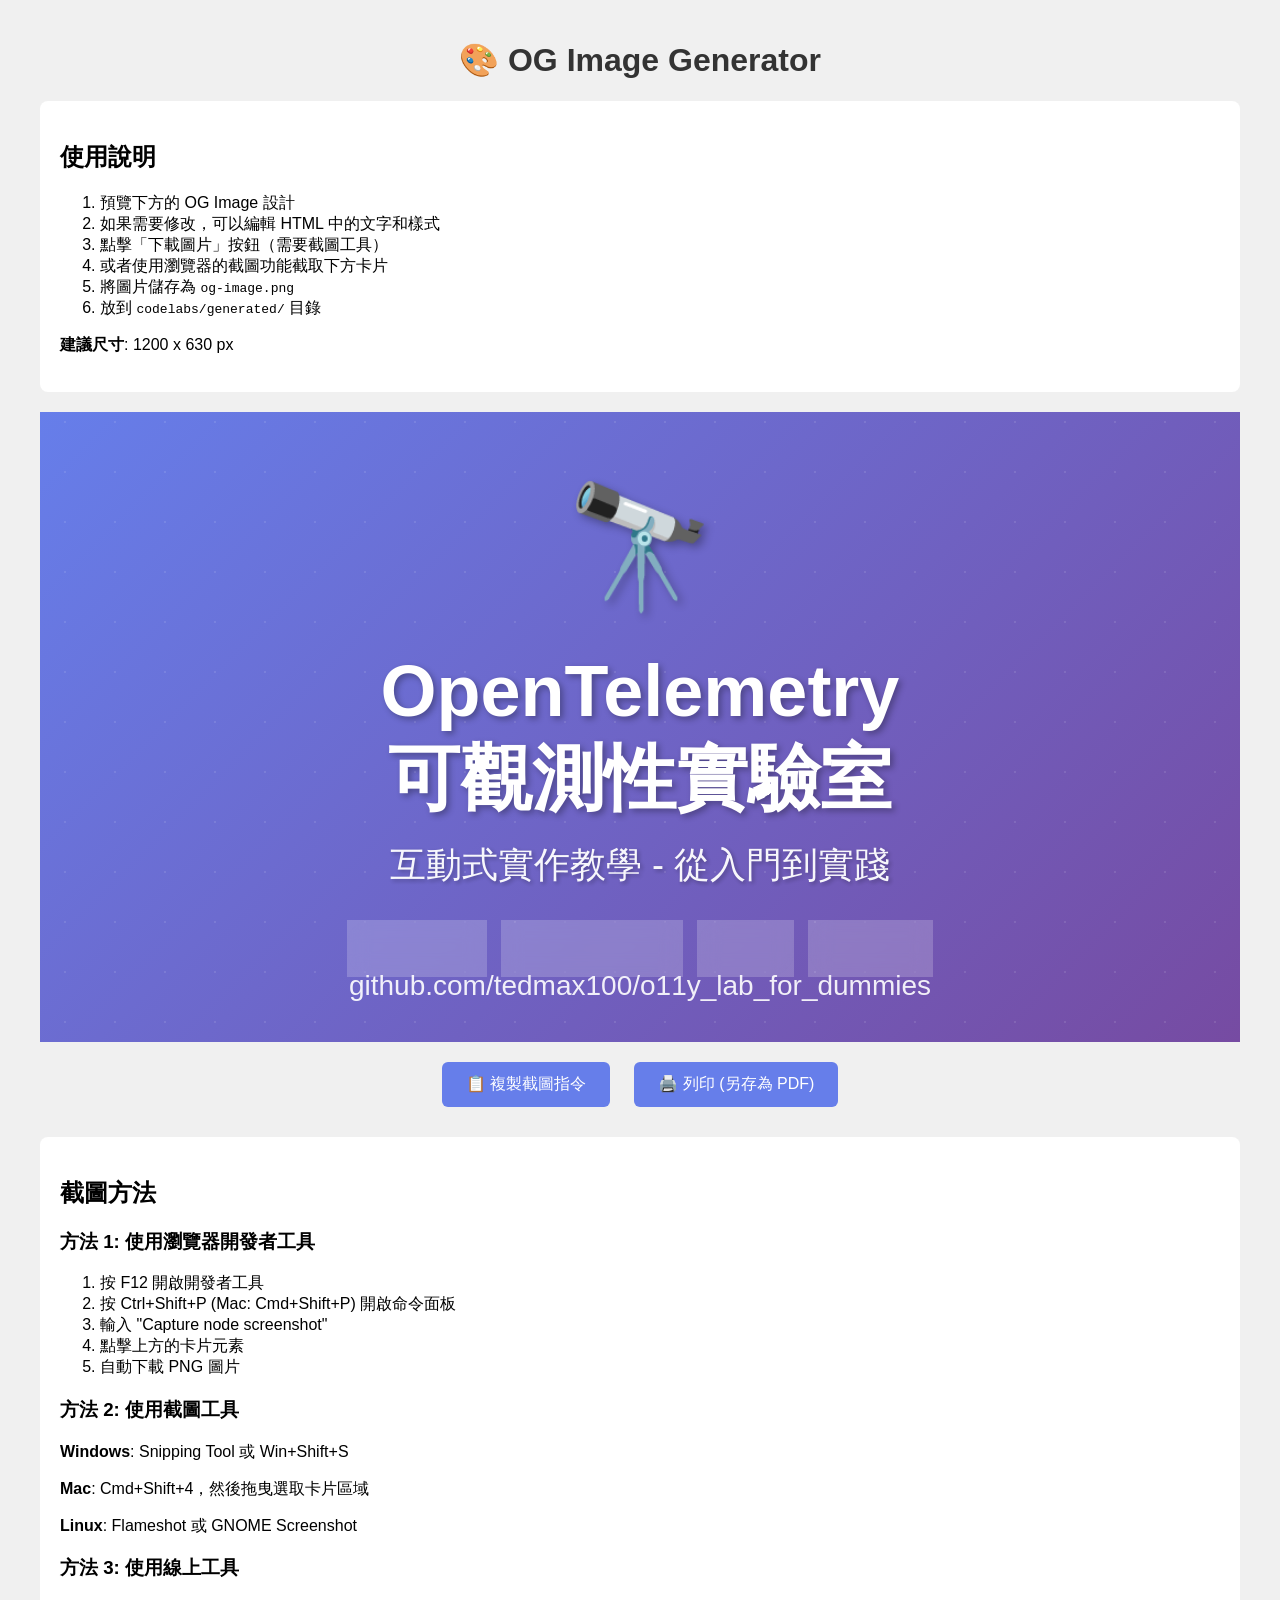
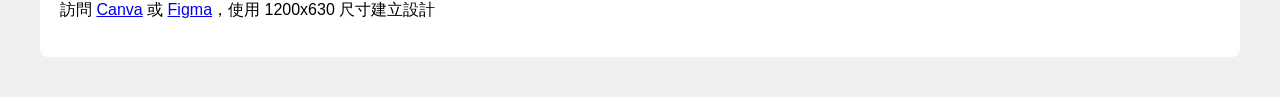
<file: codelabs/generate-og-image.html>
<!DOCTYPE html>
<html lang="zh-TW">
<head>
    <meta charset="UTF-8">
    <meta name="viewport" content="width=device-width, initial-scale=1.0">
    <title>OG Image Generator</title>
    <style>
        body {
            margin: 0;
            padding: 20px;
            font-family: Arial, sans-serif;
            background: #f0f0f0;
        }

        .container {
            max-width: 1200px;
            margin: 0 auto;
        }

        h1 {
            text-align: center;
            color: #333;
        }

        .instructions {
            background: white;
            padding: 20px;
            border-radius: 8px;
            margin-bottom: 20px;
        }

        .og-card {
            width: 1200px;
            height: 630px;
            background: linear-gradient(135deg, #667eea 0%, #764ba2 100%);
            display: flex;
            flex-direction: column;
            justify-content: center;
            align-items: center;
            color: white;
            text-align: center;
            padding: 60px;
            box-sizing: border-box;
            position: relative;
            overflow: hidden;
        }

        .og-card::before {
            content: '';
            position: absolute;
            top: -50%;
            left: -50%;
            width: 200%;
            height: 200%;
            background: radial-gradient(circle, rgba(255,255,255,0.1) 1px, transparent 1px);
            background-size: 50px 50px;
            animation: drift 20s linear infinite;
        }

        @keyframes drift {
            0% { transform: translate(0, 0); }
            100% { transform: translate(50px, 50px); }
        }

        .og-emoji {
            font-size: 120px;
            margin-bottom: 30px;
            z-index: 1;
            text-shadow: 4px 4px 8px rgba(0,0,0,0.3);
        }

        .og-title {
            font-size: 72px;
            font-weight: bold;
            margin-bottom: 20px;
            z-index: 1;
            text-shadow: 3px 3px 6px rgba(0,0,0,0.3);
            line-height: 1.2;
        }

        .og-subtitle {
            font-size: 36px;
            opacity: 0.95;
            margin-bottom: 30px;
            z-index: 1;
            text-shadow: 2px 2px 4px rgba(0,0,0,0.3);
        }

        .og-tags {
            display: flex;
            gap: 15px;
            flex-wrap: wrap;
            justify-content: center;
            z-index: 1;
        }

        .og-tag {
            background: rgba(255,255,255,0.2);
            backdrop-filter: blur(10px);
            padding: 12px 24px;
            border-radius: 25px;
            font-size: 24px;
            font-weight: 500;
            border: 2px solid rgba(255,255,255,0.3);
        }

        .og-footer {
            position: absolute;
            bottom: 40px;
            font-size: 28px;
            opacity: 0.9;
            z-index: 1;
        }

        .buttons {
            text-align: center;
            margin-top: 20px;
        }

        button {
            background: #667eea;
            color: white;
            border: none;
            padding: 12px 24px;
            font-size: 16px;
            border-radius: 6px;
            cursor: pointer;
            margin: 0 10px;
        }

        button:hover {
            background: #5568d3;
        }
    </style>
</head>
<body>
    <div class="container">
        <h1>🎨 OG Image Generator</h1>

        <div class="instructions">
            <h2>使用說明</h2>
            <ol>
                <li>預覽下方的 OG Image 設計</li>
                <li>如果需要修改，可以編輯 HTML 中的文字和樣式</li>
                <li>點擊「下載圖片」按鈕（需要截圖工具）</li>
                <li>或者使用瀏覽器的截圖功能截取下方卡片</li>
                <li>將圖片儲存為 <code>og-image.png</code></li>
                <li>放到 <code>codelabs/generated/</code> 目錄</li>
            </ol>
            <p><strong>建議尺寸</strong>: 1200 x 630 px</p>
        </div>

        <div id="og-card" class="og-card">
            <div class="og-emoji">🔭</div>
            <div class="og-title">OpenTelemetry<br>可觀測性實驗室</div>
            <div class="og-subtitle">互動式實作教學 - 從入門到實踐</div>
            <div class="og-tags">
                <span class="og-tag">Grafana</span>
                <span class="og-tag">Prometheus</span>
                <span class="og-tag">Loki</span>
                <span class="og-tag">Tempo</span>
            </div>
            <div class="og-footer">github.com/tedmax100/o11y_lab_for_dummies</div>
        </div>

        <div class="buttons">
            <button onclick="copyToClipboard()">📋 複製截圖指令</button>
            <button onclick="window.print()">🖨️ 列印 (另存為 PDF)</button>
        </div>

        <div class="instructions" style="margin-top: 30px;">
            <h2>截圖方法</h2>

            <h3>方法 1: 使用瀏覽器開發者工具</h3>
            <ol>
                <li>按 F12 開啟開發者工具</li>
                <li>按 Ctrl+Shift+P (Mac: Cmd+Shift+P) 開啟命令面板</li>
                <li>輸入 "Capture node screenshot"</li>
                <li>點擊上方的卡片元素</li>
                <li>自動下載 PNG 圖片</li>
            </ol>

            <h3>方法 2: 使用截圖工具</h3>
            <p><strong>Windows</strong>: Snipping Tool 或 Win+Shift+S</p>
            <p><strong>Mac</strong>: Cmd+Shift+4，然後拖曳選取卡片區域</p>
            <p><strong>Linux</strong>: Flameshot 或 GNOME Screenshot</p>

            <h3>方法 3: 使用線上工具</h3>
            <p>訪問 <a href="https://www.canva.com/" target="_blank">Canva</a> 或 <a href="https://www.figma.com/" target="_blank">Figma</a>，使用 1200x630 尺寸建立設計</p>
        </div>
    </div>

    <script>
        function copyToClipboard() {
            const text = `# 使用 Chrome DevTools 截圖
# 1. 開啟此 HTML 檔案
# 2. 按 F12 開啟開發者工具
# 3. 按 Ctrl+Shift+P 開啟命令面板
# 4. 輸入 "Capture node screenshot"
# 5. 點擊卡片元素
# 6. 下載的圖片重新命名為 og-image.png

# 或使用 Puppeteer (需要 Node.js)
# npm install puppeteer
# node -e "const puppeteer = require('puppeteer'); (async () => { const browser = await puppeteer.launch(); const page = await browser.newPage(); await page.setViewport({width: 1200, height: 630}); await page.goto('file://' + process.cwd() + '/generate-og-image.html'); const element = await page.$('#og-card'); await element.screenshot({path: 'og-image.png'}); await browser.close(); })();"`;

            navigator.clipboard.writeText(text).then(() => {
                alert('已複製到剪貼簿！');
            }).catch(() => {
                alert('複製失敗，請手動複製上方的指令');
            });
        }
    </script>
</body>
</html>
</file>
<file: codelabs/generated/claat-public/codelab-elements.css>
google-codelab-about .codelab-title{width:100%;text-align:center;font-size:32px;margin:20px auto 30px auto;line-height:45px;max-width:700px}google-codelab-about .codelab-title .token{display:inline-block;margin:0 5px}google-codelab-about .about-card{display:flex;flex-direction:column;border:1px #dadce0 solid;border-radius:5px;background:#fff;max-width:800px;margin:0 auto 30px auto;padding:20px}google-codelab-about .about-card h2{font-weight:500;font-weight:400 !important;line-height:1em !important;margin:0 !important;font-size:28px}google-codelab-about .about-card>*:not(:first-child){padding-top:30px}google-codelab-about .about-card .material-icons{margin-right:10px;top:6px;position:relative}

/*# sourceMappingURL=google_codelab_about_scss_bin.css.map */google-codelab-step{line-height:24px;display:block}google-codelab-step pre,google-codelab-step code{font-family:'Source Code Pro', Helvetica, Arial;font-size:inherit;border-radius:4px;overflow-x:auto;overflow-y:visible}google-codelab-step code{background-color:#E8EAEd;padding:0.1em 0.3em}google-codelab-step pre{display:block;color:white;background-color:#28323f;padding:14px;-webkit-text-size-adjust:none;line-height:1.4}google-codelab-step pre>code{padding:0;background-color:transparent}google-codelab-step code em{color:#97C8F2}google-codelab-step pre .str,google-codelab-step code .str{color:#34A853}google-codelab-step pre .kwd,google-codelab-step code .kwd{color:#F538A0}google-codelab-step pre .com,google-codelab-step code .com{color:#BDC1C6;font-style:italic}google-codelab-step pre .typ,google-codelab-step code .typ{color:#24C1E0}google-codelab-step pre .lit,google-codelab-step code .lit{color:#4285F4}google-codelab-step pre .pun,google-codelab-step code .pun{color:#F8F9FA}google-codelab-step pre .pln,google-codelab-step code .pln{color:#F8F9FA}google-codelab-step pre .tag,google-codelab-step code .tag{color:#24C1E0}google-codelab-step pre .atn,google-codelab-step code .atn{color:#EDA912}google-codelab-step pre .atv,google-codelab-step code .atv{color:#34A853}google-codelab-step pre .dec,google-codelab-step code .dec{color:#5195EA}google-codelab-step paper-button{display:inline-flex;align-items:center;justify-content:center;position:relative;box-sizing:border-box;min-width:5.14em;margin:0 0.29em;background:transparent;-webkit-tap-highlight-color:transparent;font:inherit;text-transform:uppercase;outline-width:0;border-radius:3px;user-select:none;cursor:pointer;z-index:0;padding:0.7em 0.57em;font-family:'Roboto', 'Noto', sans-serif;-webkit-font-smoothing:antialiased;box-shadow:0 2px 2px 0 rgba(0,0,0,0.14),0 1px 5px 0 rgba(0,0,0,0.12),0 3px 1px -2px rgba(0,0,0,0.2)}google-codelab-step h2.step-title{font-family:'Google Sans', Arial, sans-serif !important;font-size:28px !important;font-weight:400 !important;line-height:1em !important;margin:0 0 30px !important}google-codelab:not([theme="minimal"]) google-codelab-step .instructions{box-shadow:0px 1px 2px 0px rgba(60,64,67,0.3),0px 2px 6px 2px rgba(60,64,67,0.15);background:#fff;max-width:800px;font-size:14px;margin:0 auto;margin-bottom:90px;border-radius:4px}google-codelab-step .instructions .inner{padding:24px}google-codelab[theme="minimal"] google-codelab-step .instructions .inner{padding:0 24px}@media (max-width: 800px){google-codelab .instructions{margin:0 0 16px 0}}google-codelab:not([theme="minimal"]) google-codelab-step .instructions a,google-codelab:not([theme="minimal"]) google-codelab-step .instructions a:visited{color:#1A73E8}google-codelab:not([theme="minimal"]) google-codelab-step .instructions h2,google-codelab:not([theme="minimal"]) google-codelab-step .instructions h3,google-codelab:not([theme="minimal"]) google-codelab-step .instructions h4{font-weight:400;margin:0}google-codelab:not([theme="minimal"]) google-codelab-step .instructions h2{font-weight:300;line-height:1em;font-size:22px}google-codelab:not([theme="minimal"]) google-codelab-step .instructions{line-height:24px}google-codelab:not([theme="minimal"]) google-codelab-step .instructions li{margin:0.5em 0}google-codelab:not([theme="minimal"]) google-codelab-step .instructions h2{font-weight:500;margin:20px 0 0 0;font-size:20px}google-codelab:not([theme="minimal"]) google-codelab-step .instructions h3{font-weight:500;margin:20px 0 0 0}google-codelab:not([theme="minimal"]) google-codelab-step .instructions aside{padding:0.5em 1em;margin:2em 0;border-left:4px solid;border-radius:4px}google-codelab:not([theme="minimal"]) google-codelab-step .instructions aside p{margin:0.5em 0}google-codelab:not([theme="minimal"]) google-codelab-step .instructions aside.note,google-codelab:not([theme="minimal"]) google-codelab-step .instructions aside.notice{border-color:#EA8600;background:#FEF7E0;color:#212124}google-codelab:not([theme="minimal"]) google-codelab-step .instructions aside.tip,google-codelab:not([theme="minimal"]) google-codelab-step .instructions aside.special{border-color:#137333;background:#E6F4EA;color:#212124}google-codelab:not([theme="minimal"]) google-codelab-step .instructions aside.warning{border-color:#EA8600;background:#FEF7E0;color:#212124}google-codelab-step .instructions aside.callout{background-color:#E8F0FE;margin:20px 0;padding:15px;border-left:3px solid #185ABC;border-radius:4px;color:#212124;font-size:14px;line-height:1.5}google-codelab-step aside.callout b{color:#185ABC}google-codelab-step .instructions ul.checklist{list-style:none;padding:0 0 0 1em}google-codelab-step .instructions ul.checklist li,google-codelab-step .instructions ::content ul.checklist li{padding-left:24px;background-size:20px;background-repeat:no-repeat;background-image:url("[data-uri]")}google-codelab-step .instructions table code,google-codelab-step .instructions h2 code{background:white}google-codelab-step .instructions .indented{margin-left:40px}google-codelab-step .instructions strong{font-weight:600}google-codelab-step .instructions :link paper-button{text-decoration:none !important}google-codelab-step .instructions paper-button{display:inline-block;border-radius:4px;color:#FFFFFF;font-family:'Google Sans', Arial, sans-serif;font-size:14px;font-weight:600;letter-spacing:.6px;padding-bottom:6px;padding-left:12px;padding-right:16px;padding-top:6px;text-transform:none}google-codelab-step .instructions paper-button a{text-decoration:none;color:inherit !important}google-codelab-step a paper-button{display:inline-block}google-codelab-step .instructions paper-button.colored{background-color:#1E8E3E}google-codelab-step .instructions paper-button.red{background-color:#D93025}google-codelab-step .instructions iron-icon{vertical-align:sub;margin-right:7px;margin-left:3px;font-size:16px}google-codelab-step .instructions img{max-width:100%;vertical-align:bottom}google-codelab-step .instructions .image-container{text-align:center}google-codelab-step .instructions table{border-spacing:0}google-codelab-step .instructions td{vertical-align:top;border-bottom:1px solid #CCC;padding:8px}google-codelab-step .instructions table p{margin:0}google-codelab:not([theme="minimal"]) .instructions h3.faq{border-bottom:1px solid #ddd}google-codelab:not([theme="minimal"]) .instructions ul.faq{list-style:none;padding-left:1em}google-codelab:not([theme="minimal"]) .instructions .faq li{font-size:1.1em;margin-bottom:0.8em}google-codelab:not([theme="minimal"]) .instructions .faq a{color:inherit;text-decoration:none}google-codelab:not([theme="minimal"]) .instructions .faq a:hover{text-decoration:underline}google-codelab-step .instructions .faq a[href*="cloud.google.com"]{padding-left:22px;background-size:20px;background-repeat:no-repeat;background-image:url("[data-uri]")}google-codelab-step .instructions .faq a[href*="stackoverflow.com"]{padding-left:22px;background-size:24px;background-repeat:no-repeat;background-image:url("[data-uri]")}google-codelab-step .instructions .faq a[href*="support.google.com/webmasters/"]{padding-left:24px;background-size:24px;background-repeat:no-repeat;background-image:url("[data-uri]")}google-codelab-step .instructions .faq a[href*="developer.android.com"],google-codelab-step .instructions .faq a[href*="android-developer"]{padding-left:20px;background-repeat:no-repeat;background-size:20px;background-image:url("[data-uri]")}google-codelab-step .instructions h3>a[href*="github"],google-codelab-step .instructions h3>a[href*="github"]:visited{color:black;text-decoration:none;padding-left:24px;background-repeat:no-repeat;background-size:18px;background-image:url("[data-uri]")}google-codelab-step .youtube-video{display:flex;margin:auto;width:560px;height:315px;border:none;max-width:100%;max-height:51vw}google-codelab-step .embedded-iframe{display:flex;margin:auto;width:560px;height:315px;border:none;max-width:100%;max-height:51vw}

/*# sourceMappingURL=google_codelab_step_scss_bin.css.map */google-codelab-survey{visibility:hidden}google-codelab-survey[upgraded]{visibility:visible}google-codelab-survey{display:block;margin:2em 0;padding:0;background:#e8f0fe;border-left:4px solid #185abc;border-radius:4px;color:#3c4043}google-codelab-survey h4{font-size:16px;font-weight:400;padding:.8em 0 0;margin:0}google-codelab-survey .survey-question-wrapper{padding:0.4em 0 1.1em 30px}google-codelab-survey .survey-question-options{padding:.8em 0 0}.survey-option-wrapper{cursor:pointer;display:block;padding:0 0 4px;position:relative;-webkit-user-select:none;-moz-user-select:none;-ms-user-select:none;user-select:none;vertical-align:middle}google-codelab-survey .option-text{color:#212121;font-size:16px;padding-left:24px}.survey-option-wrapper input{position:absolute;opacity:0}.custom-radio-button{position:absolute;top:5px;left:0;height:13px;width:13px;background-color:#fff;border:2px solid #3f51b5;border-radius:50%}.custom-radio-button:after{content:"";position:absolute;display:none}.survey-option-wrapper input:checked ~ .custom-radio-button:after{display:block}.survey-option-wrapper .custom-radio-button:after{top:1px;left:1px;width:7px;height:7px;border-radius:50%;background:#3f51b5}

/*# sourceMappingURL=google_codelab_survey_scss_bin.css.map */html,body{height:100%;width:100%;margin:0;padding:0}body{font-family:"Roboto",sans-serif;transition:opacity ease-in 0.2s}*{box-sizing:border-box}[hidden]{display:none !important}google-codelab{display:flex;width:100%;height:100%;padding-top:64px}google-codelab #main{display:flex;flex-direction:column;flex-grow:1;position:relative;background:#F8F9FA}google-codelab #codelab-title{position:fixed;top:0;left:0;width:100%;background:#FFFFFF;box-shadow:0px 1px 2px 0px rgba(60,64,67,0.3),0px 2px 6px 2px rgba(60,64,67,0.15);color:#3C4043;display:flex;align-items:center;justify-content:space-between;height:64px;padding:0 36px 0 16px;-webkit-font-smoothing:antialiased;z-index:1000}google-codelab #codelab-title h1{font-size:20px;font-weight:400;margin:0 8px;font-family:'Roboto', 'Noto', sans-serif;flex-grow:1;flex-shrink:1;white-space:nowrap;text-overflow:ellipsis;overflow:hidden;width:0;display:inline-block}google-codelab #codelab-title .time-remaining{flex-shrink:0;flex-grow:0;display:flex;align-items:center;font-size:16px;font-weight:400;white-space:nowrap}google-codelab #codelab-title .time-remaining i{margin-right:3px}google-codelab #codelab-nav-buttons{display:flex;align-items:center;flex-grow:0;flex-shrink:0}google-codelab #codelab-nav-buttons #arrow-back,google-codelab #codelab-nav-buttons #menu{display:flex;text-decoration:none;color:#3C4043;width:40px;height:40px;justify-content:center;align-items:center}google-codelab #controls{position:absolute;bottom:32px;left:0;right:0;display:flex;justify-content:center;padding:0 32px;flex-direction:column;z-index:1001}google-codelab #fabs{display:flex;flex-grow:1;max-width:1025px;width:100%;margin:0 auto}google-codelab #fabs .spacer{flex-grow:1}#previous-step,#next-step,#done{border-radius:4px;font-family:'Google Sans', Arial, sans-serif;font-size:14px;font-weight:600;letter-spacing:.6px;line-height:24px;padding-bottom:6px;padding-left:24px;padding-right:24px;padding-top:6px;pointer-events:initial;text-transform:none;background:#FFFFFF;color:#1A73E8;transform:scale(1, 1);transition:transform 300ms ease-in-out;box-shadow:0 2px 2px 0 rgba(0,0,0,0.14),0 1px 5px 0 rgba(0,0,0,0.12),0 3px 1px -2px rgba(0,0,0,0.2);text-decoration:none;-webkit-font-smoothing:antialiased}#next-step{color:#fff;background:#1A73E8}#done{background:#1E8E3E;color:#fff}google-codelab #fabs a[disappear]{transform:scale(0, 0)}#done{background:#0f9d58}google-codelab #drawer .codelab-time-container{display:none}@media (max-width: 768px){google-codelab #codelab-title .codelab-time-container{display:none}google-codelab #drawer .codelab-time-container{display:block;padding:20px 10px 10px 23px}google-codelab #drawer .time-remaining i{margin-right:9px}}google-codelab #drawer{background:#fff;width:256px;flex-shrink:0;position:relative;z-index:100;display:flex;flex-direction:column;background:#F8F9FA}google-codelab #drawer .steps{flex-shrink:1;flex-grow:1;overflow-x:visible;display:flex;max-height:calc(100% - 54px)}google-codelab #drawer .steps:only-child{max-height:100%}google-codelab #drawer .metadata .material-icons{top:6px;position:relative}google-codelab #drawer ol{margin:0;padding:16px 12px;counter-reset:li-count;list-style:none;overflow-x:visible;overflow-y:auto;flex-grow:1}google-codelab #drawer ol li{display:block;counter-increment:li-count}google-codelab #drawer ol li a{text-decoration:none;display:flex;align-items:center;font-size:14px;color:#80868B;padding:3px 10px;min-height:48px;font-weight:400;line-height:20px;box-sizing:content-box;position:relative;font-family:'Roboto', 'Noto', sans-serif;-webkit-font-smoothing:antialiased;transition:all 300ms ease-in-out;border:1px #dadce0 solid;border-radius:5px;margin:6px 0;background:white}google-codelab #drawer ol li a:active,google-codelab #drawer ol li a:focus{background:#c6c6c6;-webkit-tap-highlight-color:transparent;outline:0;border-color:#c6c6c6 !important}google-codelab #drawer ol li a .step{display:flex;align-items:center}google-codelab #drawer ol li .step:before{content:counter(li-count);display:inline-block;font-style:normal;width:26px;min-width:26px;color:#fff;background:#80868B;border-radius:50%;text-align:center;height:26px;vertical-align:middle;line-height:26px;margin-right:8px;font-weight:400;position:relative;z-index:2;transition:all 300ms ease-in-out}google-codelab #drawer ol li[selected] a,google-codelab #drawer ol li a:focus{color:#212121;font-weight:600;box-shadow:0 1px 2px 0 rgba(60,64,67,0.3),0 2px 6px 2px rgba(60,64,67,0.15)}google-codelab #drawer ol li[selected] a{border-color:#fff}google-codelab #drawer ol li[selected] .step:before{font-weight:600}google-codelab #drawer ol li[completed] a{color:#212121}google-codelab #drawer ol li[completed] .step:before{background-color:#1A73E8;color:#fff}google-codelab #drawer .metadata{color:#777;font-size:14px;padding:16px;flex-shrink:0}google-codelab #drawer .metadata a{color:currentcolor;margin-left:4px}google-codelab #codelab-nav-buttons #menu{display:none}google-codelab #drawer ol ::-webkit-scrollbar{-webkit-appearance:none;width:7px}google-codelab #drawer ol ::-webkit-scrollbar-thumb{border-radius:4px;background-color:rgba(0,0,0,0.5);-webkit-box-shadow:0 0 1px rgba(255,255,255,0.5)}@media (max-width: 768px){google-codelab{display:block;position:relative}google-codelab #main{height:100%}google-codelab #codelab-nav-buttons #arrow-back{display:none}google-codelab #codelab-nav-buttons #menu{display:flex}google-codelab #drawer{width:256px;position:absolute;left:0;top:0;bottom:0;z-index:1001;will-change:transform;box-shadow:2px 2px 4px transparent;pointer-events:none;transform:translate3d(-100%, 0, 0);transition:transform ease-in-out 0.3s,box-shadow 0.3s}google-codelab[drawer--open] #drawer{box-shadow:2px 2px 4px rgba(0,0,0,0.15);transform:translate3d(0, 0, 0);pointer-events:all}google-codelab #main::before{content:'';top:0;left:0;right:0;bottom:0;position:absolute;transition:opacity ease-in-out 0.38s;background-color:rgba(0,0,0,0.3);z-index:10;pointer-events:none;opacity:0}google-codelab[drawer--open] #main::before{opacity:1;pointer-events:all}}google-codelab #steps{overflow:hidden;flex-direction:column;position:relative;flex-grow:1}google-codelab google-codelab-step{display:none;width:100%;transform:translate3d(0, 0, 0);position:absolute;top:0;left:0;right:0;bottom:0;padding-top:32px;overflow-y:auto;overflow-x:hidden}google-codelab google-codelab-step[animating],google-codelab google-codelab-step[selected]{display:block;transform-origin:0 50% 0;animation-fill-mode:both}google-codelab google-codelab-step[animating]{pointer-events:none;position:absolute;overflow:hidden}

/*# sourceMappingURL=google_codelab_scss_bin.css.map */


/* ==========================================================================
   Google DevSite Modern Code Block & Callout Styling Extension
   ========================================================================== */

.codelab-code-wrapper {
  position: relative;
  margin: 1.6em 0;
  border-radius: 8px;
  overflow: hidden;
  box-shadow: 0 1px 3px rgba(60, 64, 67, 0.12), 0 1px 2px rgba(60, 64, 67, 0.08);
  transition: all 0.2s ease;
}

.codelab-code-wrapper.theme-dark {
  background-color: #202124 !important;
  border: 1px solid #3c4043;
}

.codelab-code-wrapper.theme-light {
  background-color: #f8f9fa !important;
  border: 1px solid #dadce0;
}

.codelab-code-header {
  display: flex;
  align-items: center;
  justify-content: space-between;
  padding: 8px 16px;
  font-family: 'Google Sans', -apple-system, BlinkMacSystemFont, "Segoe UI", Roboto, sans-serif;
  user-select: none;
  font-size: 12px;
}

.codelab-code-wrapper.theme-dark .codelab-code-header {
  background-color: #282a2e;
  border-bottom: 1px solid #3c4043;
  color: #9aa0a6;
}

.codelab-code-wrapper.theme-light .codelab-code-header {
  background-color: #edf2f7;
  border-bottom: 1px solid #e2e8f0;
  color: #5f6368;
}

.codelab-code-lang {
  font-weight: 700;
  text-transform: uppercase;
  letter-spacing: 0.6px;
  font-size: 11px;
  display: flex;
  align-items: center;
  gap: 6px;
}

.codelab-code-lang::before {
  content: "";
  display: inline-block;
  width: 8px;
  height: 8px;
  border-radius: 50%;
  background-color: #1a73e8;
}

.codelab-code-actions {
  display: flex;
  align-items: center;
  gap: 8px;
}

.codelab-btn {
  display: inline-flex;
  align-items: center;
  gap: 6px;
  padding: 5px 10px;
  border-radius: 5px;
  border: 1px solid transparent;
  cursor: pointer;
  font-size: 12px;
  font-weight: 500;
  font-family: inherit;
  transition: all 0.15s ease-in-out;
  background: transparent;
  outline: none;
}

.codelab-code-wrapper.theme-dark .codelab-btn {
  color: #e8eaed;
  background-color: rgba(255, 255, 255, 0.05);
}
.codelab-code-wrapper.theme-dark .codelab-btn:hover {
  background-color: #3c4043;
  border-color: #5f6368;
}

.codelab-code-wrapper.theme-light .codelab-btn {
  color: #3c4043;
  background-color: rgba(0, 0, 0, 0.04);
}
.codelab-code-wrapper.theme-light .codelab-btn:hover {
  background-color: #e2e8f0;
  border-color: #cbd5e1;
}

.codelab-code-wrapper pre {
  margin: 0 !important;
  padding: 16px 18px !important;
  border-radius: 0 !important;
  border: none !important;
  overflow-x: auto;
  font-family: "Roboto Mono", Consolas, "Fira Code", monospace !important;
  font-size: 13.5px !important;
  line-height: 1.65 !important;
}

.codelab-code-wrapper.theme-dark pre,
.codelab-code-wrapper.theme-dark pre code {
  background-color: #202124 !important;
  color: #f1f3f4 !important;
}

.codelab-code-wrapper.theme-light pre,
.codelab-code-wrapper.theme-light pre code {
  background-color: #f8f9fa !important;
  color: #202124 !important;
}

/* Syntax highlighting in Dark mode */
.codelab-code-wrapper.theme-dark .kwd { color: #78d9ec !important; font-weight: 600; }
.codelab-code-wrapper.theme-dark .str { color: #9ccc65 !important; }
.codelab-code-wrapper.theme-dark .com { color: #9aa0a6 !important; font-style: italic; }
.codelab-code-wrapper.theme-dark .lit { color: #fbbc04 !important; }
.codelab-code-wrapper.theme-dark .typ { color: #d7aefb !important; }
.codelab-code-wrapper.theme-dark .pun,
.codelab-code-wrapper.theme-dark .opn,
.codelab-code-wrapper.theme-dark .clo { color: #cfd8dc !important; }
.codelab-code-wrapper.theme-dark .pln { color: #f1f3f4 !important; }

/* Syntax highlighting in Light mode */
.codelab-code-wrapper.theme-light .kwd { color: #1967d2 !important; font-weight: 600; }
.codelab-code-wrapper.theme-light .str { color: #188038 !important; }
.codelab-code-wrapper.theme-light .com { color: #5f6368 !important; font-style: italic; }
.codelab-code-wrapper.theme-light .lit { color: #b06000 !important; }
.codelab-code-wrapper.theme-light .typ { color: #7b1fa2 !important; }
.codelab-code-wrapper.theme-light .pun,
.codelab-code-wrapper.theme-light .opn,
.codelab-code-wrapper.theme-light .clo { color: #3c4043 !important; }
.codelab-code-wrapper.theme-light .pln { color: #202124 !important; }

/* Callout Styling (區塊有底色) */
.codelab-callout {
  position: relative;
  margin: 1.8em 0;
  padding: 16px 22px 16px 56px;
  border-radius: 8px;
  font-size: 14.5px;
  line-height: 1.65;
  box-shadow: 0 1px 3px rgba(60, 64, 67, 0.08);
}

.codelab-callout .callout-icon {
  position: absolute;
  top: 16px;
  left: 18px;
  font-size: 22px;
  line-height: 1;
}

.codelab-callout-header {
  font-weight: 700;
  font-size: 15px;
  margin-bottom: 6px;
  display: flex;
  align-items: center;
  gap: 6px;
}

.codelab-callout-positive {
  background-color: #e6f4ea;
  border-left: 5px solid #137333;
  color: #137333;
}
.codelab-callout-positive .callout-body {
  color: #202124;
}
.codelab-callout-positive code {
  background-color: rgba(19, 115, 51, 0.12) !important;
  color: #137333 !important;
  padding: 2px 6px;
  border-radius: 4px;
}

.codelab-callout-negative {
  background-color: #fef7e0;
  border-left: 5px solid #f9ab00;
  color: #b06000;
}
.codelab-callout-negative .callout-body {
  color: #202124;
}
.codelab-callout-negative code {
  background-color: rgba(176, 96, 0, 0.12) !important;
  color: #b06000 !important;
  padding: 2px 6px;
  border-radius: 4px;
}

.codelab-callout-info {
  background-color: #e8f0fe;
  border-left: 5px solid #1a73e8;
  color: #1a73e8;
}
.codelab-callout-info .callout-body {
  color: #202124;
}
.codelab-callout-info code {
  background-color: rgba(26, 115, 232, 0.12) !important;
  color: #1a73e8 !important;
  padding: 2px 6px;
  border-radius: 4px;
.codelab-callout a {
  color: #1a73e8 !important;
  text-decoration: underline !important;
  font-weight: 600 !important;
}
.codelab-callout a:hover {
  color: #1557b0 !important;
}
.codelab-callout a code {
  color: #1a73e8 !important;
  background-color: rgba(26, 115, 232, 0.12) !important;
  text-decoration: underline !important;
}

/* Also style native blockquotes */
google-codelab-step blockquote {
  margin: 1.8em 0;
  padding: 14px 20px 14px 50px;
  background-color: #f1f3f4;
  border-left: 4px solid #1a73e8;
  border-radius: 8px;
  position: relative;
  font-style: normal;
  color: #3c4043;
}
google-codelab-step blockquote::before {
  content: "💡";
  position: absolute;
  top: 14px;
  left: 16px;
  font-size: 20px;
}
</file>
